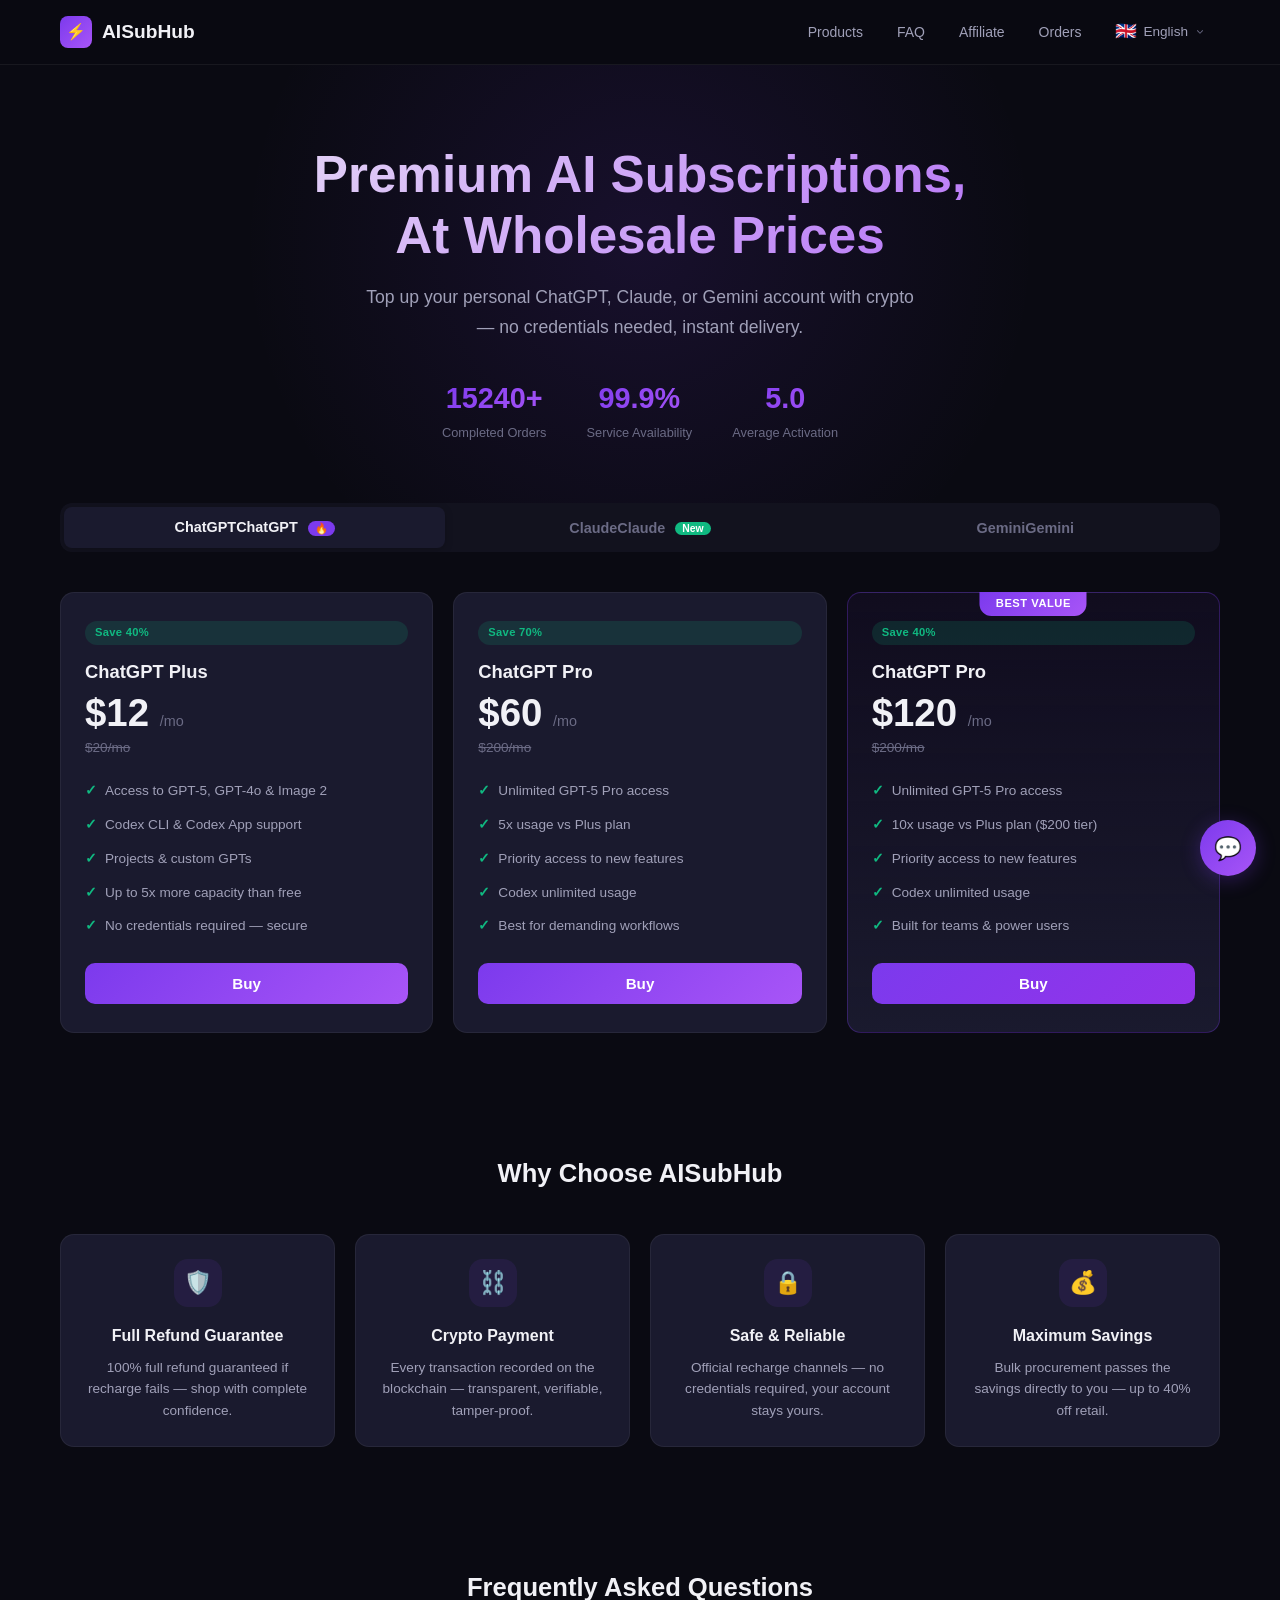
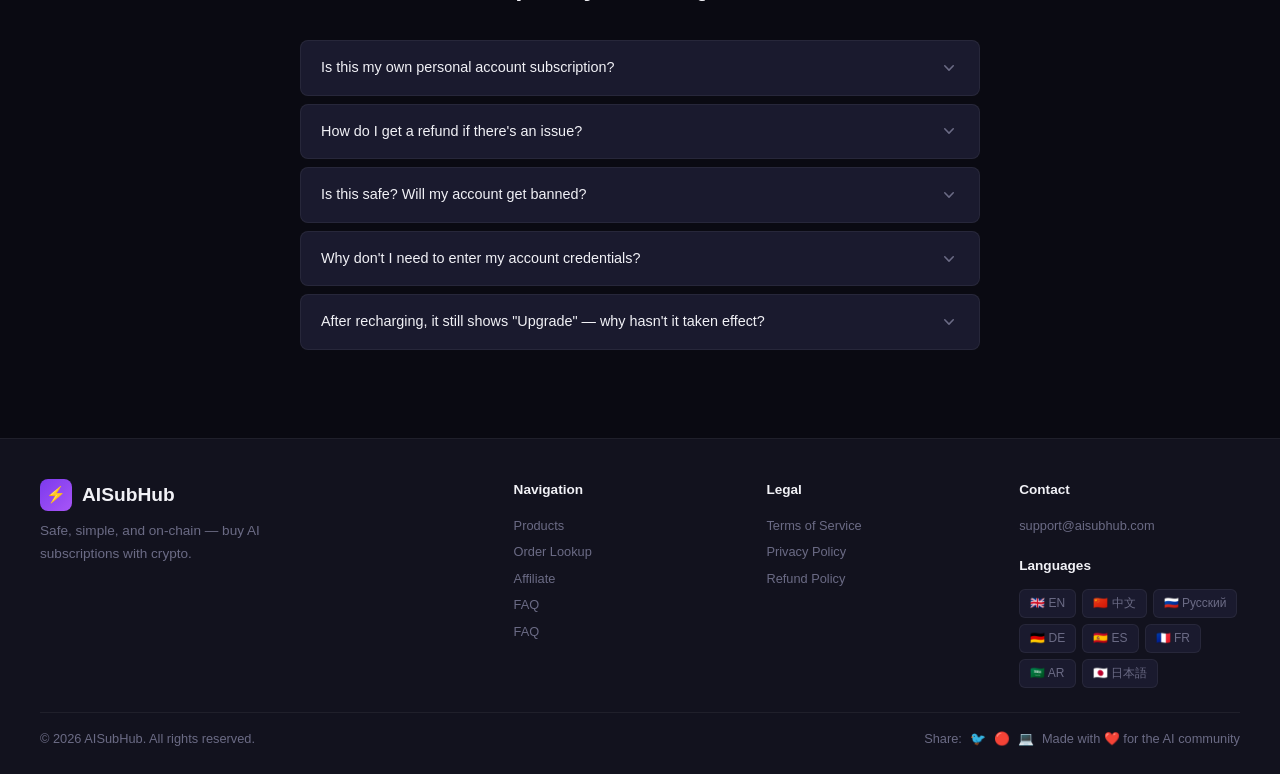
<file: index.html>
<!DOCTYPE html>
<html lang="en" dir="ltr">
<head>
  <meta charset="UTF-8">
  <meta name="viewport" content="width=device-width, initial-scale=1, viewport-fit=cover">
  <meta name="theme-color" content="#7c3aed">

  <title>AISubHub — Premium AI Subscriptions at Wholesale Prices</title>
  <meta name="description" content="Buy cheap ChatGPT Plus, Claude Pro & Gemini Pro subscriptions with crypto. Top up your personal account — no credentials required.">
  <meta name="robots" content="index, follow">

  <meta property="og:type" content="website">
  <meta property="og:title" content="AISubHub — Premium AI Subscriptions at Wholesale Prices">
  <meta property="og:description" content="Buy cheap AI subscriptions with crypto. Personal account top-up, no credentials needed.">
  <meta property="og:url" content="https://aisubhub.pages.dev">
  <meta property="og:image" content="https://aisubhub.pages.dev/og-image.png">
  <meta property="og:image:width" content="1200">
  <meta property="og:image:height" content="630">

  <meta name="twitter:card" content="summary_large_image">
  <meta name="twitter:title" content="AISubHub — Premium AI Subscriptions at Wholesale Prices">
  <meta name="twitter:description" content="Buy cheap AI subscriptions with crypto. Up to 40% off ChatGPT Plus, Claude Pro & Gemini Pro.">

  <link rel="icon" href="data:image/svg+xml,<svg xmlns='http://www.w3.org/2000/svg' viewBox='0 0 32 32'><text y='28' font-size='28'>⚡</text></svg>">

  <link rel="stylesheet" href="css/style.css">
</head>
<body>

  <!-- ==========================================
       Header
       ========================================== -->
  <header class="header" role="banner">
    <div class="header-inner">
      <a href="/" class="logo">
        <span class="logo-icon">⚡</span>
        <span>AISubHub</span>
      </a>

      <nav class="header-nav" id="mobileNav" aria-label="Primary">
        <a href="#products" class="nav-link" data-i18n="nav_products">Products</a>
        <a href="#faq" class="nav-link" data-i18n="nav_faq">FAQ</a>
        <a href="/affiliate" class="nav-link" data-i18n="affiliate">Affiliate</a>
        <a href="#" class="nav-link" data-i18n="nav_orders" rel="nofollow">Orders</a>

        <!-- Language Switcher -->
        <div style="position:relative">
          <button type="button" class="lang-btn" id="langToggle" aria-label="Language">
            <span class="flag">🇬🇧</span>
            <span class="lang-label" style="font-size:0.85rem">English</span>
            <svg width="12" height="12" viewBox="0 0 20 20" fill="currentColor" style="color:var(--text-tertiary)">
              <path fill-rule="evenodd" d="M5.23 7.21a.75.75 0 011.06.02L10 11.06l3.71-3.83a.75.75 0 111.08 1.04l-4.25 4.39a.75.75 0 01-1.08 0L5.21 8.27a.75.75 0 01.02-1.06z" clip-rule="evenodd"/>
            </svg>
          </button>
          <div class="hidden" id="langMenu"
               style="position:absolute;right:0;top:calc(100% + 8px);min-width:150px;background:var(--bg-secondary);border:1px solid var(--border-light);border-radius:12px;padding:6px;z-index:50;box-shadow:var(--shadow-modal)">
            <a href="#" hreflang="en" data-lang="en" class="brand-text" style="display:flex;align-items:center;gap:8px;padding:8px 12px;border-radius:8px;font-size:0.85rem;text-decoration:none;color:var(--text-primary);font-weight:600">🇬🇧 English</a>
            <a href="#" hreflang="zh-CN" data-lang="zh-CN" style="display:flex;align-items:center;gap:8px;padding:8px 12px;border-radius:8px;font-size:0.85rem;text-decoration:none;color:var(--text-secondary)">🇨🇳 中文</a>
            <a href="#" hreflang="ru" data-lang="ru" style="display:flex;align-items:center;gap:8px;padding:8px 12px;border-radius:8px;font-size:0.85rem;text-decoration:none;color:var(--text-secondary)">🇷🇺 Русский</a>
            <a href="#" hreflang="de" data-lang="de" style="display:flex;align-items:center;gap:8px;padding:8px 12px;border-radius:8px;font-size:0.85rem;text-decoration:none;color:var(--text-secondary)">🇩🇪 Deutsch</a>
            <a href="#" hreflang="es" data-lang="es" style="display:flex;align-items:center;gap:8px;padding:8px 12px;border-radius:8px;font-size:0.85rem;text-decoration:none;color:var(--text-secondary)">🇪🇸 Español</a>
            <a href="#" hreflang="fr" data-lang="fr" style="display:flex;align-items:center;gap:8px;padding:8px 12px;border-radius:8px;font-size:0.85rem;text-decoration:none;color:var(--text-secondary)">🇫🇷 Français</a>
            <a href="#" hreflang="ar" data-lang="ar" style="display:flex;align-items:center;gap:8px;padding:8px 12px;border-radius:8px;font-size:0.85rem;text-decoration:none;color:var(--text-secondary)">🇸🇦 العربية</a>
            <a href="#" hreflang="ja" data-lang="ja" style="display:flex;align-items:center;gap:8px;padding:8px 12px;border-radius:8px;font-size:0.85rem;text-decoration:none;color:var(--text-secondary)">🇯🇵 日本語</a>
          </div>
        </div>
      </nav>

      <button class="menu-toggle" id="menuToggle" aria-label="Menu">
        <svg viewBox="0 0 24 24" fill="none" stroke="currentColor" stroke-width="2">
          <path d="M4 6h16M4 12h16M4 18h16"/>
        </svg>
      </button>
    </div>
  </header>

  <!-- ==========================================
       Main
       ========================================== -->
  <main>

    <!-- ==========================================
         Hero
         ========================================== -->
    <section class="hero">
      <div class="hero-bg"></div>
      <h1 data-i18n="hero_title" data-i18n-html="true">Premium AI Subscriptions,<br>At Wholesale Prices</h1>
      <p data-i18n="hero_sub" data-i18n-html="true">Top up your personal ChatGPT, Claude, or Gemini account with crypto — no credentials needed, instant delivery.</p>

      <div class="hero-stats">
        <div class="stat-item">
          <div class="stat-number" data-target="15240" data-int="true" data-suffix="+">0+</div>
          <div class="stat-label" data-i18n="orders_completed">Completed Orders</div>
        </div>
        <div class="stat-item">
          <div class="stat-number" data-target="99.9" data-suffix="%">0%</div>
          <div class="stat-label" data-i18n="service_uptime">Service Availability</div>
        </div>
        <div class="stat-item">
          <div class="stat-number" data-target="5" data-suffix="">0</div>
          <div class="stat-label" data-i18n="avg_activation">Min Average Activation</div>
        </div>
      </div>
    </section>

    <!-- ==========================================
         Products
         ========================================== -->
    <section class="products-section" id="products">
      <!-- Product Tabs -->
      <div class="product-tabs" role="tablist">
        <button class="product-tab active" data-product="chatgpt" role="tab" aria-selected="true">
          <span data-i18n="chatgpt">ChatGPT</span>
          <span class="tab-badge hot">🔥</span>
        </button>
        <button class="product-tab" data-product="claude" role="tab" aria-selected="false">
          <span data-i18n="claude">Claude</span>
          <span class="tab-badge new">New</span>
        </button>
        <button class="product-tab" data-product="gemini" role="tab" aria-selected="false">
          <span data-i18n="gemini">Gemini</span>
        </button>
      </div>

      <!-- Tab Panes -->
      <div class="tab-pane active" id="tab-chatgpt" role="tabpanel">
        <div class="product-grid" id="productGrid"></div>
      </div>
      <div class="tab-pane" id="tab-claude" role="tabpanel">
        <div class="product-grid" data-tab="claude"></div>
      </div>
      <div class="tab-pane" id="tab-gemini" role="tabpanel">
        <div class="product-grid" data-tab="gemini"></div>
      </div>
    </section>

    <!-- ==========================================
         Trust / Why Us
         ========================================== -->
    <section class="trust-section">
      <h2 data-i18n="why_title">Why Choose AISubHub</h2>
      <div class="trust-grid">
        <div class="trust-card">
          <div class="trust-icon">🛡️</div>
          <h3 data-i18n="trust_guarantee">Full Refund Guarantee</h3>
          <p data-i18n="trust_guarantee_desc">100% full refund guaranteed if recharge fails — shop with complete confidence.</p>
        </div>
        <div class="trust-card">
          <div class="trust-icon">⛓️</div>
          <h3 data-i18n="trust_crypto">Crypto Payment</h3>
          <p data-i18n="trust_crypto_desc">Every transaction recorded on the blockchain — transparent, verifiable, tamper-proof.</p>
        </div>
        <div class="trust-card">
          <div class="trust-icon">🔒</div>
          <h3 data-i18n="trust_safe">Safe & Reliable</h3>
          <p data-i18n="trust_safe_desc">Official recharge channels — no credentials required, your account stays yours.</p>
        </div>
        <div class="trust-card">
          <div class="trust-icon">💰</div>
          <h3 data-i18n="trust_savings">Maximum Savings</h3>
          <p data-i18n="trust_savings_desc">Bulk procurement passes the savings directly to you — up to 40% off retail.</p>
        </div>
      </div>
    </section>

    <!-- ==========================================
         FAQ
         ========================================== -->
    <section class="faq-section" id="faq">
      <h2 data-i18n="faq_title">Frequently Asked Questions</h2>
      <div id="faqContainer"></div>
    </section>

  </main>

  <!-- ==========================================
       Footer
       ========================================== -->
  <footer class="footer" role="contentinfo">
    <div class="footer-inner">
      <div class="footer-brand">
        <a href="/" class="logo">
          <span class="logo-icon">⚡</span>
          <span>AISubHub</span>
        </a>
        <p data-i18n="footer_tagline">Safe, simple, and on-chain — buy AI subscriptions with crypto.</p>
      </div>

      <div class="footer-col">
        <h4 data-i18n="footer_nav">Navigation</h4>
        <a href="#products" data-i18n="nav_products">Products</a>
        <a href="#" data-i18n="order_lookup">Order Lookup</a>
        <a href="/affiliate" data-i18n="affiliate">Affiliate</a>
        <a href="/blog/" data-i18n="nav_faq">Blog</a>
        <a href="#faq">FAQ</a>
      </div>

      <div class="footer-col">
        <h4 data-i18n="footer_legal">Legal</h4>
        <a href="#" data-i18n="terms">Terms of Service</a>
        <a href="#" data-i18n="privacy">Privacy Policy</a>
        <a href="#" data-i18n="refund_policy">Refund Policy</a>
      </div>

      <div class="footer-col">
        <h4 data-i18n="footer_contact">Contact</h4>
        <a href="mailto:support@aisubhub.com">support@aisubhub.com</a>
        <h4 style="margin-top:16px" data-i18n="footer_languages">Languages</h4>
        <div class="footer-lang">
          <a href="#" data-lang="en">🇬🇧 EN</a>
          <a href="#" data-lang="zh-CN">🇨🇳 中文</a>
          <a href="#" data-lang="ru">🇷🇺 Русский</a>
          <a href="#" data-lang="de">🇩🇪 DE</a>
          <a href="#" data-lang="es">🇪🇸 ES</a>
          <a href="#" data-lang="fr">🇫🇷 FR</a>
          <a href="#" data-lang="ar">🇸🇦 AR</a>
          <a href="#" data-lang="ja">🇯🇵 日本語</a>
        </div>
      </div>
    </div>

    <div class="footer-bottom">
      <span>&copy; 2026 AISubHub. All rights reserved.</span>
      <span style="display:flex;gap:8px;align-items:center">
        <span data-i18n="share_label">Share:</span>
        <a href="https://twitter.com/intent/tweet?text=Get%20ChatGPT%20Plus%20for%20%2412%2Fmo%20with%20crypto%20%F0%9F%9A%80&url=https://aisubhub.pages.dev" target="_blank" style="color:var(--text-tertiary);text-decoration:none" rel="noopener" aria-label="Share on Twitter">🐦</a>
        <a href="https://reddit.com/submit?url=https://aisubhub.pages.dev&title=ChatGPT+Plus+for+$12+with+Crypto" target="_blank" style="color:var(--text-tertiary);text-decoration:none" rel="noopener" aria-label="Share on Reddit">🔴</a>
        <a href="https://news.ycombinator.com/submitlink?u=https://aisubhub.pages.dev&t=AISubHub" target="_blank" style="color:var(--text-tertiary);text-decoration:none" rel="noopener" aria-label="Share on Hacker News">💻</a>
        Made with ❤️ for the AI community
      </span>
    </div>
  </footer>

  <!-- ==========================================
       Buy Modal
       ========================================== -->
  <div class="modal-overlay" id="modalOverlay" role="dialog" aria-modal="true">
    <div class="modal">
      <div class="modal-header">
        <h2 id="modalTitle" data-i18n="complete_order">Complete Order</h2>
        <button class="modal-close" id="modalClose" aria-label="Close">✕</button>
      </div>
      <div class="modal-body" id="modalBody">
        <!-- Dynamically rendered -->
      </div>
    </div>
  </div>

  <!-- ==========================================
       Support Widget
       ========================================== -->
  <div class="support-widget">
    <button class="support-btn" id="supportBtn" aria-label="Support">💬</button>

    <div class="support-panel" id="supportPanel" role="dialog" aria-label="Support chat">
      <div class="support-panel-header">
        <h3 data-i18n="support_title">Support</h3>
        <button class="support-panel-close" id="supportClose" aria-label="Close">✕</button>
      </div>

      <div class="support-tabs">
        <button class="support-tab active" data-pane="supportMessage" data-i18n="support_message">Message</button>
        <button class="support-tab" data-pane="supportFAQ" data-i18n="support_faq">FAQ</button>
      </div>

      <div class="support-pane active" id="supportMessage">
        <div class="support-form">
          <input type="text" name="name" placeholder="" data-i18n-placeholder="support_name">
          <input type="email" name="email" placeholder="" data-i18n-placeholder="support_email">
          <input type="text" name="subject" placeholder="" data-i18n-placeholder="support_subject">
          <textarea name="body" rows="4" required placeholder="" data-i18n-placeholder="support_message_placeholder"></textarea>
          <button class="support-send-btn" data-i18n="support_send">Send</button>
        </div>
        <p style="font-size:0.75rem;color:var(--text-tertiary);margin-top:8px" data-i18n="support_reply">We reply as soon as we can.</p>
      </div>

      <div class="support-pane" id="supportFAQ">
        <div class="support-faq-item">
          <div class="support-faq-q">
            <span data-i18n="faq_q_0">Is this my own personal account subscription?</span>
            <span class="support-faq-toggle">+</span>
          </div>
          <div class="support-faq-a" data-i18n="faq_a_0">Yes, it's credited directly to your personal account — not a shared account.</div>
        </div>
        <div class="support-faq-item">
          <div class="support-faq-q">
            <span data-i18n="sfq_q_refund">How do I get a refund?</span>
            <span class="support-faq-toggle">+</span>
          </div>
          <div class="support-faq-a" data-i18n="sfq_a_refund">Go to Order Lookup → enter your contact info → copy the order number and contact Support.</div>
        </div>
        <div class="support-faq-item">
          <div class="support-faq-q">
            <span data-i18n="sfq_q_safe">Is it safe? Will my account get banned?</span>
            <span class="support-faq-toggle">+</span>
          </div>
          <div class="support-faq-a" data-i18n="sfq_a_safe">We use official channels. No credentials needed. If recharge fails, immediate refund.</div>
        </div>
      </div>
    </div>
  </div>

  <!-- ==========================================
       Toast
       ========================================== -->
  <div class="toast" id="toast"></div>

  <!-- ==========================================
       Scripts
       ========================================== -->
  <script src="js/app.js"></script>
</body>
</html>
</file>
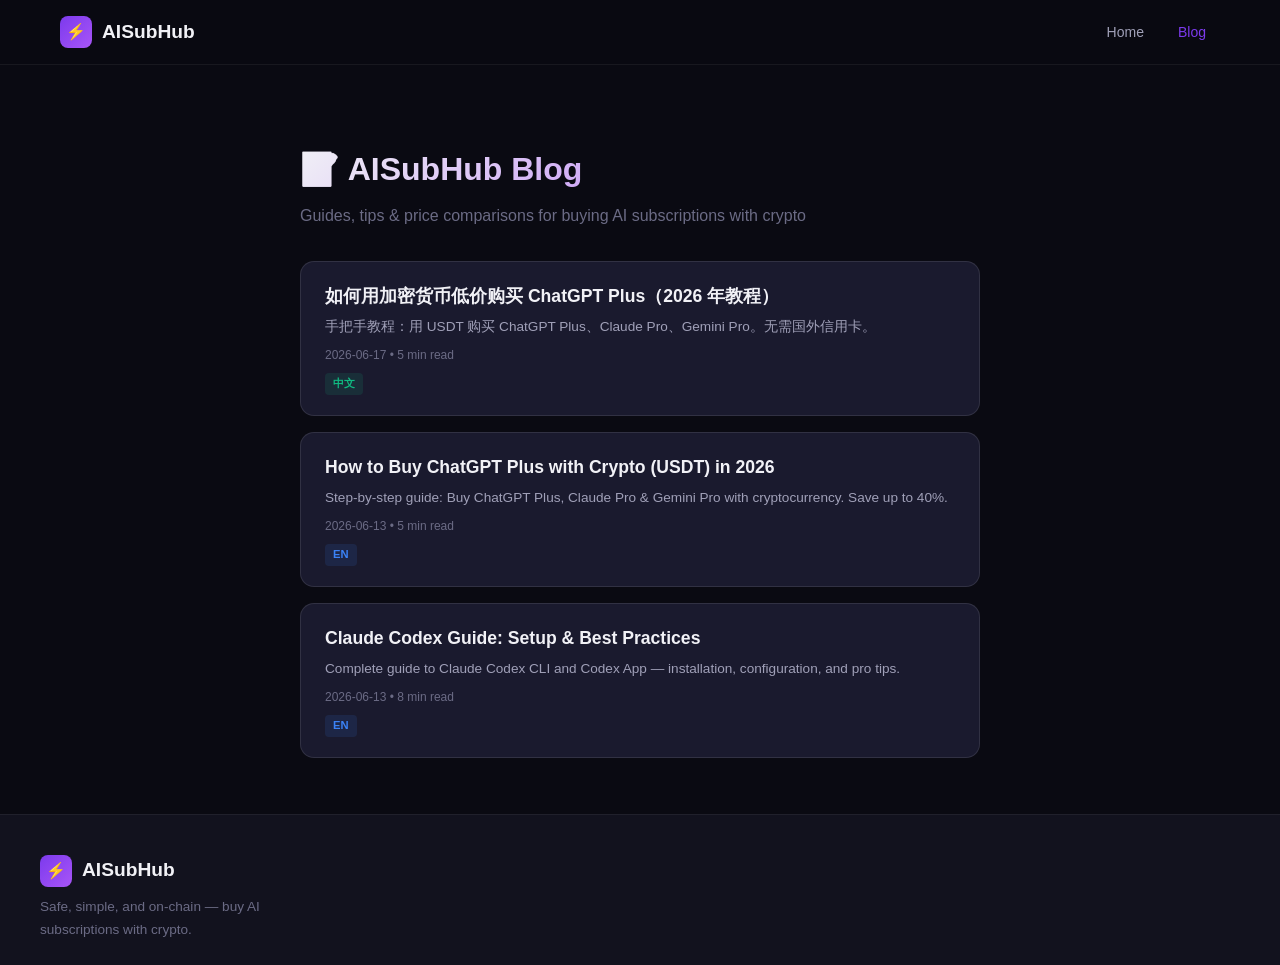
<file: blog/index.html>
<!DOCTYPE html>
<html lang="en">
<head>
  <meta charset="UTF-8">
  <meta name="viewport" content="width=device-width, initial-scale=1">
  <title>AISubHub Blog — AI Subscription Guides & Tips</title>
  <meta name="description" content="Learn how to buy ChatGPT Plus, Claude Pro & Gemini Pro with cryptocurrency. Step-by-step guides, price comparisons, and tips.">
  <meta name="robots" content="index, follow">
  <link rel="canonical" href="https://aisubhub.pages.dev/blog/">
  <link rel="stylesheet" href="../css/style.css">
  <style>
    .blog-page { max-width: 720px; margin: 0 auto; padding: 80px 20px 40px; }
    .blog-page h1 { font-size: 2rem; margin-bottom: 8px; background: linear-gradient(135deg, #f1f1f6 0%, #a855f7 100%); -webkit-background-clip: text; -webkit-text-fill-color: transparent; }
    .blog-page .subtitle { color: var(--text-tertiary); margin-bottom: 32px; }
    .blog-card { background: var(--bg-card); border: 1px solid var(--border-light); border-radius: var(--radius-md); padding: 20px 24px; margin-bottom: 16px; display: block; text-decoration: none; transition: all 0.2s; }
    .blog-card:hover { border-color: var(--accent); transform: translateY(-2px); }
    .blog-card h2 { font-size: 1.1rem; color: var(--text-primary); margin-bottom: 6px; }
    .blog-card p { color: var(--text-secondary); font-size: 0.85rem; line-height: 1.6; margin: 0; }
    .blog-card .meta { color: var(--text-tertiary); font-size: 0.75rem; margin-top: 8px; }
    .blog-card .lang-tag { display: inline-block; padding: 2px 8px; border-radius: 4px; font-size: 0.7rem; font-weight: 600; margin-top: 8px; }
    .lang-tag.en { background: rgba(59,130,246,0.12); color: #3b82f6; }
    .lang-tag.zh { background: rgba(16,185,129,0.12); color: #10b981; }
  </style>
</head>
<body>
  <header class="header">
    <div class="header-inner">
      <a href="/" class="logo"><span class="logo-icon">⚡</span><span>AISubHub</span></a>
      <nav class="header-nav">
        <a href="/" class="nav-link">Home</a>
        <a href="/blog/" class="nav-link" style="color:var(--accent)">Blog</a>
      </nav>
    </div>
  </header>

  <main>
    <div class="blog-page">
      <h1>📝 AISubHub Blog</h1>
      <p class="subtitle">Guides, tips & price comparisons for buying AI subscriptions with crypto</p>

      <a class="blog-card" href="/blog-zh">
        <h2>如何用加密货币低价购买 ChatGPT Plus（2026 年教程）</h2>
        <p>手把手教程：用 USDT 购买 ChatGPT Plus、Claude Pro、Gemini Pro。无需国外信用卡。</p>
        <div class="meta">2026-06-17 • 5 min read</div>
        <span class="lang-tag zh">中文</span>
      </a>

      <a class="blog-card" href="/blog/">
        <h2>How to Buy ChatGPT Plus with Crypto (USDT) in 2026</h2>
        <p>Step-by-step guide: Buy ChatGPT Plus, Claude Pro & Gemini Pro with cryptocurrency. Save up to 40%.</p>
        <div class="meta">2026-06-13 • 5 min read</div>
        <span class="lang-tag en">EN</span>
      </a>

      <a class="blog-card" href="/codex-guide">
        <h2>Claude Codex Guide: Setup & Best Practices</h2>
        <p>Complete guide to Claude Codex CLI and Codex App — installation, configuration, and pro tips.</p>
        <div class="meta">2026-06-13 • 8 min read</div>
        <span class="lang-tag en">EN</span>
      </a>
    </div>
  </main>

  <footer class="footer">
    <div class="footer-inner">
      <div class="footer-brand">
        <a href="/" class="logo"><span class="logo-icon">⚡</span><span>AISubHub</span></a>
        <p>Safe, simple, and on-chain — buy AI subscriptions with crypto.</p>
      </div>
    </div>
  </footer>
</body>
</html>
</file>
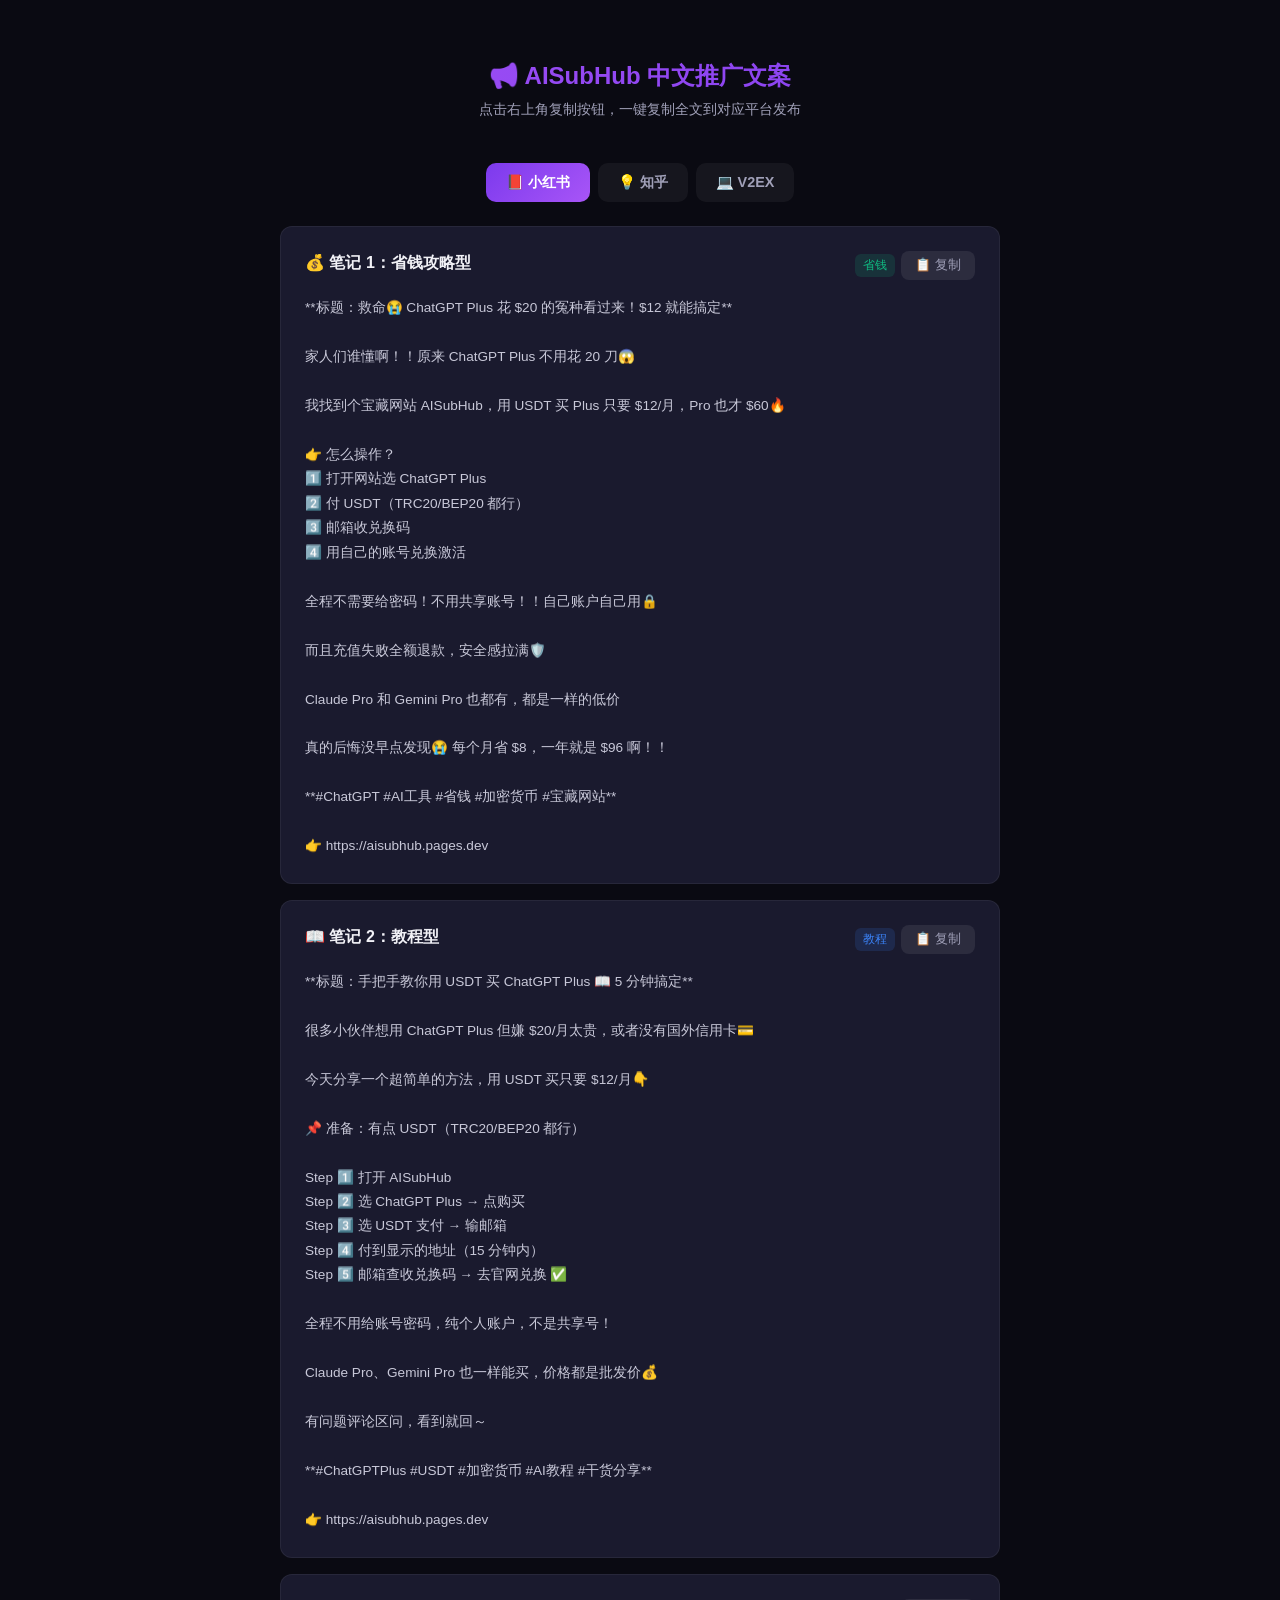
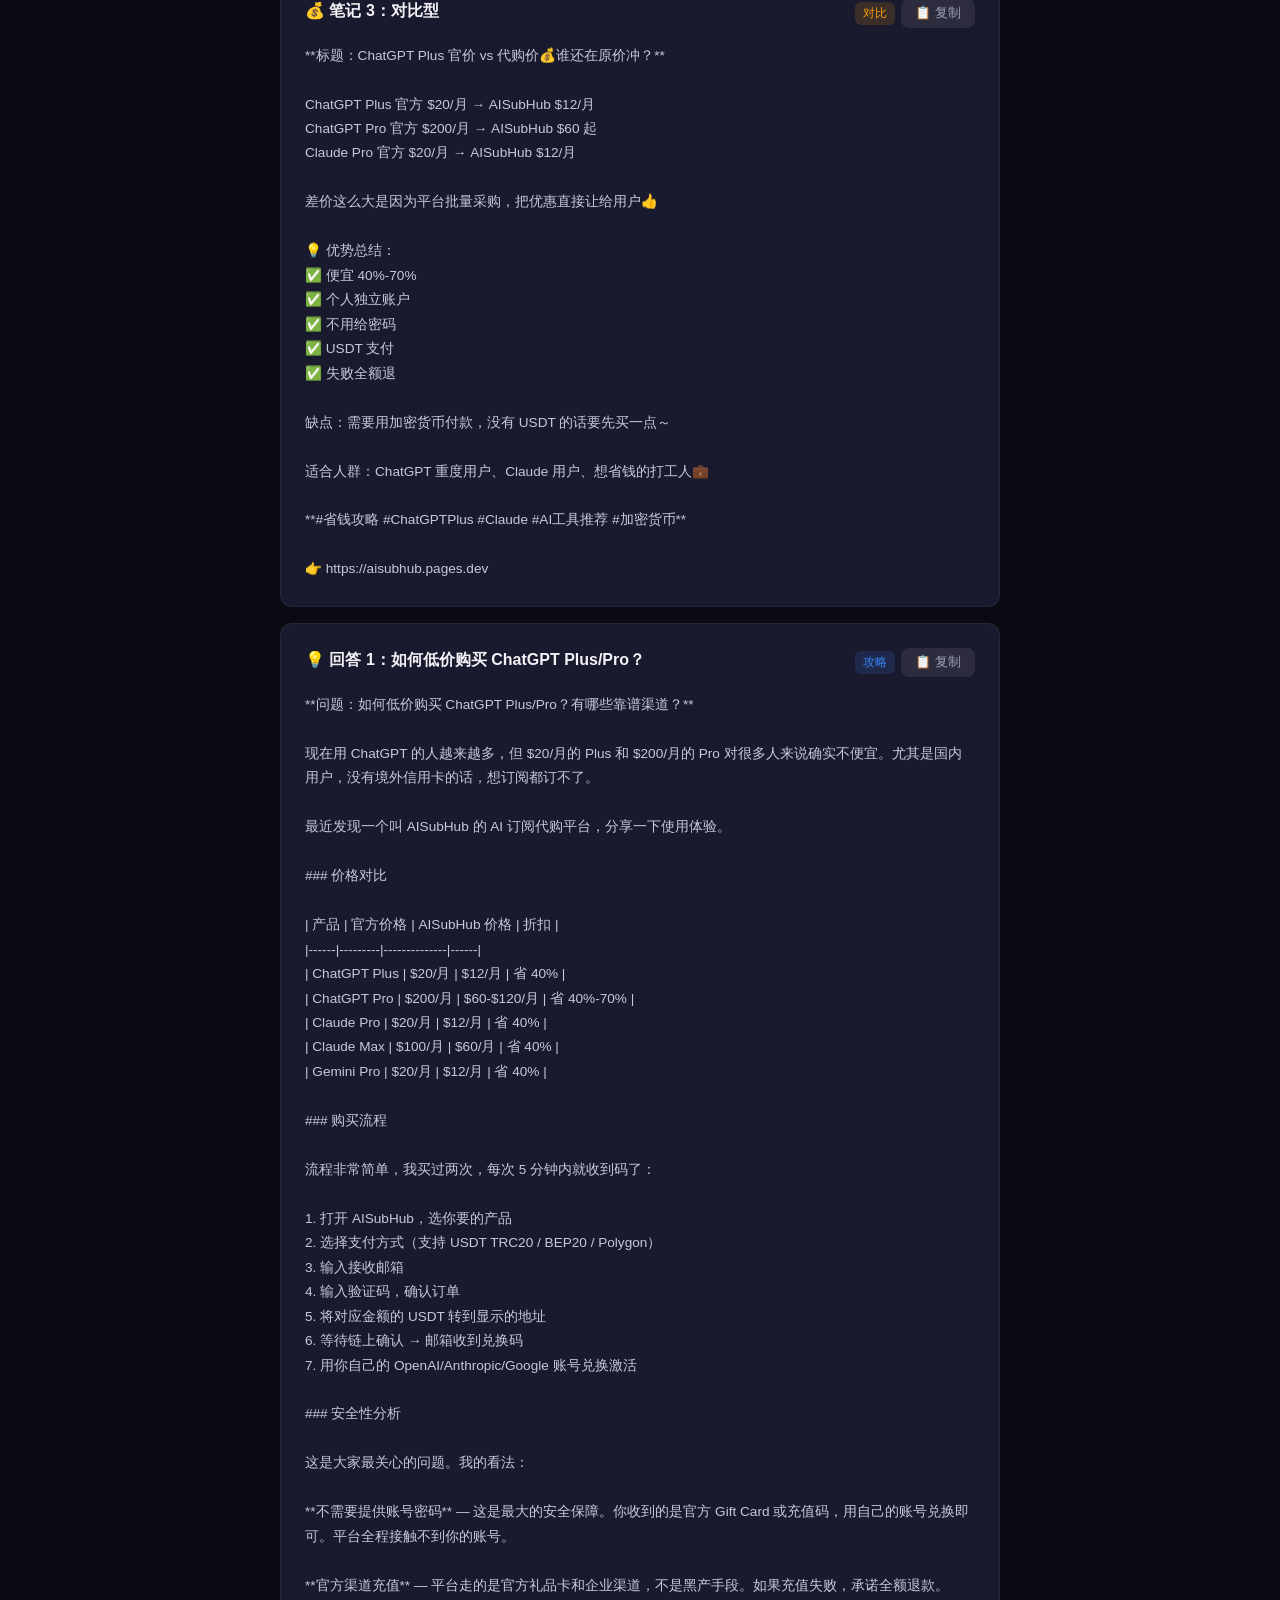
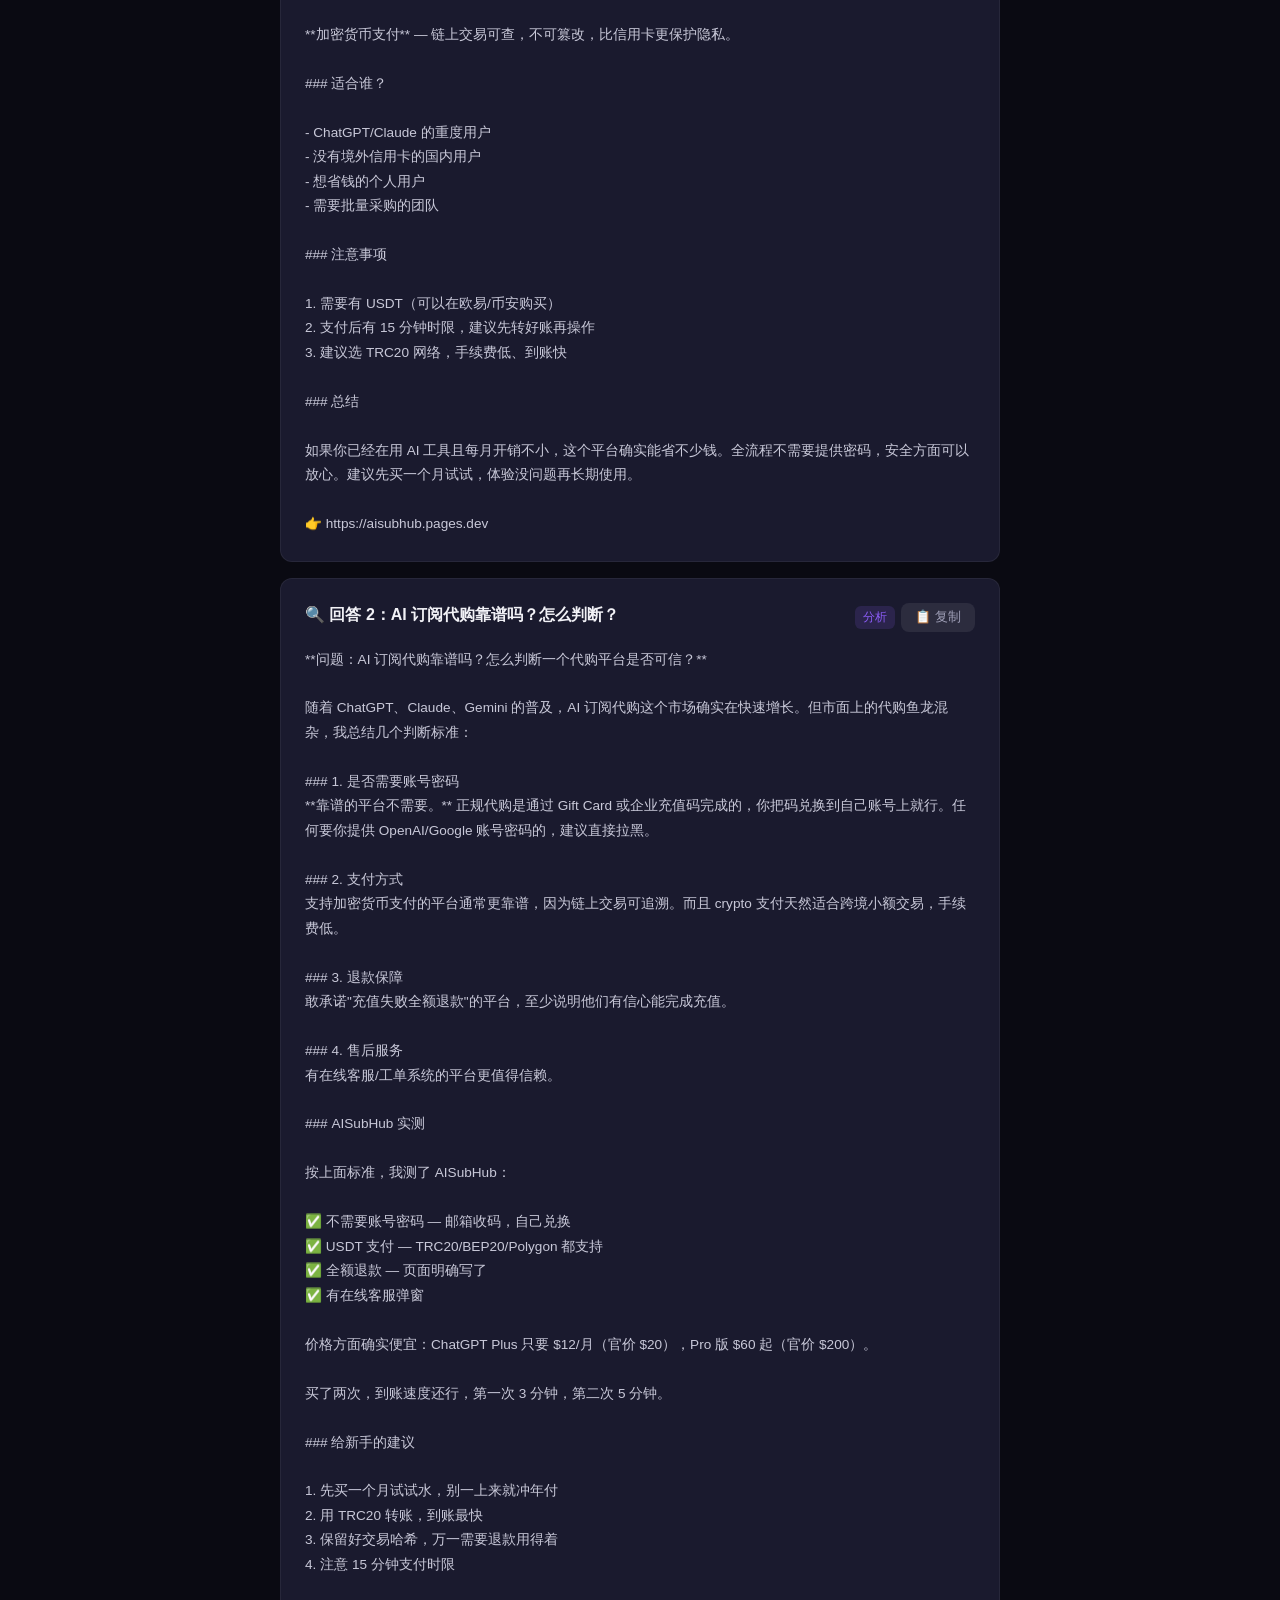
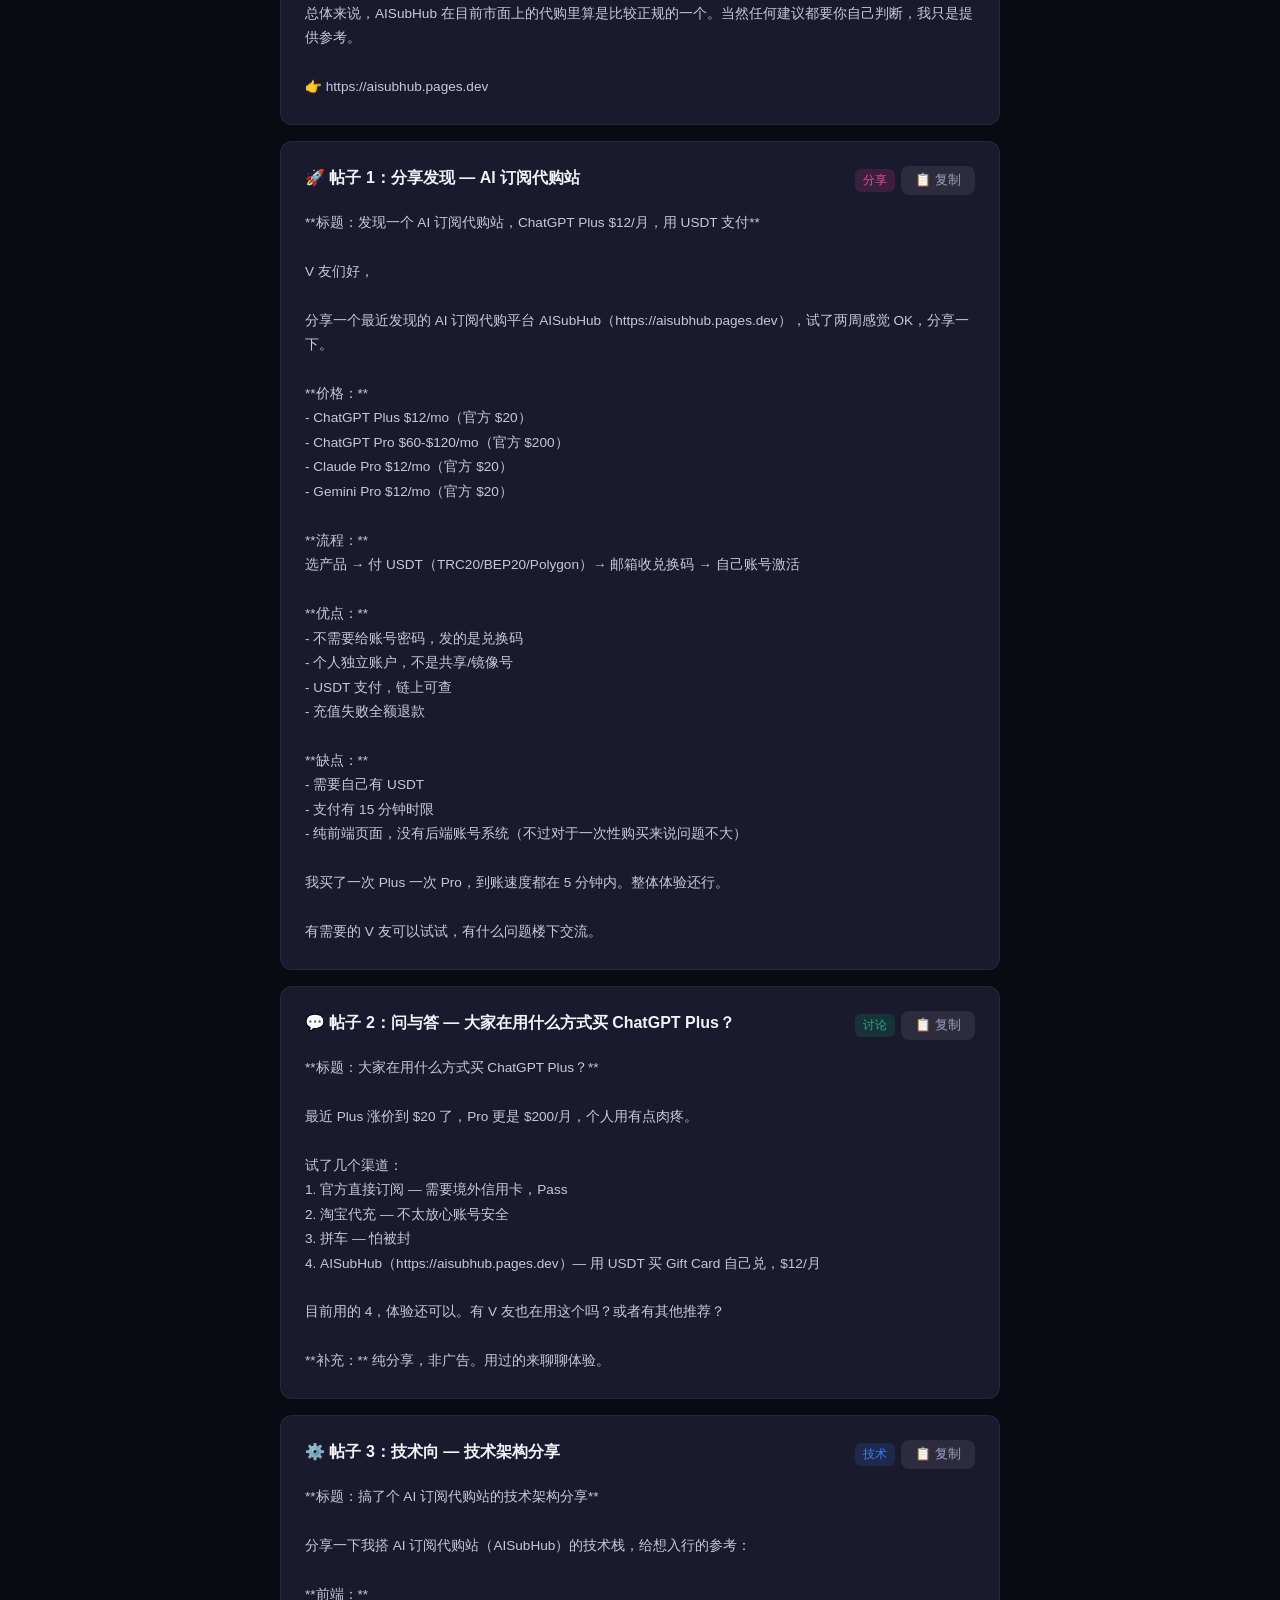
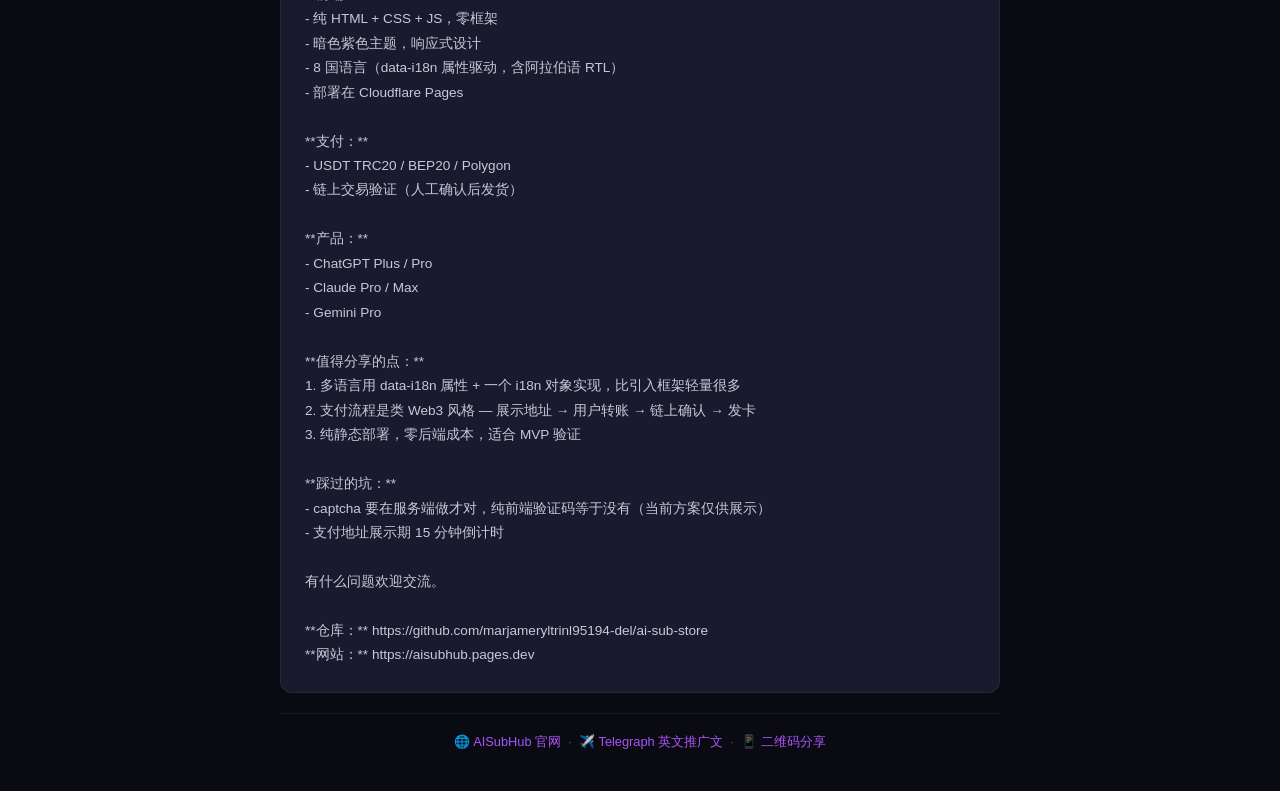
<file: promo-cn/index.html>
<!DOCTYPE html>
<html lang="zh-CN">
<head>
  <meta charset="UTF-8">
  <meta name="viewport" content="width=device-width, initial-scale=1">
  <title>AISubHub 中文推广文案总览</title>
  <style>
    * { margin: 0; padding: 0; box-sizing: border-box; }
    body { font-family: -apple-system, 'PingFang SC', 'Microsoft YaHei', sans-serif; background: #0a0a12; color: #f1f1f6; padding: 20px; }
    .header { text-align: center; padding: 40px 0 20px; }
    .header h1 { font-size: 1.5rem; background: linear-gradient(135deg, #a855f7, #7c3aed); -webkit-background-clip: text; -webkit-text-fill-color: transparent; }
    .header p { color: #a0a0b8; margin-top: 8px; font-size: 0.9rem; }
    .platform-tabs { display: flex; gap: 8px; justify-content: center; margin: 24px 0; flex-wrap: wrap; }
    .platform-tab { padding: 10px 20px; border-radius: 10px; border: none; cursor: pointer; font-weight: 600; font-size: 0.9rem; background: rgba(255,255,255,0.05); color: #a0a0b8; transition: all 0.2s; }
    .platform-tab:hover { background: rgba(255,255,255,0.1); }
    .platform-tab.active { background: linear-gradient(135deg, #7c3aed, #a855f7); color: white; }
    .content { max-width: 720px; margin: 0 auto; }
    .post { display: none; background: #1a1a2e; border-radius: 12px; padding: 24px; margin-bottom: 16px; border: 1px solid rgba(255,255,255,0.06); }
    .post.active { display: block; }
    .post-header { display: flex; justify-content: space-between; align-items: flex-start; margin-bottom: 16px; gap: 12px; }
    .post-title { font-size: 1rem; font-weight: 600; line-height: 1.5; flex: 1; }
    .post-type { font-size: 0.75rem; padding: 3px 8px; border-radius: 6px; white-space: nowrap; }
    .post-type.save { background: rgba(16,185,129,0.15); color: #10b981; }
    .post-type.tutorial { background: rgba(59,130,246,0.15); color: #3b82f6; }
    .post-type.compare { background: rgba(245,158,11,0.15); color: #f59e0b; }
    .post-type.analysis { background: rgba(139,92,246,0.15); color: #8b5cf6; }
    .post-type.share { background: rgba(236,72,153,0.15); color: #ec4899; }
    .post-type.qa { background: rgba(16,185,129,0.15); color: #10b981; }
    .post-type.tech { background: rgba(59,130,246,0.15); color: #3b82f6; }
    .copy-btn { background: rgba(255,255,255,0.08); border: none; color: #a0a0b8; padding: 6px 14px; border-radius: 8px; font-size: 0.8rem; cursor: pointer; white-space: nowrap; font-weight: 500; }
    .copy-btn:hover { background: rgba(255,255,255,0.15); color: white; }
    .copy-btn.copied { background: rgba(16,185,129,0.2); color: #10b981; }
    pre { white-space: pre-wrap; word-wrap: break-word; font-family: inherit; font-size: 0.85rem; line-height: 1.8; color: #c8c8d8; }
    .note { max-width: 720px; margin: 20px auto; font-size: 0.8rem; color: #555; text-align: center; border-top: 1px solid rgba(255,255,255,0.06); padding-top: 20px; }
    .note a { color: #a855f7; text-decoration: none; }
  </style>
</head>
<body>

<div class="header">
  <h1>📢 AISubHub 中文推广文案</h1>
  <p>点击右上角复制按钮，一键复制全文到对应平台发布</p>
</div>

<div class="platform-tabs">
  <button class="platform-tab active" onclick="switchPlatform('xiaohongshu')">📕 小红书</button>
  <button class="platform-tab" onclick="switchPlatform('zhihu')">💡 知乎</button>
  <button class="platform-tab" onclick="switchPlatform('v2ex')">💻 V2EX</button>
</div>

<div class="content">

<!-- ========== 小红书 ========== -->
<div id="xiaohongshu-posts" class="platform-content active">

  <div class="post active">
    <div class="post-header">
      <div class="post-title">💰 笔记 1：省钱攻略型</div>
      <span style="display:flex;gap:6px;flex-wrap:wrap;align-items:center">
        <span class="post-type save">省钱</span>
        <button class="copy-btn" onclick="copyPost(this, 'xhs-1')">📋 复制</button>
      </span>
    </div>
    <pre id="xhs-1">**标题：救命😭 ChatGPT Plus 花 $20 的冤种看过来！$12 就能搞定**

家人们谁懂啊！！原来 ChatGPT Plus 不用花 20 刀😱

我找到个宝藏网站 AISubHub，用 USDT 买 Plus 只要 $12/月，Pro 也才 $60🔥

👉 怎么操作？
1️⃣ 打开网站选 ChatGPT Plus
2️⃣ 付 USDT（TRC20/BEP20 都行）
3️⃣ 邮箱收兑换码
4️⃣ 用自己的账号兑换激活

全程不需要给密码！不用共享账号！！自己账户自己用🔒

而且充值失败全额退款，安全感拉满🛡️

Claude Pro 和 Gemini Pro 也都有，都是一样的低价

真的后悔没早点发现😭 每个月省 $8，一年就是 $96 啊！！

**#ChatGPT #AI工具 #省钱 #加密货币 #宝藏网站**

👉 https://aisubhub.pages.dev</pre>
  </div>

  <div class="post active">
    <div class="post-header">
      <div class="post-title">📖 笔记 2：教程型</div>
      <span style="display:flex;gap:6px;flex-wrap:wrap;align-items:center">
        <span class="post-type tutorial">教程</span>
        <button class="copy-btn" onclick="copyPost(this, 'xhs-2')">📋 复制</button>
      </span>
    </div>
    <pre id="xhs-2">**标题：手把手教你用 USDT 买 ChatGPT Plus 📖 5 分钟搞定**

很多小伙伴想用 ChatGPT Plus 但嫌 $20/月太贵，或者没有国外信用卡💳

今天分享一个超简单的方法，用 USDT 买只要 $12/月👇

📌 准备：有点 USDT（TRC20/BEP20 都行）

Step 1️⃣ 打开 AISubHub
Step 2️⃣ 选 ChatGPT Plus → 点购买
Step 3️⃣ 选 USDT 支付 → 输邮箱
Step 4️⃣ 付到显示的地址（15 分钟内）
Step 5️⃣ 邮箱查收兑换码 → 去官网兑换 ✅

全程不用给账号密码，纯个人账户，不是共享号！

Claude Pro、Gemini Pro 也一样能买，价格都是批发价💰

有问题评论区问，看到就回～

**#ChatGPTPlus #USDT #加密货币 #AI教程 #干货分享**

👉 https://aisubhub.pages.dev</pre>
  </div>

  <div class="post active">
    <div class="post-header">
      <div class="post-title">💰 笔记 3：对比型</div>
      <span style="display:flex;gap:6px;flex-wrap:wrap;align-items:center">
        <span class="post-type compare">对比</span>
        <button class="copy-btn" onclick="copyPost(this, 'xhs-3')">📋 复制</button>
      </span>
    </div>
    <pre id="xhs-3">**标题：ChatGPT Plus 官价 vs 代购价💰谁还在原价冲？**

ChatGPT Plus 官方 $20/月 → AISubHub $12/月
ChatGPT Pro 官方 $200/月 → AISubHub $60 起
Claude Pro 官方 $20/月 → AISubHub $12/月

差价这么大是因为平台批量采购，把优惠直接让给用户👍

💡 优势总结：
✅ 便宜 40%-70%
✅ 个人独立账户
✅ 不用给密码
✅ USDT 支付
✅ 失败全额退

缺点：需要用加密货币付款，没有 USDT 的话要先买一点～

适合人群：ChatGPT 重度用户、Claude 用户、想省钱的打工人💼

**#省钱攻略 #ChatGPTPlus #Claude #AI工具推荐 #加密货币**

👉 https://aisubhub.pages.dev</pre>
  </div>

</div>

<!-- ========== 知乎 ========== -->
<div id="zhihu-posts" class="platform-content">

  <div class="post active">
    <div class="post-header">
      <div class="post-title">💡 回答 1：如何低价购买 ChatGPT Plus/Pro？</div>
      <span style="display:flex;gap:6px;flex-wrap:wrap;align-items:center">
        <span class="post-type tutorial">攻略</span>
        <button class="copy-btn" onclick="copyPost(this, 'zhihu-1')">📋 复制</button>
      </span>
    </div>
    <pre id="zhihu-1">**问题：如何低价购买 ChatGPT Plus/Pro？有哪些靠谱渠道？**

现在用 ChatGPT 的人越来越多，但 $20/月的 Plus 和 $200/月的 Pro 对很多人来说确实不便宜。尤其是国内用户，没有境外信用卡的话，想订阅都订不了。

最近发现一个叫 AISubHub 的 AI 订阅代购平台，分享一下使用体验。

### 价格对比

| 产品 | 官方价格 | AISubHub 价格 | 折扣 |
|------|---------|--------------|------|
| ChatGPT Plus | $20/月 | $12/月 | 省 40% |
| ChatGPT Pro | $200/月 | $60-$120/月 | 省 40%-70% |
| Claude Pro | $20/月 | $12/月 | 省 40% |
| Claude Max | $100/月 | $60/月 | 省 40% |
| Gemini Pro | $20/月 | $12/月 | 省 40% |

### 购买流程

流程非常简单，我买过两次，每次 5 分钟内就收到码了：

1. 打开 AISubHub，选你要的产品
2. 选择支付方式（支持 USDT TRC20 / BEP20 / Polygon）
3. 输入接收邮箱
4. 输入验证码，确认订单
5. 将对应金额的 USDT 转到显示的地址
6. 等待链上确认 → 邮箱收到兑换码
7. 用你自己的 OpenAI/Anthropic/Google 账号兑换激活

### 安全性分析

这是大家最关心的问题。我的看法：

**不需要提供账号密码** — 这是最大的安全保障。你收到的是官方 Gift Card 或充值码，用自己的账号兑换即可。平台全程接触不到你的账号。

**官方渠道充值** — 平台走的是官方礼品卡和企业渠道，不是黑产手段。如果充值失败，承诺全额退款。

**加密货币支付** — 链上交易可查，不可篡改，比信用卡更保护隐私。

### 适合谁？

- ChatGPT/Claude 的重度用户
- 没有境外信用卡的国内用户
- 想省钱的个人用户
- 需要批量采购的团队

### 注意事项

1. 需要有 USDT（可以在欧易/币安购买）
2. 支付后有 15 分钟时限，建议先转好账再操作
3. 建议选 TRC20 网络，手续费低、到账快

### 总结

如果你已经在用 AI 工具且每月开销不小，这个平台确实能省不少钱。全流程不需要提供密码，安全方面可以放心。建议先买一个月试试，体验没问题再长期使用。

👉 https://aisubhub.pages.dev</pre>
  </div>

  <div class="post active">
    <div class="post-header">
      <div class="post-title">🔍 回答 2：AI 订阅代购靠谱吗？怎么判断？</div>
      <span style="display:flex;gap:6px;flex-wrap:wrap;align-items:center">
        <span class="post-type analysis">分析</span>
        <button class="copy-btn" onclick="copyPost(this, 'zhihu-2')">📋 复制</button>
      </span>
    </div>
    <pre id="zhihu-2">**问题：AI 订阅代购靠谱吗？怎么判断一个代购平台是否可信？**

随着 ChatGPT、Claude、Gemini 的普及，AI 订阅代购这个市场确实在快速增长。但市面上的代购鱼龙混杂，我总结几个判断标准：

### 1. 是否需要账号密码
**靠谱的平台不需要。** 正规代购是通过 Gift Card 或企业充值码完成的，你把码兑换到自己账号上就行。任何要你提供 OpenAI/Google 账号密码的，建议直接拉黑。

### 2. 支付方式
支持加密货币支付的平台通常更靠谱，因为链上交易可追溯。而且 crypto 支付天然适合跨境小额交易，手续费低。

### 3. 退款保障
敢承诺"充值失败全额退款"的平台，至少说明他们有信心能完成充值。

### 4. 售后服务
有在线客服/工单系统的平台更值得信赖。

### AISubHub 实测

按上面标准，我测了 AISubHub：

✅ 不需要账号密码 — 邮箱收码，自己兑换
✅ USDT 支付 — TRC20/BEP20/Polygon 都支持
✅ 全额退款 — 页面明确写了
✅ 有在线客服弹窗

价格方面确实便宜：ChatGPT Plus 只要 $12/月（官价 $20），Pro 版 $60 起（官价 $200）。

买了两次，到账速度还行，第一次 3 分钟，第二次 5 分钟。

### 给新手的建议

1. 先买一个月试试水，别一上来就冲年付
2. 用 TRC20 转账，到账最快
3. 保留好交易哈希，万一需要退款用得着
4. 注意 15 分钟支付时限

总体来说，AISubHub 在目前市面上的代购里算是比较正规的一个。当然任何建议都要你自己判断，我只是提供参考。

👉 https://aisubhub.pages.dev</pre>
  </div>

</div>

<!-- ========== V2EX ========== -->
<div id="v2ex-posts" class="platform-content">

  <div class="post active">
    <div class="post-header">
      <div class="post-title">🚀 帖子 1：分享发现 — AI 订阅代购站</div>
      <span style="display:flex;gap:6px;flex-wrap:wrap;align-items:center">
        <span class="post-type share">分享</span>
        <button class="copy-btn" onclick="copyPost(this, 'v2ex-1')">📋 复制</button>
      </span>
    </div>
    <pre id="v2ex-1">**标题：发现一个 AI 订阅代购站，ChatGPT Plus $12/月，用 USDT 支付**

V 友们好，

分享一个最近发现的 AI 订阅代购平台 AISubHub（https://aisubhub.pages.dev），试了两周感觉 OK，分享一下。

**价格：**
- ChatGPT Plus $12/mo（官方 $20）
- ChatGPT Pro $60-$120/mo（官方 $200）
- Claude Pro $12/mo（官方 $20）
- Gemini Pro $12/mo（官方 $20）

**流程：**
选产品 → 付 USDT（TRC20/BEP20/Polygon）→ 邮箱收兑换码 → 自己账号激活

**优点：**
- 不需要给账号密码，发的是兑换码
- 个人独立账户，不是共享/镜像号
- USDT 支付，链上可查
- 充值失败全额退款

**缺点：**
- 需要自己有 USDT
- 支付有 15 分钟时限
- 纯前端页面，没有后端账号系统（不过对于一次性购买来说问题不大）

我买了一次 Plus 一次 Pro，到账速度都在 5 分钟内。整体体验还行。

有需要的 V 友可以试试，有什么问题楼下交流。</pre>
  </div>

  <div class="post active">
    <div class="post-header">
      <div class="post-title">💬 帖子 2：问与答 — 大家在用什么方式买 ChatGPT Plus？</div>
      <span style="display:flex;gap:6px;flex-wrap:wrap;align-items:center">
        <span class="post-type qa">讨论</span>
        <button class="copy-btn" onclick="copyPost(this, 'v2ex-2')">📋 复制</button>
      </span>
    </div>
    <pre id="v2ex-2">**标题：大家在用什么方式买 ChatGPT Plus？**

最近 Plus 涨价到 $20 了，Pro 更是 $200/月，个人用有点肉疼。

试了几个渠道：
1. 官方直接订阅 — 需要境外信用卡，Pass
2. 淘宝代充 — 不太放心账号安全
3. 拼车 — 怕被封
4. AISubHub（https://aisubhub.pages.dev）— 用 USDT 买 Gift Card 自己兑，$12/月

目前用的 4，体验还可以。有 V 友也在用这个吗？或者有其他推荐？

**补充：** 纯分享，非广告。用过的来聊聊体验。</pre>
  </div>

  <div class="post active">
    <div class="post-header">
      <div class="post-title">⚙️ 帖子 3：技术向 — 技术架构分享</div>
      <span style="display:flex;gap:6px;flex-wrap:wrap;align-items:center">
        <span class="post-type tech">技术</span>
        <button class="copy-btn" onclick="copyPost(this, 'v2ex-3')">📋 复制</button>
      </span>
    </div>
    <pre id="v2ex-3">**标题：搞了个 AI 订阅代购站的技术架构分享**

分享一下我搭 AI 订阅代购站（AISubHub）的技术栈，给想入行的参考：

**前端：**
- 纯 HTML + CSS + JS，零框架
- 暗色紫色主题，响应式设计
- 8 国语言（data-i18n 属性驱动，含阿拉伯语 RTL）
- 部署在 Cloudflare Pages

**支付：**
- USDT TRC20 / BEP20 / Polygon
- 链上交易验证（人工确认后发货）

**产品：**
- ChatGPT Plus / Pro
- Claude Pro / Max
- Gemini Pro

**值得分享的点：**
1. 多语言用 data-i18n 属性 + 一个 i18n 对象实现，比引入框架轻量很多
2. 支付流程是类 Web3 风格 — 展示地址 → 用户转账 → 链上确认 → 发卡
3. 纯静态部署，零后端成本，适合 MVP 验证

**踩过的坑：**
- captcha 要在服务端做才对，纯前端验证码等于没有（当前方案仅供展示）
- 支付地址展示期 15 分钟倒计时

有什么问题欢迎交流。

**仓库：** https://github.com/marjameryltrinl95194-del/ai-sub-store
**网站：** https://aisubhub.pages.dev</pre>
  </div>

</div>

</div>

<div class="note">
  <a href="https://aisubhub.pages.dev" target="_blank">🌐 AISubHub 官网</a>
  &nbsp;·&nbsp;
  <a href="https://telegra.ph/Buy-ChatGPT-Plus-with-Crypto--Save-40-06-16" target="_blank">✈️ Telegraph 英文推广文</a>
  &nbsp;·&nbsp;
  <a href="../promo-qr.html" target="_blank">📱 二维码分享</a>
</div>

<script>
function switchPlatform(name) {
  document.querySelectorAll('.platform-tab').forEach(t => t.classList.remove('active'));
  event.target.classList.add('active');
  document.querySelectorAll('.platform-content').forEach(c => c.classList.remove('active'));
  document.getElementById(name + '-posts').classList.add('active');
}

function copyPost(btn, id) {
  const text = document.getElementById(id).textContent;
  navigator.clipboard.writeText(text).then(() => {
    btn.textContent = '✅ 已复制';
    btn.classList.add('copied');
    setTimeout(() => { btn.textContent = '📋 复制'; btn.classList.remove('copied'); }, 2000);
  }).catch(() => {
    // Fallback
    const textarea = document.createElement('textarea');
    textarea.value = text;
    document.body.appendChild(textarea);
    textarea.select();
    document.execCommand('copy');
    document.body.removeChild(textarea);
    btn.textContent = '✅ 已复制';
    btn.classList.add('copied');
    setTimeout(() => { btn.textContent = '📋 复制'; btn.classList.remove('copied'); }, 2000);
  });
}
</script>

</body>
</html>
</file>
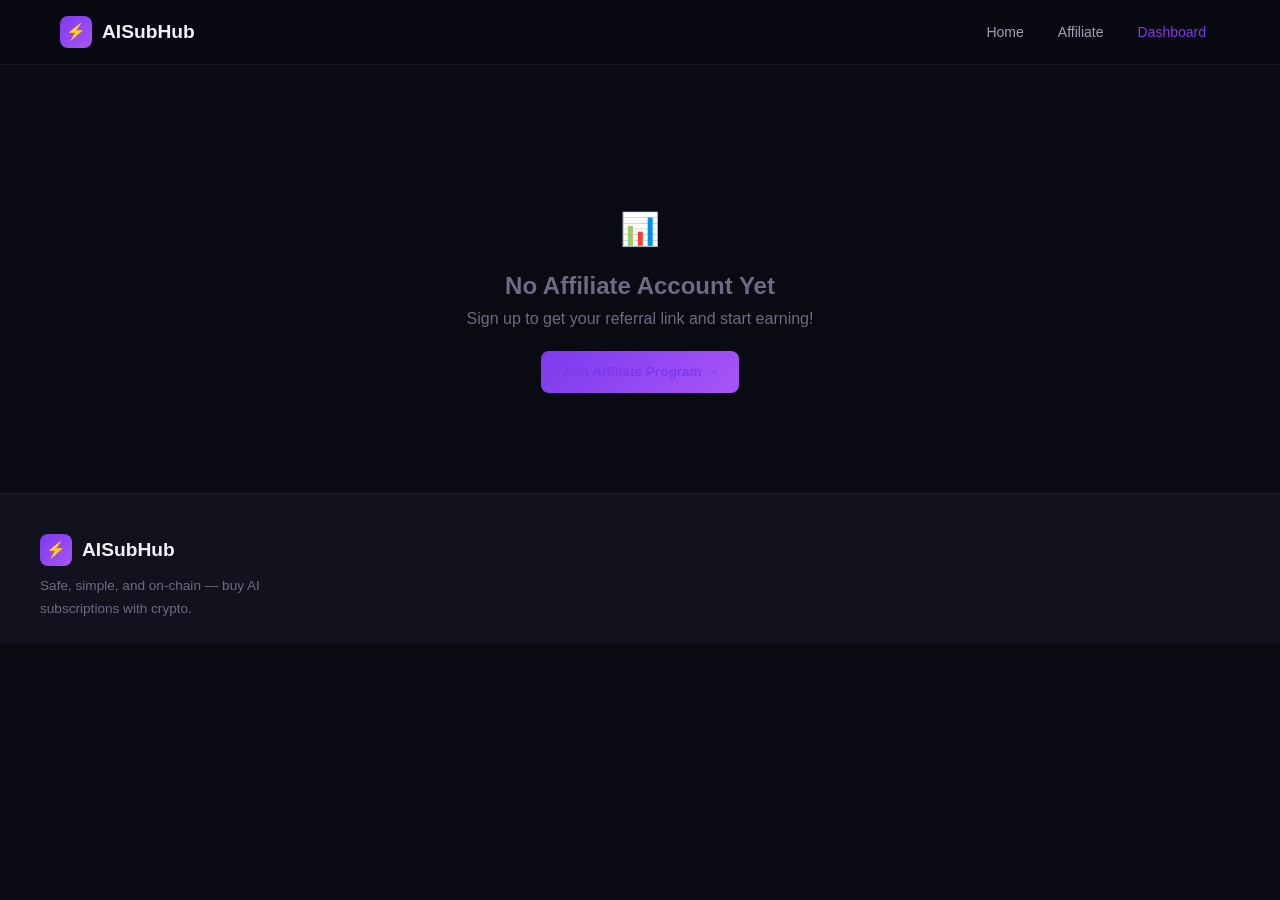
<file: affiliate-dashboard.html>
<!DOCTYPE html>
<html lang="en">
<head>
  <meta charset="UTF-8">
  <meta name="viewport" content="width=device-width, initial-scale=1">
  <title>Affiliate Dashboard — AISubHub</title>
  <meta name="robots" content="noindex, nofollow">
  <link rel="stylesheet" href="css/style.css">
  <style>
    .dash-page { max-width: 720px; margin: 0 auto; padding: 80px 20px 40px; }
    .dash-page h1 { font-size: 1.5rem; margin-bottom: 24px; }
    .dash-page .no-data { text-align: center; padding: 60px 20px; color: var(--text-tertiary); }
    .dash-page .no-data a { color: var(--accent); }
    .stats-grid { display: grid; grid-template-columns: repeat(auto-fit, minmax(150px, 1fr)); gap: 12px; margin-bottom: 24px; }
    .stat-card { background: var(--bg-card); border: 1px solid var(--border-light); border-radius: var(--radius-md); padding: 20px; text-align: center; }
    .stat-card .value { font-size: 1.8rem; font-weight: 700; background: linear-gradient(135deg, #7c3aed, #a855f7); -webkit-background-clip: text; -webkit-text-fill-color: transparent; }
    .stat-card .label { color: var(--text-secondary); font-size: 0.8rem; margin-top: 4px; }
    .info-card { background: var(--bg-card); border: 1px solid var(--border-light); border-radius: var(--radius-md); padding: 20px; margin-bottom: 16px; }
    .info-card h3 { font-size: 0.9rem; margin-bottom: 8px; color: var(--text-secondary); }
    .info-card .value { font-size: 0.9rem; word-break: break-all; }
    .info-card .value a { color: var(--accent); }
    .info-card .row { display: flex; justify-content: space-between; align-items: center; padding: 8px 0; border-bottom: 1px solid var(--border-light); }
    .info-card .row:last-child { border-bottom: none; }
    .info-card .row .lbl { color: var(--text-secondary); font-size: 0.85rem; }
    .info-card .row .val { font-size: 0.85rem; }
    .history-empty { color: var(--text-tertiary); font-size: 0.85rem; text-align: center; padding: 20px; }
    .btn-sm { background: var(--bg-elevated); border: 1px solid var(--border-light); color: var(--text-primary); padding: 8px 16px; border-radius: 8px; font-size: 0.8rem; cursor: pointer; display: inline-block; text-decoration: none; }
    .btn-sm:hover { border-color: var(--accent); }
    .btn-accent { background: linear-gradient(135deg, #7c3aed, #a855f7); color: white; border: none; padding: 10px 20px; border-radius: 8px; font-size: 0.85rem; font-weight: 600; cursor: pointer; text-decoration: none; display: inline-block; }
    .btn-accent:hover { opacity: 0.9; }
    .flex-center { display: flex; gap: 8px; align-items: center; flex-wrap: wrap; }
    .toast { position: fixed; bottom: 24px; left: 50%; transform: translateX(-50%); background: #10b981; color: white; padding: 12px 24px; border-radius: 8px; font-size: 0.85rem; font-weight: 500; opacity: 0; transition: opacity 0.3s; z-index: 100; }
    .toast.show { opacity: 1; }
  </style>
</head>
<body>
  <header class="header">
    <div class="header-inner">
      <a href="/" class="logo"><span class="logo-icon">⚡</span><span>AISubHub</span></a>
      <nav class="header-nav">
        <a href="/" class="nav-link">Home</a>
        <a href="/affiliate" class="nav-link">Affiliate</a>
        <a href="#" class="nav-link" style="color:var(--accent)">Dashboard</a>
      </nav>
    </div>
  </header>

  <main>
    <div class="dash-page" id="dashboard">
      <!-- Rendered dynamically -->
    </div>
  </main>

  <footer class="footer">
    <div class="footer-inner">
      <div class="footer-brand">
        <a href="/" class="logo"><span class="logo-icon">⚡</span><span>AISubHub</span></a>
        <p>Safe, simple, and on-chain — buy AI subscriptions with crypto.</p>
      </div>
    </div>
  </footer>

  <div class="toast" id="dashToast"></div>

  <script>
    const STORAGE_KEY = 'aisubhub_affiliate';

    function getAffiliateData() {
      try {
        const d = localStorage.getItem(STORAGE_KEY);
        return d ? JSON.parse(d) : null;
      } catch { return null; }
    }

    function saveAffiliateData(data) {
      try { localStorage.setItem(STORAGE_KEY, JSON.stringify(data)); } catch {}
    }

    function showToast(msg) {
      const t = document.getElementById('dashToast');
      t.textContent = msg;
      t.classList.add('show');
      clearTimeout(t._hide);
      t._hide = setTimeout(() => t.classList.remove('show'), 2500);
    }

    function renderDashboard() {
      const data = getAffiliateData();
      const container = document.getElementById('dashboard');

      if (!data) {
        container.innerHTML = `
          <div class="no-data">
            <div style="font-size:2rem;margin-bottom:12px">📊</div>
            <h2>No Affiliate Account Yet</h2>
            <p style="margin-bottom:20px">Sign up to get your referral link and start earning!</p>
            <a href="/affiliate" class="btn-accent">Join Affiliate Program →</a>
          </div>
        `;
        return;
      }

      const estimatedPayout = data.earnings > 0 ? Math.min(data.earnings, Math.floor(data.earnings / 10) * 10) : 0;
      const conversionRate = data.clicks > 0 ? ((data.conversions / data.clicks) * 100).toFixed(1) : '0.0';
      const refLink = 'https://aisubhub.pages.dev/?ref=' + encodeURIComponent(data.username);
      const clickLog = data.clickLog || [];
      const recentClicks = clickLog.slice(-10).reverse();

      container.innerHTML = `
        <div style="display:flex;justify-content:space-between;align-items:center;flex-wrap:wrap;gap:8px;margin-bottom:24px">
          <h1>📊 Affiliate Dashboard</h1>
          <span style="font-size:0.8rem;color:var(--text-tertiary)">Welcome, <strong style="color:var(--text-primary)">${data.username}</strong></span>
        </div>

        <!-- Stats -->
        <div class="stats-grid">
          <div class="stat-card">
            <div class="value">${data.clicks}</div>
            <div class="label">Total Clicks</div>
          </div>
          <div class="stat-card">
            <div class="value">${data.conversions}</div>
            <div class="label">Conversions</div>
          </div>
          <div class="stat-card">
            <div class="value">${conversionRate}%</div>
            <div class="label">Conversion Rate</div>
          </div>
          <div class="stat-card">
            <div class="value">$${data.earnings.toFixed(2)}</div>
            <div class="label">Total Earned</div>
          </div>
        </div>

        <!-- Referral Link -->
        <div class="info-card">
          <h3>🔗 Your Referral Link</h3>
          <div class="flex-center" style="margin-top:8px">
            <input type="text" value="${refLink}" readonly style="flex:1;min-width:200px;padding:8px 12px;border-radius:6px;border:1px solid var(--border-light);background:var(--bg-secondary);color:var(--text-primary);font-size:0.8rem">
            <button class="btn-sm" onclick="copyToClipboard('${refLink}')">📋 Copy</button>
          </div>
        </div>

        <!-- Account Info -->
        <div class="info-card">
          <h3>👤 Account</h3>
          <div class="row">
            <span class="lbl">Email</span>
            <span class="val">${data.email}</span>
          </div>
          <div class="row">
            <span class="lbl">USDT Wallet</span>
            <span class="val" style="font-size:0.75rem">${data.wallet}</span>
          </div>
          <div class="row">
            <span class="lbl">Joined</span>
            <span class="val">${new Date(data.createdAt).toLocaleDateString()}</span>
          </div>
        </div>

        <!-- Payout Info -->
        <div class="info-card">
          <h3>💰 Payouts</h3>
          <div class="row">
            <span class="lbl">Pending payout</span>
            <span class="val" style="color:var(--accent);font-weight:600">$${data.earnings.toFixed(2)} USDT</span>
          </div>
          <div class="row">
            <span class="lbl">Minimum payout</span>
            <span class="val">$10.00</span>
          </div>
          <div class="row">
            <span class="lbl">Next payout day</span>
            <span class="val">Monday</span>
          </div>
          <div class="row" style="border-bottom:none;padding-top:12px">
            <span class="lbl">Status</span>
            <span class="val" style="color:${data.earnings >= 10 ? '#10b981' : 'var(--text-tertiary)'}">
              ${data.earnings >= 10 ? '✅ Ready for payout' : '⏳ Need $' + (10 - data.earnings).toFixed(2) + ' more'}
            </span>
          </div>
        </div>

        <!-- Recent Activity -->
        <div class="info-card">
          <h3>📋 Recent Activity</h3>
          ${recentClicks.length > 0 ? recentClicks.map(c => `
            <div class="row">
              <span class="lbl">${c.action === 'conversion' ? '✅ Purchase' : '👆 Click'} — ${new Date(c.time).toLocaleDateString()}</span>
              <span class="val" style="font-size:0.75rem">${c.action === 'conversion' ? '+$' + (c.amount || 0).toFixed(2) : ''}</span>
            </div>
          `).join('') : '<div class="history-empty">No activity yet — share your link to start earning!</div>'}
        </div>

        <!-- Quick Links -->
        <div class="flex-center" style="justify-content:center;margin-top:24px;gap:12px">
          <a href="/affiliate" class="btn-sm">📦 Promo Materials</a>
          <a href="/" class="btn-sm">🏠 Back to Store</a>
        </div>
      `;
    }

    // Update click stats from app.js tracking
    function syncClickStats() {
      const data = getAffiliateData();
      if (!data) return;
      // Check for ref clicks stored by app.js
      try {
        const refClicks = localStorage.getItem('aisubhub_ref_clicks');
        if (refClicks) {
          const clicks = JSON.parse(refClicks);
          data.clicks = clicks.length;
          data.clickLog = clicks;
          saveAffiliateData(data);
        }
      } catch {}
    }

    function copyToClipboard(text) {
      navigator.clipboard.writeText(text).then(() => {
        showToast('✅ Copied to clipboard!');
      }).catch(() => {
        showToast('Click to copy');
      });
    }

    document.addEventListener('DOMContentLoaded', function() {
      syncClickStats();
      renderDashboard();
    });
  </script>
</body>
</html>
</file>
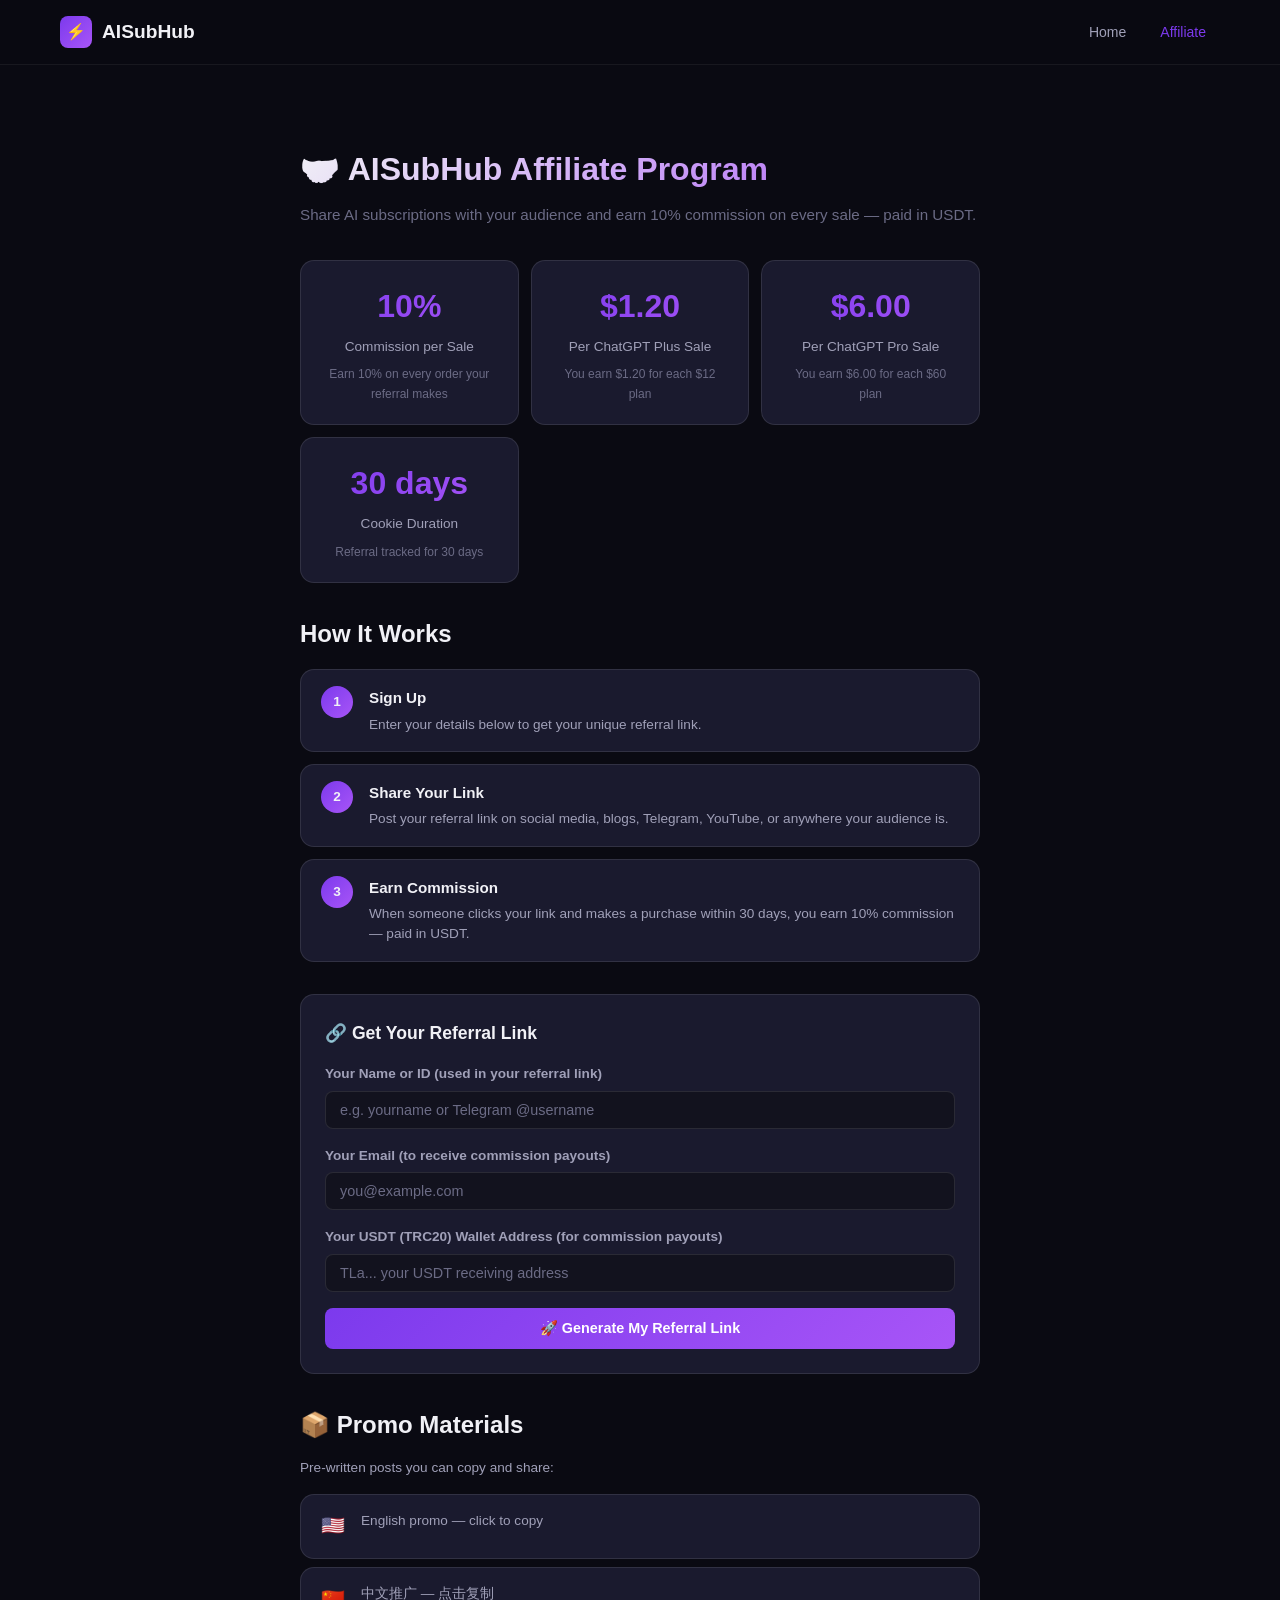
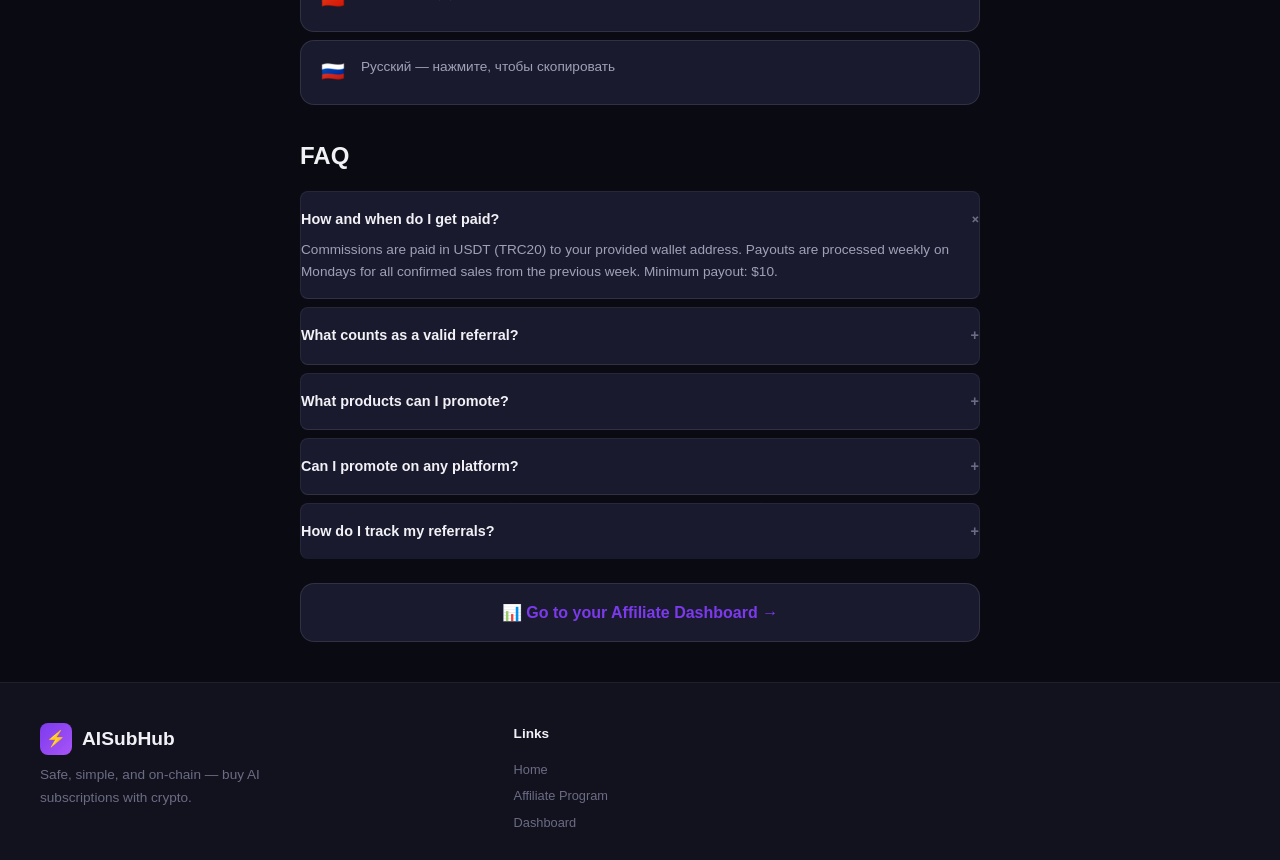
<file: affiliate.html>
<!DOCTYPE html>
<html lang="en">
<head>
  <meta charset="UTF-8">
  <meta name="viewport" content="width=device-width, initial-scale=1">
  <title>AISubHub Affiliate Program — Earn 10% Commission</title>
  <meta name="description" content="Join AISubHub affiliate program and earn 10% commission on every referral. Promote AI subscriptions and earn crypto.">
  <meta name="robots" content="index, follow">
  <link rel="canonical" href="https://aisubhub.pages.dev/affiliate">
  <meta property="og:title" content="AISubHub Affiliate Program — Earn 10% Recurring Commission">
  <meta property="og:description" content="Earn USDT commission by referring friends to AISubHub. 10% on every sale.">
  <link rel="stylesheet" href="css/style.css">
  <style>
    .affiliate-page { max-width: 720px; margin: 0 auto; padding: 80px 20px 40px; }
    .affiliate-page h1 { font-size: 2rem; margin-bottom: 8px; background: linear-gradient(135deg, #f1f1f6 0%, #a855f7 100%); -webkit-background-clip: text; -webkit-text-fill-color: transparent; }
    .affiliate-page .subtitle { color: var(--text-tertiary); margin-bottom: 32px; font-size: 0.95rem; }
    .commissions { display: grid; grid-template-columns: repeat(auto-fit, minmax(200px, 1fr)); gap: 12px; margin-bottom: 32px; }
    .commission-card { background: var(--bg-card); border: 1px solid var(--border-light); border-radius: var(--radius-md); padding: 20px; text-align: center; }
    .commission-card .rate { font-size: 2rem; font-weight: 700; background: linear-gradient(135deg, #7c3aed, #a855f7); -webkit-background-clip: text; -webkit-text-fill-color: transparent; }
    .commission-card .label { color: var(--text-secondary); font-size: 0.85rem; margin-top: 4px; }
    .commission-card .desc { color: var(--text-tertiary); font-size: 0.75rem; margin-top: 8px; }
    .steps { display: flex; flex-direction: column; gap: 12px; margin-bottom: 32px; }
    .step { display: flex; gap: 16px; align-items: flex-start; background: var(--bg-card); border: 1px solid var(--border-light); border-radius: var(--radius-md); padding: 16px 20px; }
    .step-num { width: 32px; height: 32px; border-radius: 50%; background: linear-gradient(135deg, #7c3aed, #a855f7); display: flex; align-items: center; justify-content: center; font-weight: 700; font-size: 0.85rem; flex-shrink: 0; }
    .step-text { flex: 1; }
    .step-text h3 { font-size: 0.95rem; margin-bottom: 4px; }
    .step-text p { color: var(--text-secondary); font-size: 0.85rem; margin: 0; line-height: 1.5; }
    .signup-section { background: var(--bg-card); border: 1px solid var(--border-light); border-radius: var(--radius-md); padding: 24px; margin-bottom: 32px; }
    .signup-section h2 { font-size: 1.1rem; margin-bottom: 16px; }
    .form-group { margin-bottom: 16px; }
    .form-group label { display: block; font-size: 0.85rem; color: var(--text-secondary); margin-bottom: 6px; }
    .form-group input { width: 100%; padding: 10px 14px; border-radius: 8px; border: 1px solid var(--border-light); background: var(--bg-secondary); color: var(--text-primary); font-size: 0.9rem; }
    .form-group input:focus { outline: none; border-color: var(--accent); }
    .referral-box { display: none; background: rgba(124,58,237,0.08); border: 1px solid rgba(124,58,237,0.2); border-radius: var(--radius-md); padding: 20px; margin-top: 16px; }
    .referral-box.visible { display: block; }
    .referral-box .link { display: flex; gap: 8px; align-items: center; margin-top: 8px; }
    .referral-box .link input { flex: 1; padding: 10px 14px; border-radius: 8px; border: 1px solid var(--border-light); background: var(--bg-secondary); color: var(--text-primary); font-size: 0.85rem; cursor: text; }
    .submit-btn { background: linear-gradient(135deg, #7c3aed, #a855f7); color: white; border: none; padding: 12px 24px; border-radius: 8px; font-size: 0.9rem; font-weight: 600; cursor: pointer; width: 100%; }
    .submit-btn:hover { opacity: 0.9; }
    .copy-btn-sm { background: var(--bg-elevated); border: 1px solid var(--border-light); color: var(--text-primary); padding: 8px 16px; border-radius: 8px; font-size: 0.8rem; cursor: pointer; white-space: nowrap; }
    .copy-btn-sm:hover { border-color: var(--accent); }
    .faq-item { border-bottom: 1px solid var(--border-light); padding: 16px 0; }
    .faq-item:last-child { border-bottom: none; }
    .faq-item h3 { font-size: 0.9rem; cursor: pointer; display: flex; justify-content: space-between; align-items: center; }
    .faq-item h3 .toggle { color: var(--text-tertiary); transition: transform 0.2s; }
    .faq-item.open h3 .toggle { transform: rotate(45deg); }
    .faq-item p { display: none; color: var(--text-secondary); font-size: 0.85rem; line-height: 1.6; margin-top: 8px; }
    .faq-item.open p { display: block; }
    .dashboard-link { text-align: center; margin-top: 24px; padding: 16px; background: var(--bg-card); border: 1px solid var(--border-light); border-radius: var(--radius-md); }
    .dashboard-link a { color: var(--accent); text-decoration: none; font-weight: 600; }
    .dashboard-link a:hover { text-decoration: underline; }
    .toast { position: fixed; bottom: 24px; left: 50%; transform: translateX(-50%); background: #10b981; color: white; padding: 12px 24px; border-radius: 8px; font-size: 0.85rem; font-weight: 500; opacity: 0; transition: opacity 0.3s; z-index: 100; }
    .toast.show { opacity: 1; }
  </style>
</head>
<body>
  <header class="header">
    <div class="header-inner">
      <a href="/" class="logo"><span class="logo-icon">⚡</span><span>AISubHub</span></a>
      <nav class="header-nav">
        <a href="/" class="nav-link">Home</a>
        <a href="/affiliate" class="nav-link" style="color:var(--accent)">Affiliate</a>
      </nav>
    </div>
  </header>

  <main>
    <div class="affiliate-page">

      <h1>🤝 AISubHub Affiliate Program</h1>
      <p class="subtitle">Share AI subscriptions with your audience and earn 10% commission on every sale — paid in USDT.</p>

      <!-- Commission Rates -->
      <div class="commissions">
        <div class="commission-card">
          <div class="rate">10%</div>
          <div class="label">Commission per Sale</div>
          <div class="desc">Earn 10% on every order your referral makes</div>
        </div>
        <div class="commission-card">
          <div class="rate">$1.20</div>
          <div class="label">Per ChatGPT Plus Sale</div>
          <div class="desc">You earn $1.20 for each $12 plan</div>
        </div>
        <div class="commission-card">
          <div class="rate">$6.00</div>
          <div class="label">Per ChatGPT Pro Sale</div>
          <div class="desc">You earn $6.00 for each $60 plan</div>
        </div>
        <div class="commission-card">
          <div class="rate">30 days</div>
          <div class="label">Cookie Duration</div>
          <div class="desc">Referral tracked for 30 days</div>
        </div>
      </div>

      <!-- How It Works -->
      <h2 style="margin-bottom:16px">How It Works</h2>
      <div class="steps">
        <div class="step">
          <div class="step-num">1</div>
          <div class="step-text">
            <h3>Sign Up</h3>
            <p>Enter your details below to get your unique referral link.</p>
          </div>
        </div>
        <div class="step">
          <div class="step-num">2</div>
          <div class="step-text">
            <h3>Share Your Link</h3>
            <p>Post your referral link on social media, blogs, Telegram, YouTube, or anywhere your audience is.</p>
          </div>
        </div>
        <div class="step">
          <div class="step-num">3</div>
          <div class="step-text">
            <h3>Earn Commission</h3>
            <p>When someone clicks your link and makes a purchase within 30 days, you earn 10% commission — paid in USDT.</p>
          </div>
        </div>
      </div>

      <!-- Sign Up / Referral Link Generator -->
      <div class="signup-section" id="signupSection">
        <h2>🔗 Get Your Referral Link</h2>

        <div class="form-group">
          <label for="affName">Your Name or ID (used in your referral link)</label>
          <input type="text" id="affName" placeholder="e.g. yourname or Telegram @username" maxlength="30" pattern="[a-zA-Z0-9_]+">
        </div>
        <div class="form-group">
          <label for="affEmail">Your Email (to receive commission payouts)</label>
          <input type="email" id="affEmail" placeholder="you@example.com">
        </div>
        <div class="form-group">
          <label for="affUSDT">Your USDT (TRC20) Wallet Address (for commission payouts)</label>
          <input type="text" id="affUSDT" placeholder="TLa... your USDT receiving address" maxlength="64">
        </div>

        <button class="submit-btn" id="generateLinkBtn">🚀 Generate My Referral Link</button>

        <div class="referral-box" id="referralResult">
          <h3>✅ Your Referral Link Is Ready!</h3>
          <p style="font-size:0.85rem;color:var(--text-secondary);margin-top:4px">Share this link — you earn 10% on every purchase from your referrals.</p>
          <div class="link">
            <input type="text" id="referralLink" readonly>
            <button class="copy-btn-sm" id="copyRefLink">📋 Copy</button>
          </div>
          <div style="font-size:0.8rem;color:var(--text-tertiary);margin-top:12px">
            <span id="affStats">0 clicks • 0 conversions • $0.00 earned</span>
          </div>
        </div>
      </div>

      <!-- Promo Materials -->
      <h2 style="margin-bottom:12px">📦 Promo Materials</h2>
      <p style="color:var(--text-secondary);font-size:0.85rem;margin-bottom:16px">Pre-written posts you can copy and share:</p>

      <div class="steps" style="gap:8px">
        <div class="step" style="cursor:pointer" onclick="copyText(this, '🇺🇸 English: Get ChatGPT Plus for just $12/mo with crypto! Save 40% and pay with USDT. No credentials needed.\n👉 ' + getRefLink() + '\n\n#ChatGPT #AI #Crypto')">
          <span style="font-size:1.2rem">🇺🇸</span>
          <div class="step-text">
            <p>English promo — click to copy</p>
          </div>
        </div>
        <div class="step" style="cursor:pointer" onclick="copyText(this, '🇨🇳 中文: ChatGPT Plus 只要 $12/月！用 USDT 买，省 40%。个人账户，无需密码。\n👉 ' + getRefLink())">
          <span style="font-size:1.2rem">🇨🇳</span>
          <div class="step-text">
            <p>中文推广 — 点击复制</p>
          </div>
        </div>
        <div class="step" style="cursor:pointer" onclick="copyText(this, '🇷🇺 Русский: ChatGPT Plus всего $12/мес с криптовалютой! Экономьте 40%.\n👉 ' + getRefLink())">
          <span style="font-size:1.2rem">🇷🇺</span>
          <div class="step-text">
            <p>Русский — нажмите, чтобы скопировать</p>
          </div>
        </div>
      </div>

      <!-- FAQ -->
      <h2 style="margin:32px 0 16px">FAQ</h2>
      <div class="faq-section-custom">
        <div class="faq-item open">
          <h3 onclick="toggleFaq(this)">How and when do I get paid? <span class="toggle">+</span></h3>
          <p>Commissions are paid in USDT (TRC20) to your provided wallet address. Payouts are processed weekly on Mondays for all confirmed sales from the previous week. Minimum payout: $10.</p>
        </div>
        <div class="faq-item">
          <h3 onclick="toggleFaq(this)">What counts as a valid referral? <span class="toggle">+</span></h3>
          <p>A referral is counted when someone clicks your unique link and makes a purchase within 30 days. The 30-day cookie is stored in their browser. If they clear their cookies, the referral may not be tracked.</p>
        </div>
        <div class="faq-item">
          <h3 onclick="toggleFaq(this)">What products can I promote? <span class="toggle">+</span></h3>
          <p>All products on AISubHub: ChatGPT Plus/Pro, Claude Pro/Max, and Gemini Pro. Commission is 10% regardless of which product the referral purchases.</p>
        </div>
        <div class="faq-item">
          <h3 onclick="toggleFaq(this)">Can I promote on any platform? <span class="toggle">+</span></h3>
          <p>Yes! Social media, YouTube, blogs, Telegram, Discord, Twitter/X, Reddit — anywhere your audience is. Just avoid spam and follow each platform's guidelines.</p>
        </div>
        <div class="faq-item">
          <h3 onclick="toggleFaq(this)">How do I track my referrals? <span class="toggle">+</span></h3>
          <p>Visit your <a href="affiliate-dashboard" style="color:var(--accent)">Affiliate Dashboard</a> to see real-time stats: clicks, conversions, and estimated earnings.</p>
        </div>
      </div>

      <!-- Dashboard link -->
      <div class="dashboard-link">
        📊 <a href="affiliate-dashboard">Go to your Affiliate Dashboard →</a>
      </div>

    </div>
  </main>

  <footer class="footer">
    <div class="footer-inner">
      <div class="footer-brand">
        <a href="/" class="logo"><span class="logo-icon">⚡</span><span>AISubHub</span></a>
        <p>Safe, simple, and on-chain — buy AI subscriptions with crypto.</p>
      </div>
      <div class="footer-col">
        <h4>Links</h4>
        <a href="/">Home</a>
        <a href="/affiliate">Affiliate Program</a>
        <a href="/affiliate-dashboard">Dashboard</a>
      </div>
    </div>
  </footer>

  <div class="toast" id="affToast"></div>

  <script>
    // --- Affiliate Program Logic ---

    const STORAGE_KEY = 'aisubhub_affiliate';

    function getAffiliateData() {
      try {
        const d = localStorage.getItem(STORAGE_KEY);
        return d ? JSON.parse(d) : null;
      } catch { return null; }
    }

    function saveAffiliateData(data) {
      try { localStorage.setItem(STORAGE_KEY, JSON.stringify(data)); } catch {}
    }

    function getRefLink() {
      const data = getAffiliateData();
      if (data && data.username) {
        return 'https://aisubhub.pages.dev/?ref=' + encodeURIComponent(data.username);
      }
      return 'https://aisubhub.pages.dev';
    }

    // Generate link
    document.getElementById('generateLinkBtn').addEventListener('click', function() {
      const name = document.getElementById('affName').value.trim();
      const email = document.getElementById('affEmail').value.trim();
      const wallet = document.getElementById('affUSDT').value.trim();

      if (!name) {
        showToast('Please enter a name/ID for your referral link');
        return;
      }
      if (!/^[a-zA-Z0-9_]+$/.test(name)) {
        showToast('Use only letters, numbers, and underscores');
        return;
      }
      if (!email || !email.includes('@')) {
        showToast('Please enter a valid email');
        return;
      }

      const data = {
        username: name,
        email: email,
        wallet: wallet || 'Not provided',
        createdAt: new Date().toISOString(),
        clicks: 0,
        conversions: 0,
        earnings: 0,
        clickLog: [],
      };

      saveAffiliateData(data);
      displayReferralLink();
      showToast('✅ Referral link created!');
    });

    function displayReferralLink() {
      const data = getAffiliateData();
      if (!data) return;

      const link = 'https://aisubhub.pages.dev/?ref=' + encodeURIComponent(data.username);
      document.getElementById('referralLink').value = link;
      document.getElementById('referralResult').classList.add('visible');
      document.getElementById('affStats').textContent =
        data.clicks + ' clicks • ' + data.conversions + ' conversions • $' + data.earnings.toFixed(2) + ' earned';
    }

    // Copy referral link
    document.getElementById('copyRefLink').addEventListener('click', function() {
      const input = document.getElementById('referralLink');
      input.select();
      navigator.clipboard.writeText(input.value).then(() => {
        this.textContent = '✅ Copied!';
        setTimeout(() => { this.textContent = '📋 Copy'; }, 2000);
      }).catch(() => {
        document.execCommand('copy');
        this.textContent = '✅ Copied!';
        setTimeout(() => { this.textContent = '📋 Copy'; }, 2000);
      });
    });

    // Copy promo text
    function copyText(el, text) {
      navigator.clipboard.writeText(text).then(() => {
        const orig = el.querySelector('p')?.textContent || '';
        el.querySelector('p').textContent = '✅ Copied!';
        setTimeout(() => { el.querySelector('p').textContent = orig; }, 2000);
      }).catch(() => {
        showToast('Click to copy failed. Please select the text manually.');
      });
    }

    // FAQ toggle
    function toggleFaq(el) {
      const item = el.closest('.faq-item');
      item.classList.toggle('open');
    }

    // Toast
    function showToast(msg) {
      const t = document.getElementById('affToast');
      t.textContent = msg;
      t.classList.add('show');
      clearTimeout(t._hide);
      t._hide = setTimeout(() => t.classList.remove('show'), 2500);
    }

    // Restore on page load
    document.addEventListener('DOMContentLoaded', function() {
      if (getAffiliateData()) {
        document.getElementById('signupSection').querySelector('h2').textContent = '🔗 Your Referral Link';
        document.getElementById('affName').value = getAffiliateData().username || '';
        document.getElementById('affEmail').value = getAffiliateData().email || '';
        document.getElementById('affUSDT').value = getAffiliateData().wallet || '';
        document.getElementById('generateLinkBtn').textContent = '🔄 Regenerate Link';
        displayReferralLink();
      }
    });
  </script>
</body>
</html>
</file>
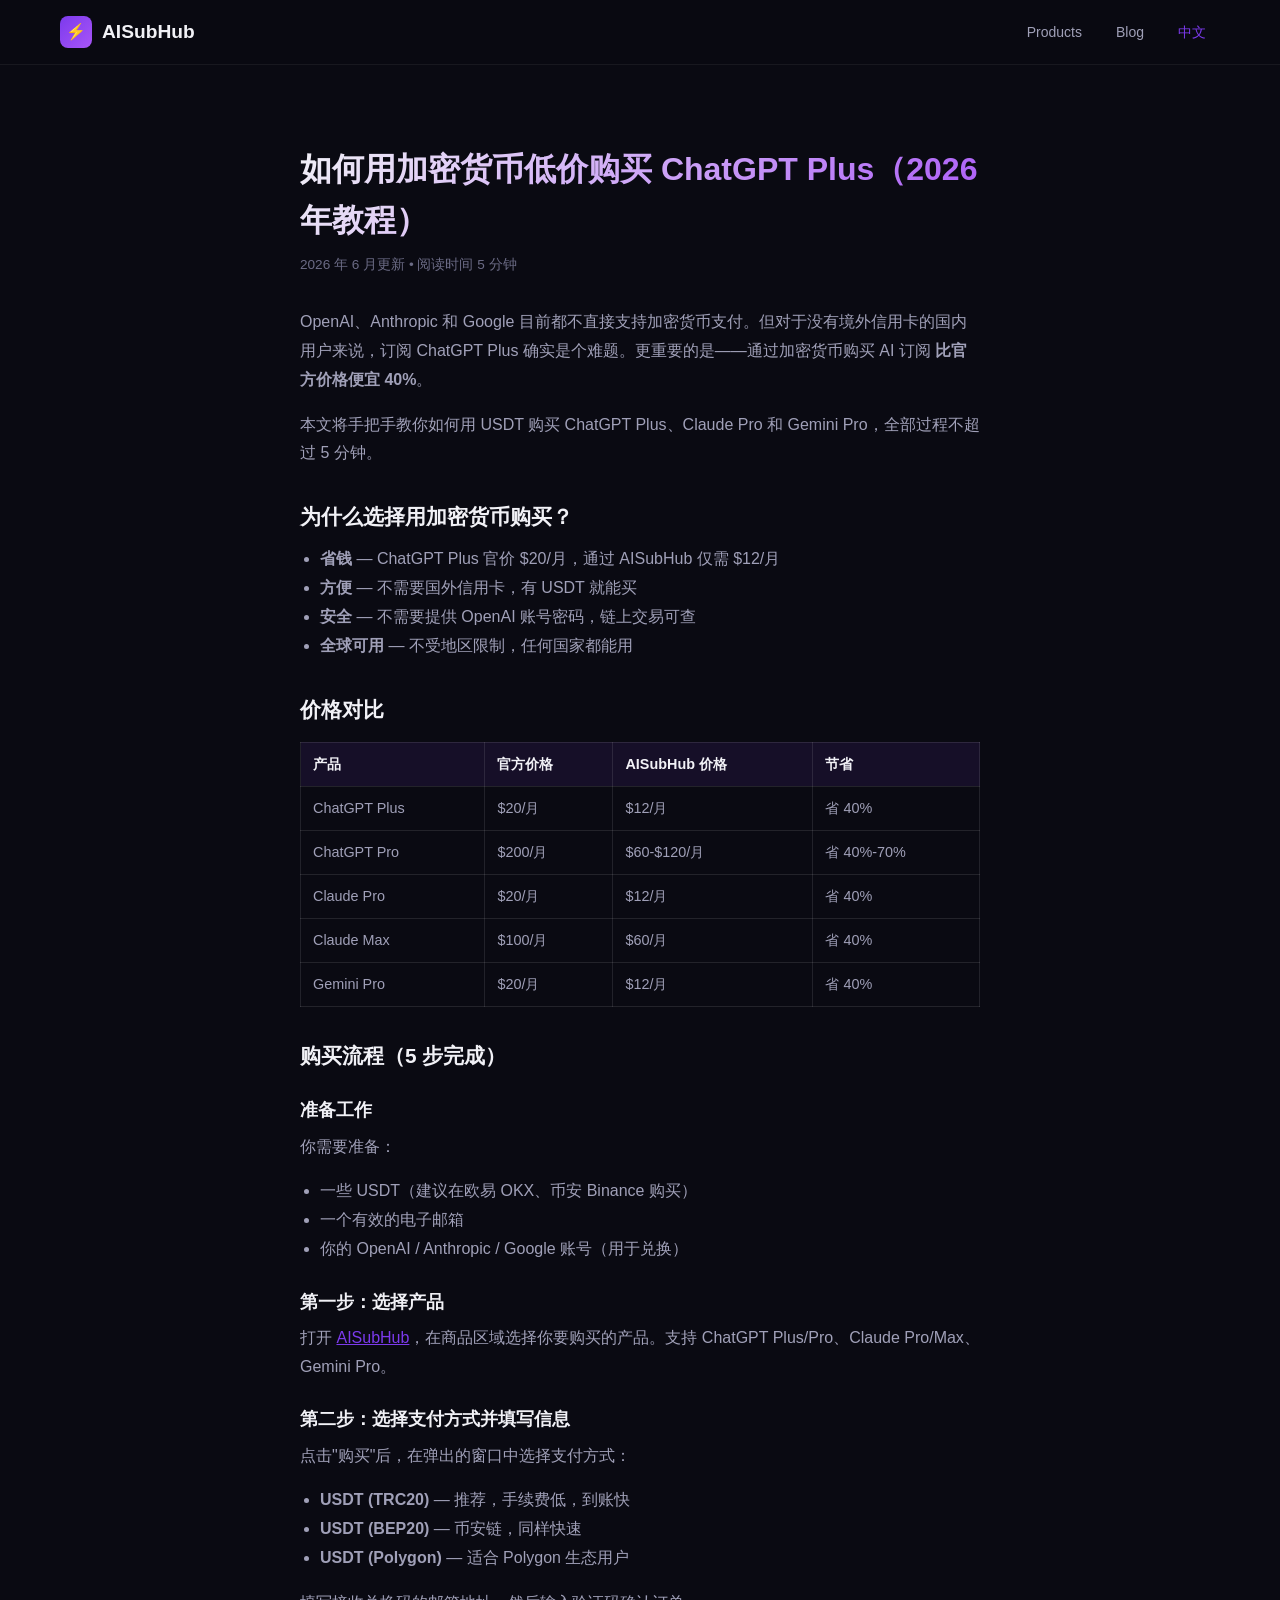
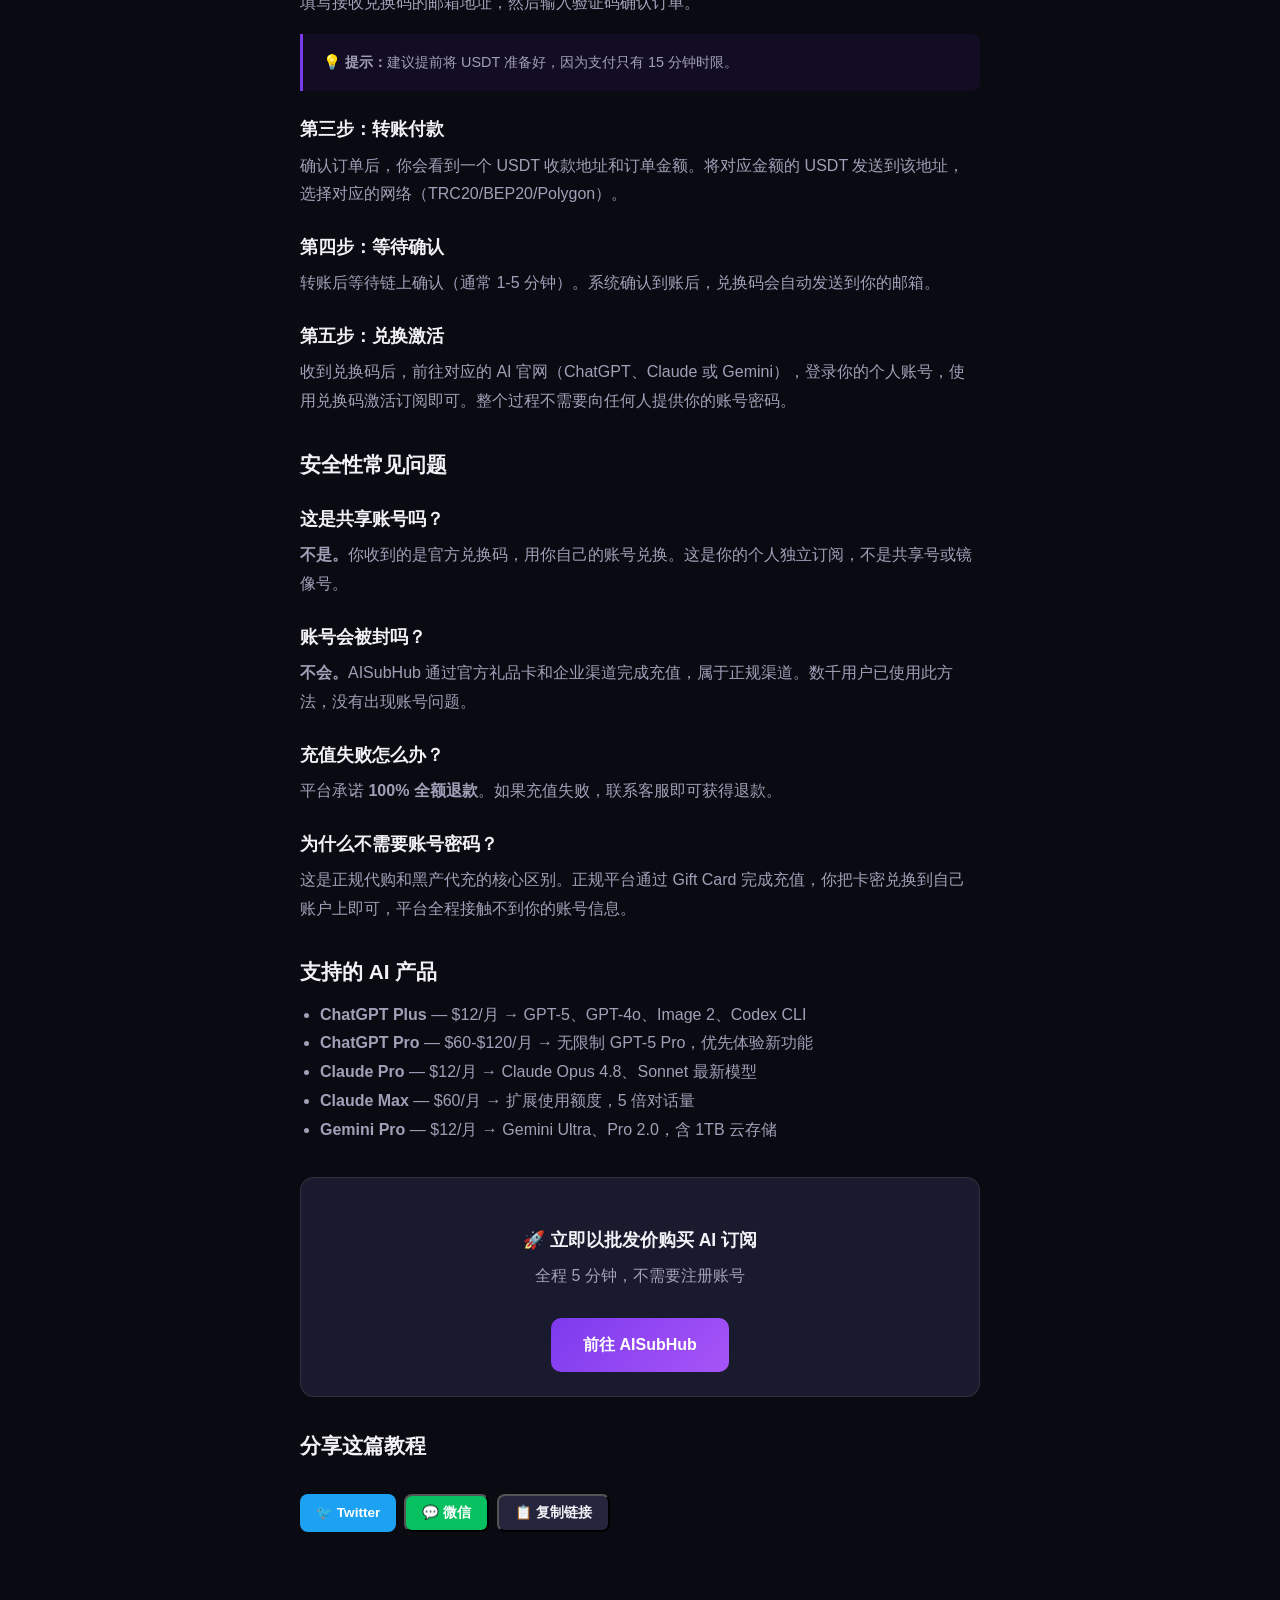
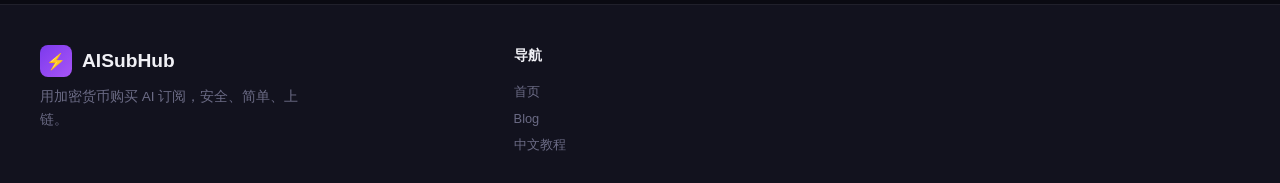
<file: blog-zh.html>
<!DOCTYPE html>
<html lang="zh-CN">
<head>
  <meta charset="UTF-8">
  <meta name="viewport" content="width=device-width, initial-scale=1">
  <title>如何用 USDT 加密货币购买 ChatGPT Plus/Pro — AISubHub 教程</title>
  <meta name="description" content="手把手教程：用 USDT 购买 ChatGPT Plus、Claude Pro、Gemini Pro。无需国外信用卡，省 40% 费用，5 分钟到账。">
  <meta name="robots" content="index, follow">
  <link rel="canonical" href="https://aisubhub.pages.dev/blog-zh">
  <meta property="og:title" content="如何用加密货币低价购买 AI 订阅 — 完整教程 2026">
  <meta property="og:description" content="用 USDT 买 ChatGPT Plus 只要 $12/月，省 40%。无需国外信用卡，5 分钟到账。">
  <meta property="og:url" content="https://aisubhub.pages.dev/blog-zh">
  <meta property="og:type" content="article">
  <meta property="og:locale" content="zh_CN">
  <link rel="stylesheet" href="css/style.css">
  <style>
    .blog-post { max-width: 720px; margin: 0 auto; padding: 80px 20px 40px; }
    .blog-post h1 { font-size: 2rem; margin-bottom: 8px; background: linear-gradient(135deg, #f1f1f6 0%, #a855f7 100%); -webkit-background-clip: text; -webkit-text-fill-color: transparent; }
    .blog-post .meta { color: var(--text-tertiary); font-size: 0.85rem; margin-bottom: 32px; }
    .blog-post h2 { font-size: 1.3rem; margin: 32px 0 12px; color: var(--text-primary); }
    .blog-post h3 { font-size: 1.1rem; margin: 24px 0 8px; color: var(--text-primary); }
    .blog-post p { color: var(--text-secondary); line-height: 1.8; margin-bottom: 16px; }
    .blog-post ul, .blog-post ol { color: var(--text-secondary); line-height: 1.8; padding-left: 20px; margin-bottom: 16px; }
    .blog-post .cta-box { background: var(--bg-card); border: 1px solid var(--border-light); border-radius: var(--radius-md); padding: 24px; text-align: center; margin: 32px 0; }
    .blog-post .cta-box h3 { margin-bottom: 8px; }
    .blog-post .cta-btn { display: inline-block; background: linear-gradient(135deg,#7c3aed,#a855f7); color: white; padding: 14px 32px; border-radius: 10px; text-decoration: none; font-weight: 600; margin-top: 12px; }
    .blog-post .cta-btn:hover { opacity: 0.9; }
    .blog-post .tip-box { background: rgba(124,58,237,0.08); border-left: 3px solid #7c3aed; padding: 16px 20px; border-radius: 0 8px 8px 0; margin: 16px 0; }
    .blog-post .tip-box p { margin: 0; font-size: 0.9rem; }
    .blog-post table { width: 100%; border-collapse: collapse; margin: 16px 0; font-size: 0.9rem; }
    .blog-post table th, .blog-post table td { padding: 10px 12px; border: 1px solid var(--border-light); text-align: left; }
    .blog-post table th { background: rgba(124,58,237,0.1); color: var(--text-primary); font-weight: 600; }
    .blog-post table td { color: var(--text-secondary); }
    .share-buttons { display: flex; gap: 8px; margin: 32px 0; flex-wrap: wrap; }
    .share-btn { display: inline-flex; align-items: center; gap: 6px; padding: 8px 16px; border-radius: 8px; text-decoration: none; font-size: 0.85rem; font-weight: 600; color: white; }
    .share-btn.twitter { background: #1da1f2; }
    .share-btn.wechat { background: #07c160; }
    .share-btn.copy { background: var(--bg-elevated); color: var(--text-primary); }
  </style>
</head>
<body>
  <header class="header">
    <div class="header-inner">
      <a href="/" class="logo"><span class="logo-icon">⚡</span><span>AISubHub</span></a>
      <nav class="header-nav">
        <a href="/" class="nav-link" data-i18n="nav_products">Products</a>
        <a href="/blog" class="nav-link">Blog</a>
        <a href="/blog-zh" class="nav-link" style="color:var(--accent)">中文</a>
      </nav>
    </div>
  </header>

  <main>
    <article class="blog-post">
      <h1>如何用加密货币低价购买 ChatGPT Plus（2026 年教程）</h1>
      <div class="meta">2026 年 6 月更新 • 阅读时间 5 分钟</div>

      <p>OpenAI、Anthropic 和 Google 目前都不直接支持加密货币支付。但对于没有境外信用卡的国内用户来说，订阅 ChatGPT Plus 确实是个难题。更重要的是——通过加密货币购买 AI 订阅 <strong>比官方价格便宜 40%</strong>。</p>

      <p>本文将手把手教你如何用 USDT 购买 ChatGPT Plus、Claude Pro 和 Gemini Pro，全部过程不超过 5 分钟。</p>

      <h2>为什么选择用加密货币购买？</h2>
      <ul>
        <li><strong>省钱</strong> — ChatGPT Plus 官价 $20/月，通过 AISubHub 仅需 $12/月</li>
        <li><strong>方便</strong> — 不需要国外信用卡，有 USDT 就能买</li>
        <li><strong>安全</strong> — 不需要提供 OpenAI 账号密码，链上交易可查</li>
        <li><strong>全球可用</strong> — 不受地区限制，任何国家都能用</li>
      </ul>

      <h2>价格对比</h2>
      <table>
        <thead>
          <tr>
            <th>产品</th>
            <th>官方价格</th>
            <th>AISubHub 价格</th>
            <th>节省</th>
          </tr>
        </thead>
        <tbody>
          <tr><td>ChatGPT Plus</td><td>$20/月</td><td>$12/月</td><td>省 40%</td></tr>
          <tr><td>ChatGPT Pro</td><td>$200/月</td><td>$60-$120/月</td><td>省 40%-70%</td></tr>
          <tr><td>Claude Pro</td><td>$20/月</td><td>$12/月</td><td>省 40%</td></tr>
          <tr><td>Claude Max</td><td>$100/月</td><td>$60/月</td><td>省 40%</td></tr>
          <tr><td>Gemini Pro</td><td>$20/月</td><td>$12/月</td><td>省 40%</td></tr>
        </tbody>
      </table>

      <h2>购买流程（5 步完成）</h2>

      <h3>准备工作</h3>
      <p>你需要准备：</p>
      <ul>
        <li>一些 USDT（建议在欧易 OKX、币安 Binance 购买）</li>
        <li>一个有效的电子邮箱</li>
        <li>你的 OpenAI / Anthropic / Google 账号（用于兑换）</li>
      </ul>

      <h3>第一步：选择产品</h3>
      <p>打开 <a href="https://aisubhub.pages.dev" style="color:var(--accent)">AISubHub</a>，在商品区域选择你要购买的产品。支持 ChatGPT Plus/Pro、Claude Pro/Max、Gemini Pro。</p>

      <h3>第二步：选择支付方式并填写信息</h3>
      <p>点击"购买"后，在弹出的窗口中选择支付方式：</p>
      <ul>
        <li><strong>USDT (TRC20)</strong> — 推荐，手续费低，到账快</li>
        <li><strong>USDT (BEP20)</strong> — 币安链，同样快速</li>
        <li><strong>USDT (Polygon)</strong> — 适合 Polygon 生态用户</li>
      </ul>
      <p>填写接收兑换码的邮箱地址，然后输入验证码确认订单。</p>

      <div class="tip-box">
        <p>💡 <strong>提示：</strong>建议提前将 USDT 准备好，因为支付只有 15 分钟时限。</p>
      </div>

      <h3>第三步：转账付款</h3>
      <p>确认订单后，你会看到一个 USDT 收款地址和订单金额。将对应金额的 USDT 发送到该地址，选择对应的网络（TRC20/BEP20/Polygon）。</p>

      <h3>第四步：等待确认</h3>
      <p>转账后等待链上确认（通常 1-5 分钟）。系统确认到账后，兑换码会自动发送到你的邮箱。</p>

      <h3>第五步：兑换激活</h3>
      <p>收到兑换码后，前往对应的 AI 官网（ChatGPT、Claude 或 Gemini），登录你的个人账号，使用兑换码激活订阅即可。整个过程不需要向任何人提供你的账号密码。</p>

      <h2>安全性常见问题</h2>

      <h3>这是共享账号吗？</h3>
      <p><strong>不是。</strong>你收到的是官方兑换码，用你自己的账号兑换。这是你的个人独立订阅，不是共享号或镜像号。</p>

      <h3>账号会被封吗？</h3>
      <p><strong>不会。</strong>AISubHub 通过官方礼品卡和企业渠道完成充值，属于正规渠道。数千用户已使用此方法，没有出现账号问题。</p>

      <h3>充值失败怎么办？</h3>
      <p>平台承诺 <strong>100% 全额退款</strong>。如果充值失败，联系客服即可获得退款。</p>

      <h3>为什么不需要账号密码？</h3>
      <p>这是正规代购和黑产代充的核心区别。正规平台通过 Gift Card 完成充值，你把卡密兑换到自己账户上即可，平台全程接触不到你的账号信息。</p>

      <h2>支持的 AI 产品</h2>
      <ul>
        <li><strong>ChatGPT Plus</strong> — $12/月 → GPT-5、GPT-4o、Image 2、Codex CLI</li>
        <li><strong>ChatGPT Pro</strong> — $60-$120/月 → 无限制 GPT-5 Pro，优先体验新功能</li>
        <li><strong>Claude Pro</strong> — $12/月 → Claude Opus 4.8、Sonnet 最新模型</li>
        <li><strong>Claude Max</strong> — $60/月 → 扩展使用额度，5 倍对话量</li>
        <li><strong>Gemini Pro</strong> — $12/月 → Gemini Ultra、Pro 2.0，含 1TB 云存储</li>
      </ul>

      <div class="cta-box">
        <h3>🚀 立即以批发价购买 AI 订阅</h3>
        <p>全程 5 分钟，不需要注册账号</p>
        <a href="https://aisubhub.pages.dev" class="cta-btn">前往 AISubHub</a>
      </div>

      <h2>分享这篇教程</h2>
      <div class="share-buttons">
        <a class="share-btn twitter" href="https://twitter.com/intent/tweet?text=如何用USDT购买ChatGPT+Plus+2026教程+省40%25&url=https://aisubhub.pages.dev/blog-zh" target="_blank" rel="noopener">🐦 Twitter</a>
        <button class="share-btn wechat" onclick="alert('请截图后分享到微信')">💬 微信</button>
        <button class="share-btn copy" onclick="navigator.clipboard.writeText('https://aisubhub.pages.dev/blog-zh').then(()=>{this.textContent='✅ 已复制!'})">📋 复制链接</button>
      </div>
    </article>
  </main>

  <footer class="footer">
    <div class="footer-inner">
      <div class="footer-brand">
        <a href="/" class="logo"><span class="logo-icon">⚡</span><span>AISubHub</span></a>
        <p>用加密货币购买 AI 订阅，安全、简单、上链。</p>
      </div>
      <div class="footer-col">
        <h4>导航</h4>
        <a href="/">首页</a>
        <a href="/blog">Blog</a>
        <a href="/blog-zh">中文教程</a>
      </div>
    </div>
  </footer>
</body>
</html>
</file>
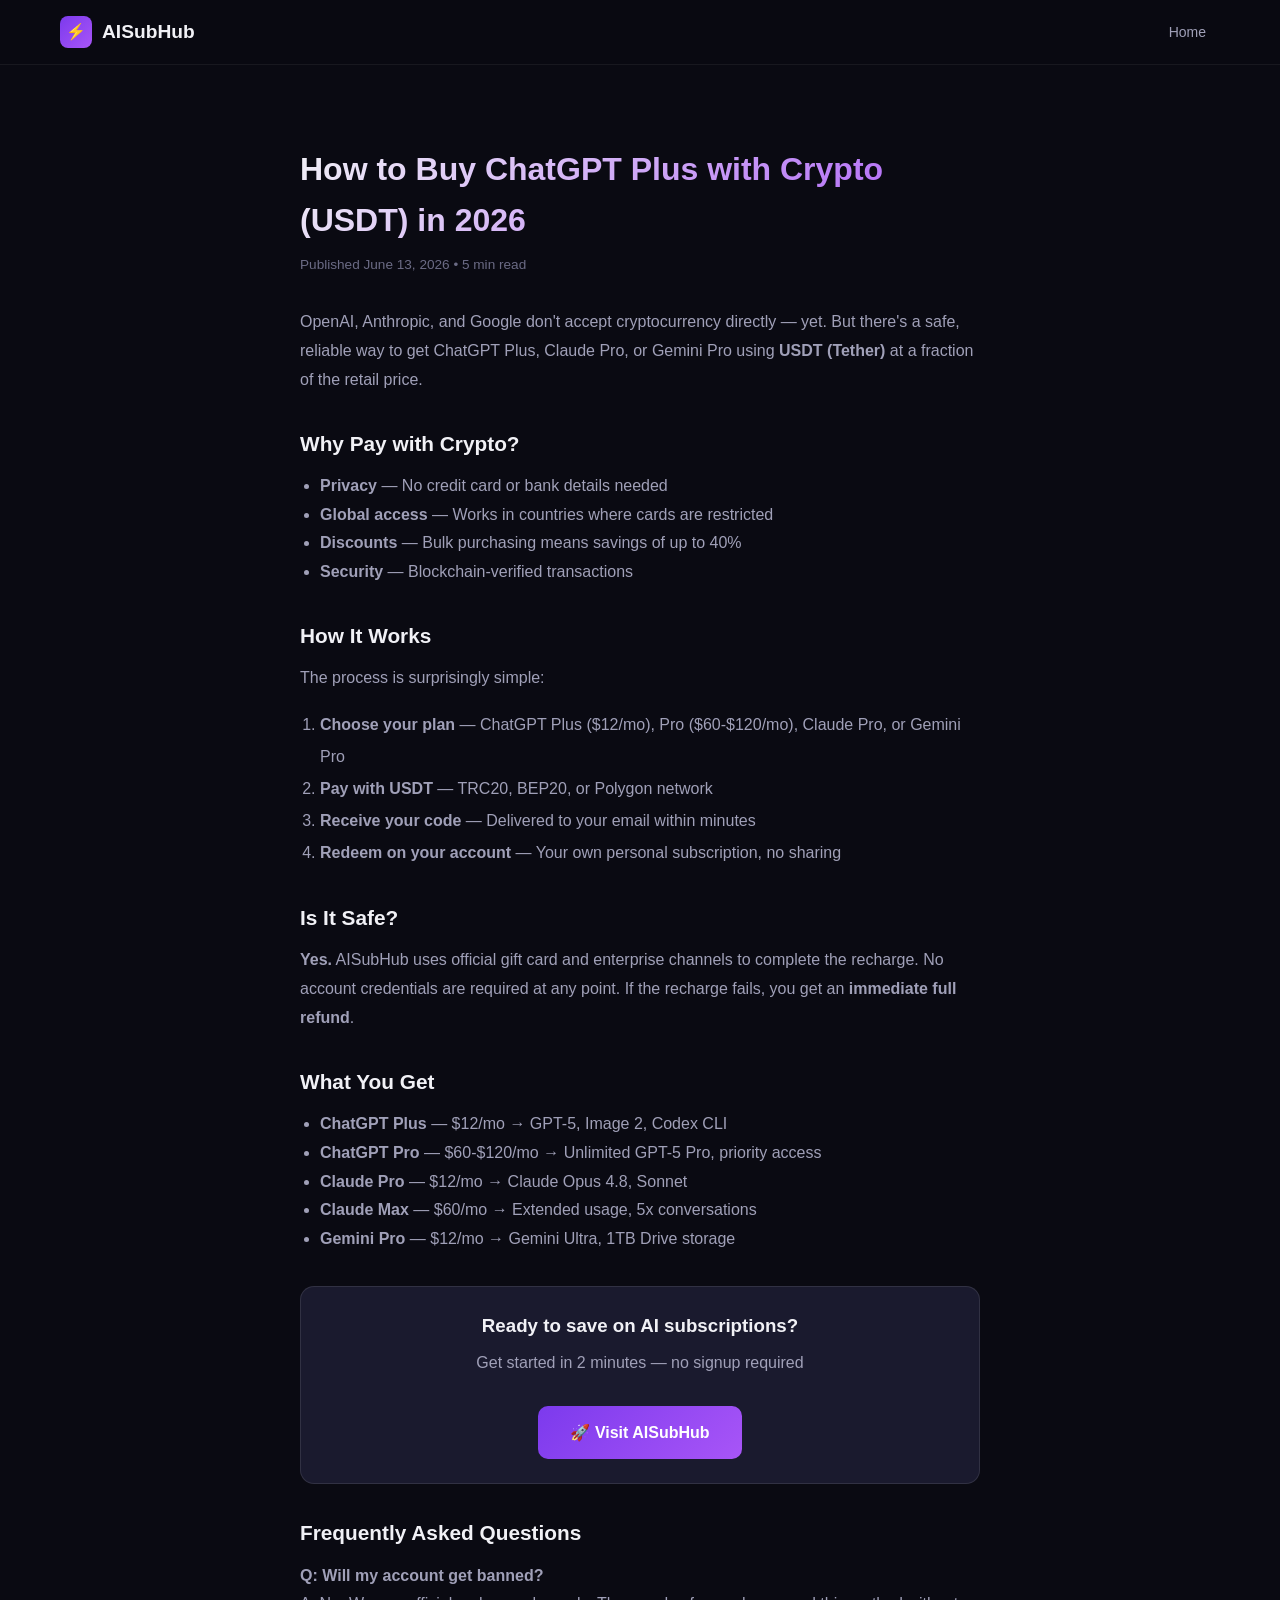
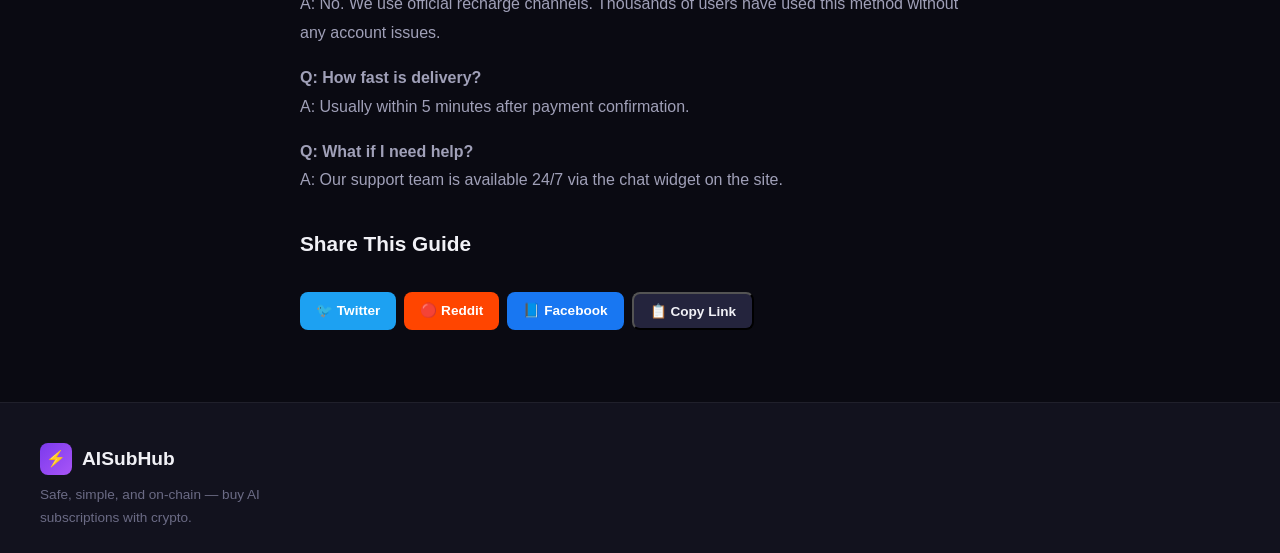
<file: blog.html>
<!DOCTYPE html>
<html lang="en">
<head>
  <meta charset="UTF-8">
  <meta name="viewport" content="width=device-width, initial-scale=1">
  <title>How to Buy ChatGPT Plus with Crypto (USDT) in 2026 - AISubHub</title>
  <meta name="description" content="Step-by-step guide: Buy ChatGPT Plus, Claude Pro & Gemini Pro with cryptocurrency. Save up to 40% with USDT. No credentials needed.">
  <meta name="robots" content="index, follow">
  <link rel="canonical" href="https://aisubhub.pages.dev/blog/">
  <meta property="og:title" content="How to Buy AI Subscriptions with Crypto - Complete Guide 2026">
  <meta property="og:description" content="Save up to 40% on ChatGPT Plus, Claude Pro & Gemini Pro. Pay with USDT. Step-by-step guide.">
  <link rel="stylesheet" href="css/style.css">
  <style>
    .blog-post { max-width: 720px; margin: 0 auto; padding: 80px 20px 40px; }
    .blog-post h1 { font-size: 2rem; margin-bottom: 8px; background: linear-gradient(135deg, #f1f1f6 0%, #a855f7 100%); -webkit-background-clip: text; -webkit-text-fill-color: transparent; }
    .blog-post .meta { color: var(--text-tertiary); font-size: 0.85rem; margin-bottom: 32px; }
    .blog-post h2 { font-size: 1.3rem; margin: 32px 0 12px; color: var(--text-primary); }
    .blog-post p { color: var(--text-secondary); line-height: 1.8; margin-bottom: 16px; }
    .blog-post ul { color: var(--text-secondary); line-height: 1.8; padding-left: 20px; margin-bottom: 16px; }
    .blog-post .cta-box { background: var(--bg-card); border: 1px solid var(--border-light); border-radius: var(--radius-md); padding: 24px; text-align: center; margin: 32px 0; }
    .blog-post .cta-box h3 { margin-bottom: 8px; }
    .blog-post .cta-btn { display: inline-block; background: linear-gradient(135deg,#7c3aed,#a855f7); color: white; padding: 14px 32px; border-radius: 10px; text-decoration: none; font-weight: 600; margin-top: 12px; }
    .blog-post .cta-btn:hover { opacity: 0.9; }
    .share-buttons { display: flex; gap: 8px; margin: 32px 0; flex-wrap: wrap; }
    .share-btn { display: inline-flex; align-items: center; gap: 6px; padding: 8px 16px; border-radius: 8px; text-decoration: none; font-size: 0.85rem; font-weight: 600; color: white; }
    .share-btn.twitter { background: #1da1f2; }
    .share-btn.reddit { background: #ff4500; }
    .share-btn.facebook { background: #1877f2; }
    .share-btn.copy { background: var(--bg-elevated); color: var(--text-primary); }
  </style>
</head>
<body>
  <header class="header">
    <div class="header-inner">
      <a href="/" class="logo"><span class="logo-icon">⚡</span><span>AISubHub</span></a>
      <nav class="header-nav">
        <a href="/" class="nav-link">Home</a>
      </nav>
    </div>
  </header>

  <main>
    <article class="blog-post">
      <h1>How to Buy ChatGPT Plus with Crypto (USDT) in 2026</h1>
      <div class="meta">Published June 13, 2026 • 5 min read</div>

      <p>OpenAI, Anthropic, and Google don't accept cryptocurrency directly — yet. But there's a safe, reliable way to get ChatGPT Plus, Claude Pro, or Gemini Pro using <strong>USDT (Tether)</strong> at a fraction of the retail price.</p>

      <h2>Why Pay with Crypto?</h2>
      <ul>
        <li><strong>Privacy</strong> — No credit card or bank details needed</li>
        <li><strong>Global access</strong> — Works in countries where cards are restricted</li>
        <li><strong>Discounts</strong> — Bulk purchasing means savings of up to 40%</li>
        <li><strong>Security</strong> — Blockchain-verified transactions</li>
      </ul>

      <h2>How It Works</h2>
      <p>The process is surprisingly simple:</p>
      <ol style="color: var(--text-secondary); line-height: 2; padding-left: 20px; margin-bottom: 16px;">
        <li><strong>Choose your plan</strong> — ChatGPT Plus ($12/mo), Pro ($60-$120/mo), Claude Pro, or Gemini Pro</li>
        <li><strong>Pay with USDT</strong> — TRC20, BEP20, or Polygon network</li>
        <li><strong>Receive your code</strong> — Delivered to your email within minutes</li>
        <li><strong>Redeem on your account</strong> — Your own personal subscription, no sharing</li>
      </ol>

      <h2>Is It Safe?</h2>
      <p><strong>Yes.</strong> AISubHub uses official gift card and enterprise channels to complete the recharge. No account credentials are required at any point. If the recharge fails, you get an <strong>immediate full refund</strong>.</p>

      <h2>What You Get</h2>
      <ul>
        <li><strong>ChatGPT Plus</strong> — $12/mo → GPT-5, Image 2, Codex CLI</li>
        <li><strong>ChatGPT Pro</strong> — $60-$120/mo → Unlimited GPT-5 Pro, priority access</li>
        <li><strong>Claude Pro</strong> — $12/mo → Claude Opus 4.8, Sonnet</li>
        <li><strong>Claude Max</strong> — $60/mo → Extended usage, 5x conversations</li>
        <li><strong>Gemini Pro</strong> — $12/mo → Gemini Ultra, 1TB Drive storage</li>
      </ul>

      <div class="cta-box">
        <h3>Ready to save on AI subscriptions?</h3>
        <p>Get started in 2 minutes — no signup required</p>
        <a href="https://aisubhub.pages.dev" class="cta-btn">🚀 Visit AISubHub</a>
      </div>

      <h2>Frequently Asked Questions</h2>
      <p><strong>Q: Will my account get banned?</strong><br>
      A: No. We use official recharge channels. Thousands of users have used this method without any account issues.</p>

      <p><strong>Q: How fast is delivery?</strong><br>
      A: Usually within 5 minutes after payment confirmation.</p>

      <p><strong>Q: What if I need help?</strong><br>
      A: Our support team is available 24/7 via the chat widget on the site.</p>

      <!-- Share Buttons -->
      <h2>Share This Guide</h2>
      <div class="share-buttons">
        <a class="share-btn twitter" href="https://twitter.com/intent/tweet?text=How%20to%20buy%20ChatGPT%20Plus%20with%20crypto%20-%20save%20up%20to%2040%25%20%F0%9F%9A%80&url=https://aisubhub.pages.dev/blog/" target="_blank" rel="noopener">🐦 Twitter</a>
        <a class="share-btn reddit" href="https://reddit.com/submit?url=https://aisubhub.pages.dev/blog/&title=How+to+buy+ChatGPT+Plus+with+Crypto+in+2026" target="_blank" rel="noopener">🔴 Reddit</a>
        <a class="share-btn facebook" href="https://www.facebook.com/sharer/sharer.php?u=https://aisubhub.pages.dev/blog/" target="_blank" rel="noopener">📘 Facebook</a>
        <button class="share-btn copy" onclick="navigator.clipboard.writeText('https://aisubhub.pages.dev/blog/').then(()=>{this.textContent='✅ Copied!'})">📋 Copy Link</button>
      </div>
    </article>
  </main>

  <footer class="footer">
    <div class="footer-inner">
      <div class="footer-brand">
        <a href="/" class="logo"><span class="logo-icon">⚡</span><span>AISubHub</span></a>
        <p>Safe, simple, and on-chain — buy AI subscriptions with crypto.</p>
      </div>
    </div>
  </footer>
</body>
</html>
</file>
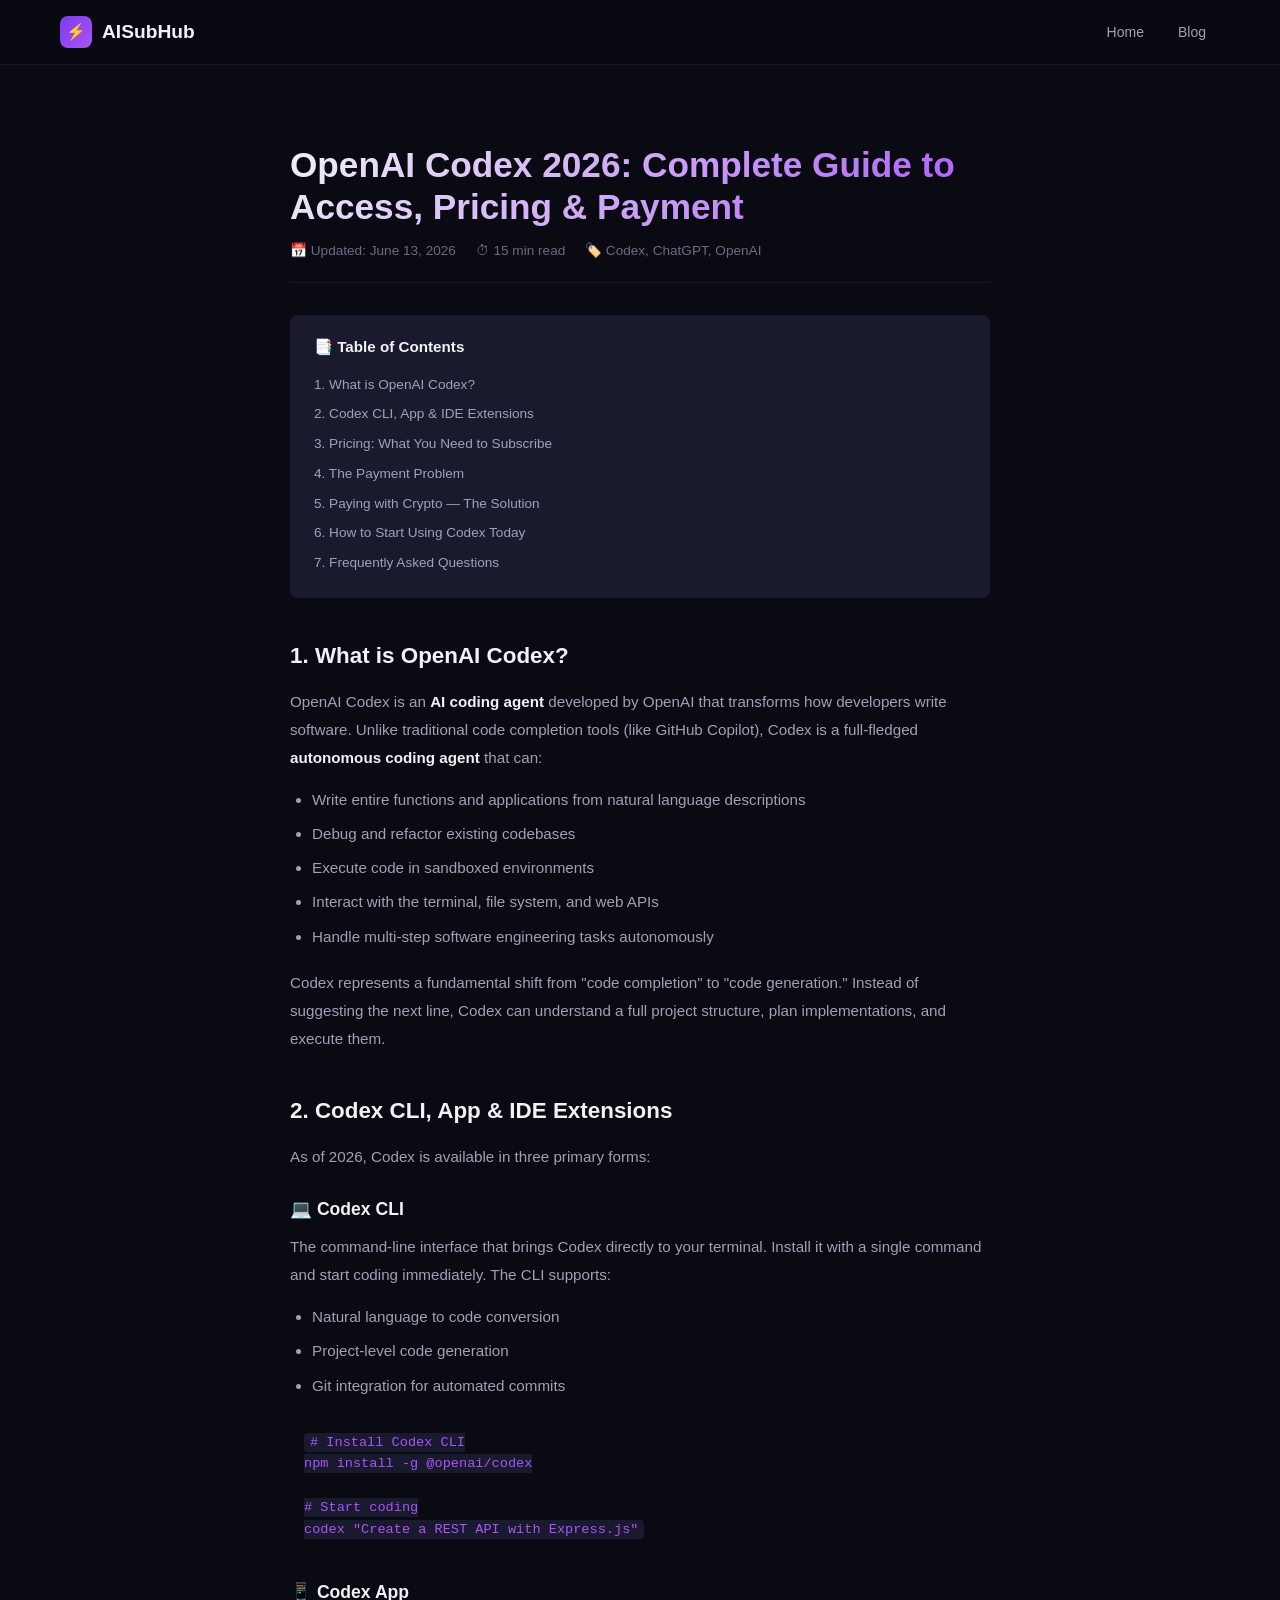
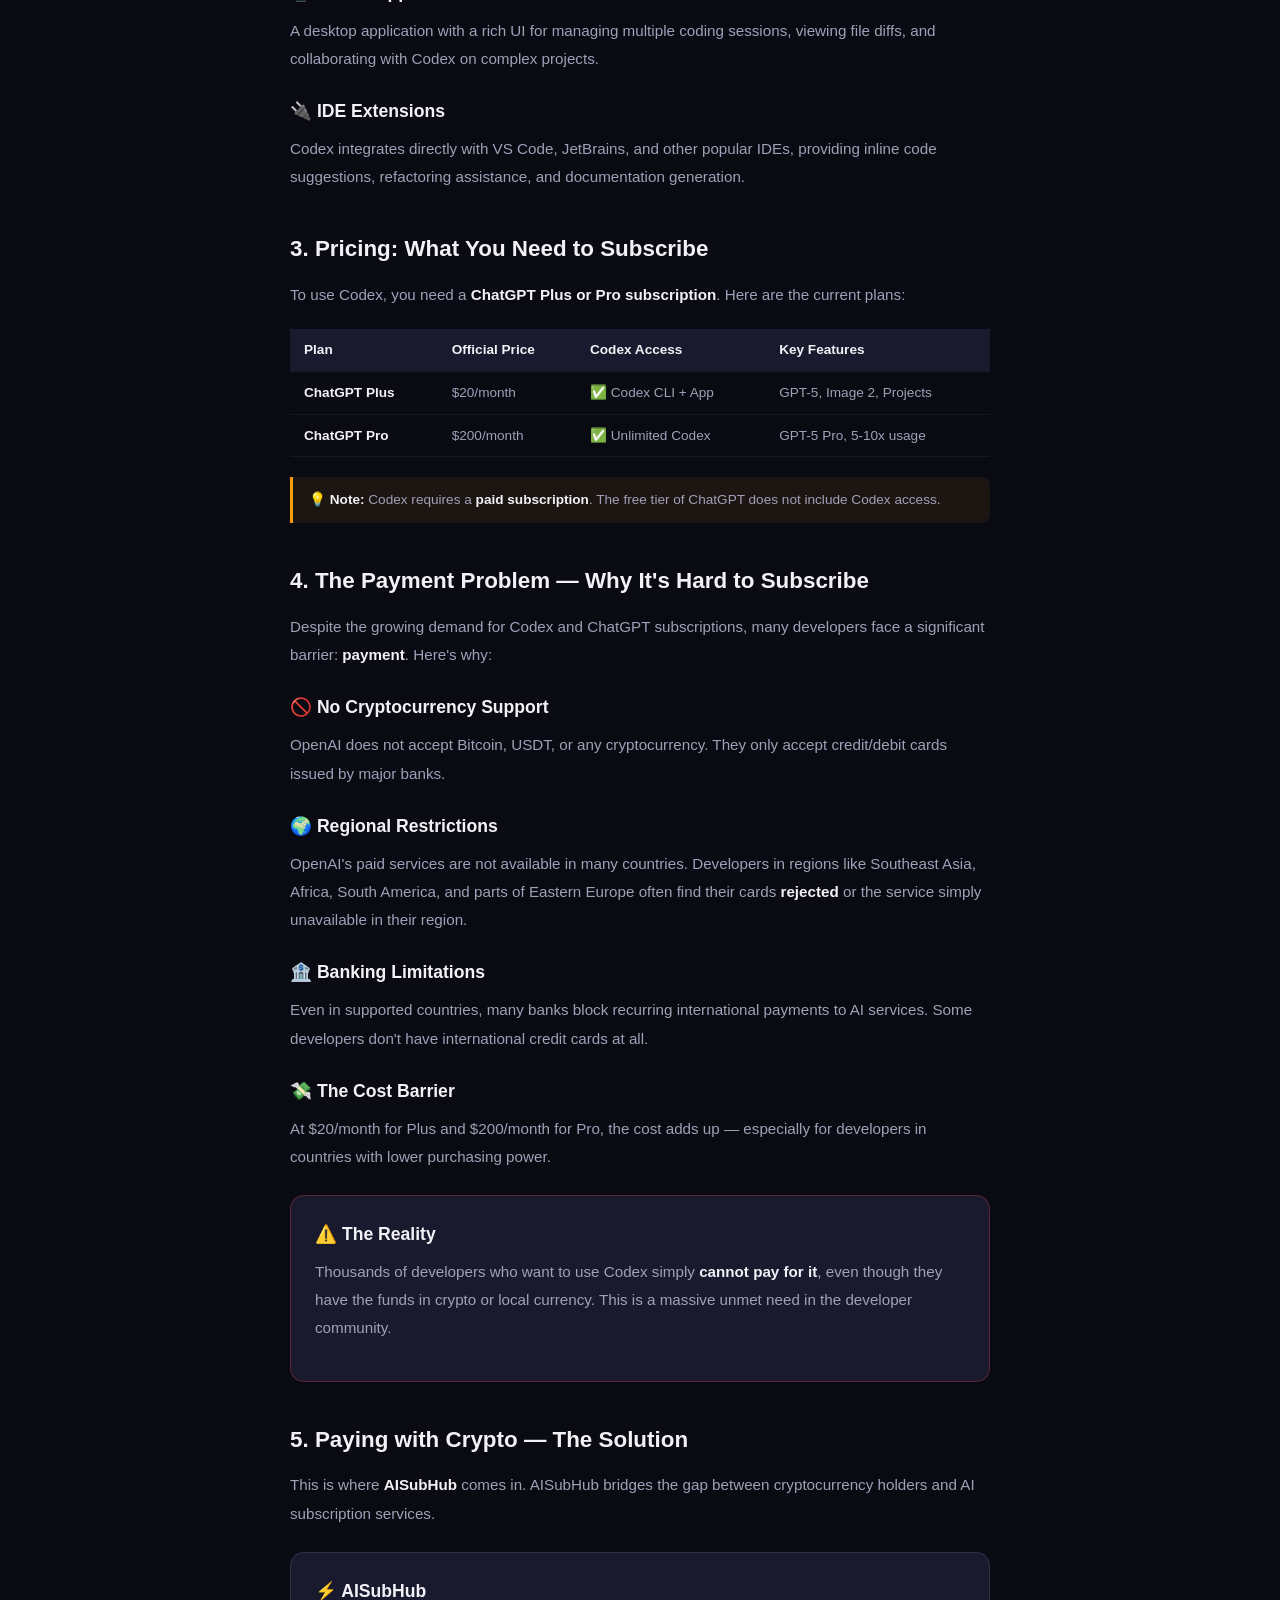
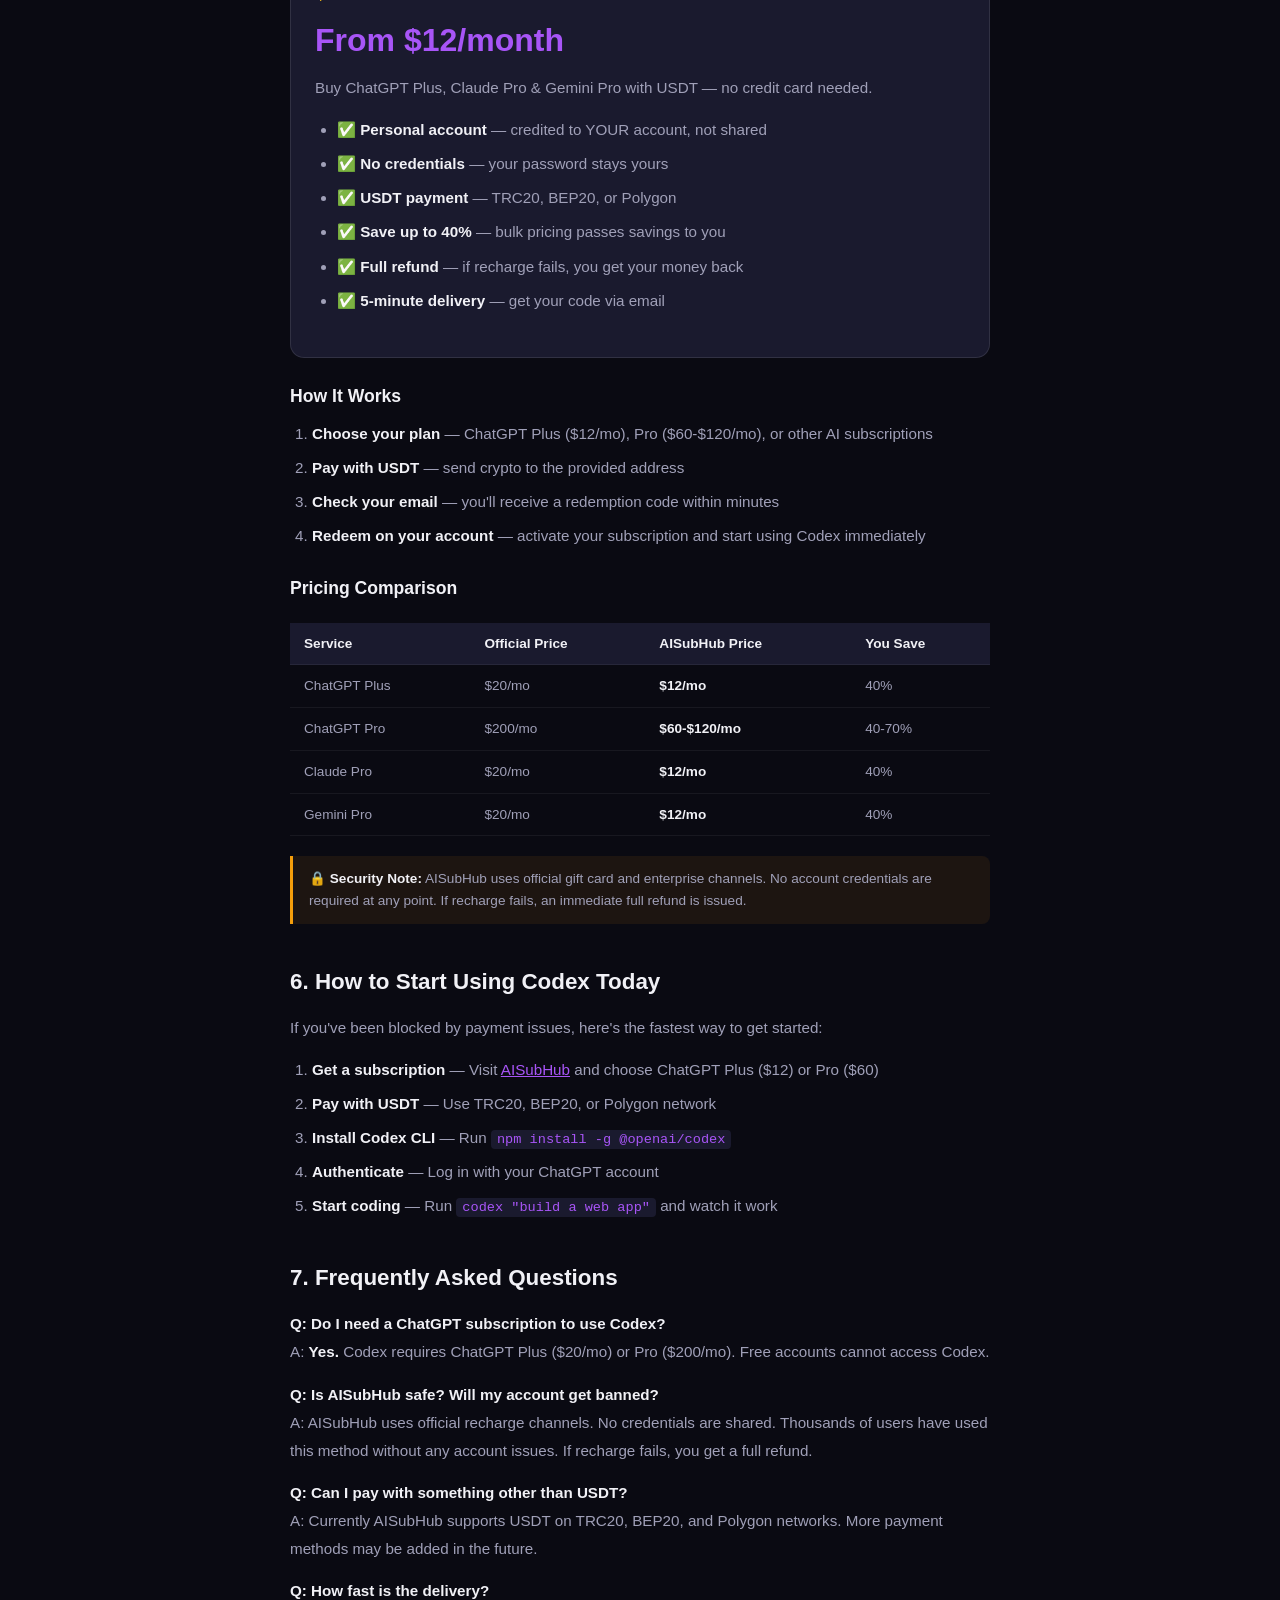
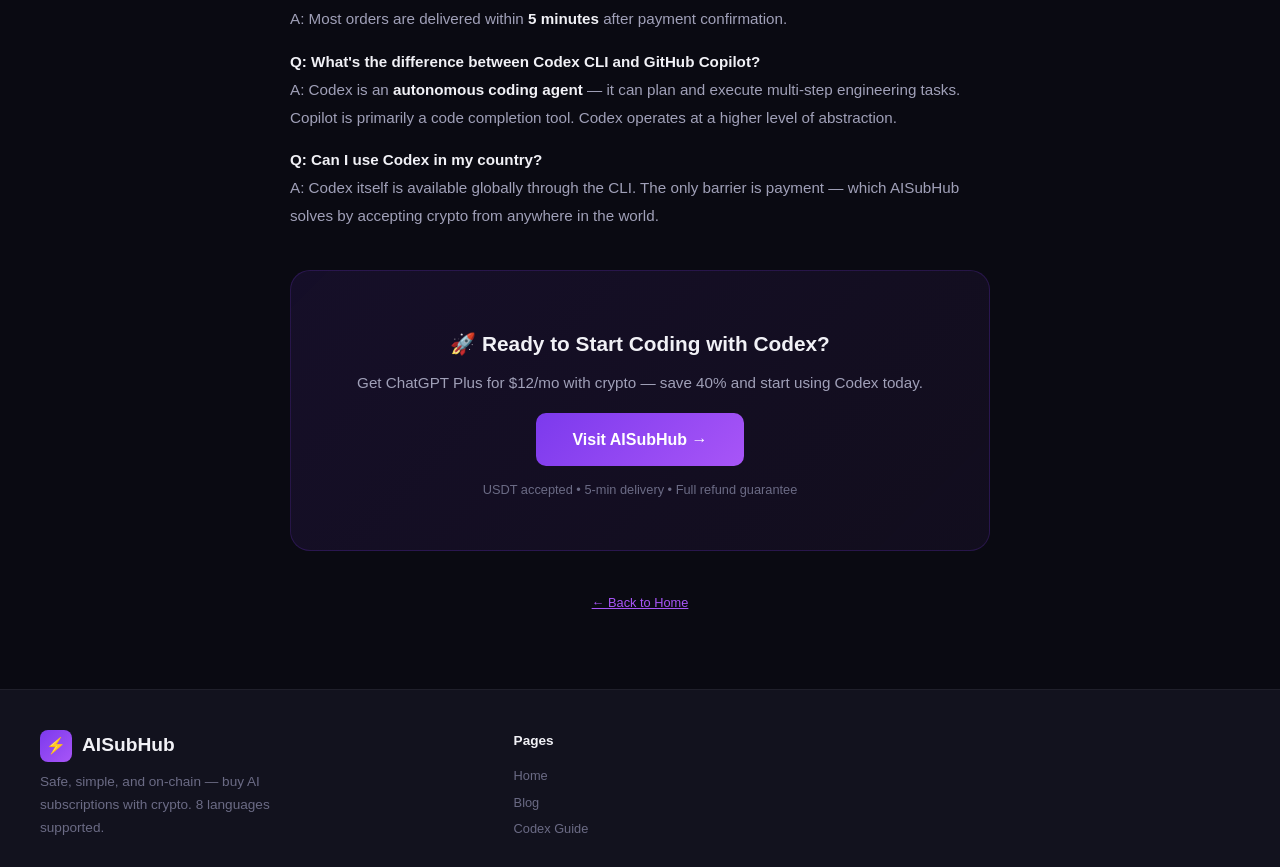
<file: codex-guide.html>
<!DOCTYPE html>
<html lang="en">
<head>
  <meta charset="UTF-8">
  <meta name="viewport" content="width=device-width, initial-scale=1">
  <title>OpenAI Codex: The Ultimate Guide 2026 - Pricing, Access & Payment Solutions</title>
  <meta name="description" content="Complete guide to OpenAI Codex in 2026: how to access Codex CLI, App & IDE extensions. Solve the payment problem with crypto. Save on ChatGPT Plus/Pro subscriptions.">
  <meta name="robots" content="index, follow">
  <meta property="og:title" content="OpenAI Codex 2026 Guide: How to Access Codex CLI, App & IDE Extensions">
  <meta property="og:description" content="Complete guide to OpenAI Codex: pricing, features, and how to pay for ChatGPT Plus/Pro with crypto when cards don't work.">
  <meta property="og:image" content="https://aisubhub.pages.dev/og-image.svg">
  <link rel="canonical" href="https://aisubhub.pages.dev/codex-guide/">
  <link rel="stylesheet" href="css/style.css">
  <style>
    .article { max-width: 740px; margin: 0 auto; padding: 80px 20px 60px; }
    .article h1 { font-size: 2.2rem; line-height: 1.2; margin-bottom: 12px; background: linear-gradient(135deg, #f1f1f6 0%, #a855f7 100%); -webkit-background-clip: text; -webkit-text-fill-color: transparent; }
    .article .meta { color: var(--text-tertiary); font-size: 0.85rem; margin-bottom: 32px; padding-bottom: 20px; border-bottom: 1px solid var(--border); }
    .article h2 { font-size: 1.4rem; margin: 40px 0 14px; color: var(--text-primary); }
    .article h3 { font-size: 1.1rem; margin: 24px 0 10px; color: var(--text-primary); }
    .article p, .article li { color: var(--text-secondary); line-height: 1.85; margin-bottom: 14px; font-size: 0.95rem; }
    .article ul, .article ol { padding-left: 22px; margin-bottom: 18px; }
    .article li { margin-bottom: 6px; }
    .article strong { color: var(--text-primary); }
    .article code { background: var(--bg-card); padding: 2px 6px; border-radius: 4px; font-size: 0.85rem; color: var(--accent-light); }
    .article .highlight-box { background: var(--bg-card); border: 1px solid var(--border-light); border-radius: var(--radius-md); padding: 24px; margin: 24px 0; }
    .article .highlight-box h3 { margin-top: 0; }
    .article .highlight-box .price-tag { font-size: 2rem; font-weight: 800; color: var(--accent-light); display: block; margin: 8px 0; }
    .article table { width: 100%; border-collapse: collapse; margin: 20px 0; font-size: 0.85rem; }
    .article th, .article td { padding: 10px 14px; text-align: left; border-bottom: 1px solid var(--border); }
    .article th { background: var(--bg-card); color: var(--text-primary); font-weight: 600; }
    .article td { color: var(--text-secondary); }
    .article .cta { text-align: center; background: linear-gradient(135deg, rgba(124,58,237,0.1) 0%, rgba(168,85,247,0.05) 100%); border: 1px solid rgba(124,58,237,0.2); border-radius: var(--radius-lg); padding: 32px; margin: 40px 0; }
    .article .cta h3 { font-size: 1.3rem; margin-bottom: 8px; }
    .article .cta p { margin-bottom: 16px; }
    .article .cta-btn { display: inline-block; background: linear-gradient(135deg,#7c3aed,#a855f7); color: white; padding: 14px 36px; border-radius: 10px; text-decoration: none; font-weight: 600; font-size: 1rem; transition: all 0.2s; }
    .article .cta-btn:hover { transform: translateY(-1px); box-shadow: 0 8px 24px rgba(124,58,237,0.3); }
    .article .toc { background: var(--bg-card); border-radius: var(--radius-sm); padding: 20px 24px; margin: 24px 0; }
    .article .toc h3 { margin: 0 0 10px; font-size: 0.95rem; }
    .article .toc a { display: block; padding: 4px 0; color: var(--text-secondary); text-decoration: none; font-size: 0.85rem; }
    .article .toc a:hover { color: var(--accent-light); }
    .article .note { background: rgba(245,158,11,0.08); border-left: 3px solid #f59e0b; padding: 12px 16px; border-radius: 0 8px 8px 0; margin: 16px 0; font-size: 0.85rem; color: var(--text-secondary); }
  </style>
</head>
<body>
  <header class="header">
    <div class="header-inner">
      <a href="/" class="logo"><span class="logo-icon">⚡</span><span>AISubHub</span></a>
      <nav class="header-nav">
        <a href="/" class="nav-link">Home</a>
        <a href="/blog/" class="nav-link">Blog</a>
      </nav>
    </div>
  </header>

  <main>
    <article class="article">
      <h1>OpenAI Codex 2026: Complete Guide to Access, Pricing & Payment</h1>
      <div class="meta">
        <span>📅 Updated: June 13, 2026</span>
        <span style="margin-left:16px">⏱ 15 min read</span>
        <span style="margin-left:16px">🏷️ Codex, ChatGPT, OpenAI</span>
      </div>

      <div class="toc">
        <h3>📑 Table of Contents</h3>
        <a href="#what-is-codex">1. What is OpenAI Codex?</a>
        <a href="#codex-forms">2. Codex CLI, App & IDE Extensions</a>
        <a href="#pricing">3. Pricing: What You Need to Subscribe</a>
        <a href="#payment-problem">4. The Payment Problem</a>
        <a href="#crypto-solution">5. Paying with Crypto — The Solution</a>
        <a href="#how-to-start">6. How to Start Using Codex Today</a>
        <a href="#faq">7. Frequently Asked Questions</a>
      </div>

      <section id="what-is-codex">
        <h2>1. What is OpenAI Codex?</h2>
        <p>OpenAI Codex is an <strong>AI coding agent</strong> developed by OpenAI that transforms how developers write software. Unlike traditional code completion tools (like GitHub Copilot), Codex is a full-fledged <strong>autonomous coding agent</strong> that can:</p>
        <ul>
          <li>Write entire functions and applications from natural language descriptions</li>
          <li>Debug and refactor existing codebases</li>
          <li>Execute code in sandboxed environments</li>
          <li>Interact with the terminal, file system, and web APIs</li>
          <li>Handle multi-step software engineering tasks autonomously</li>
        </ul>
        <p>Codex represents a fundamental shift from "code completion" to "code generation." Instead of suggesting the next line, Codex can understand a full project structure, plan implementations, and execute them.</p>
      </section>

      <section id="codex-forms">
        <h2>2. Codex CLI, App & IDE Extensions</h2>
        <p>As of 2026, Codex is available in three primary forms:</p>

        <h3>💻 Codex CLI</h3>
        <p>The command-line interface that brings Codex directly to your terminal. Install it with a single command and start coding immediately. The CLI supports:</p>
        <ul>
          <li>Natural language to code conversion</li>
          <li>Project-level code generation</li>
          <li>Git integration for automated commits</li>
        </ul>
        <pre style="background:#0a0a12;padding:14px;border-radius:8px;font-size:0.85rem;color:#a0a0b8;overflow-x:auto"><code># Install Codex CLI
npm install -g @openai/codex

# Start coding
codex "Create a REST API with Express.js"</code></pre>

        <h3>📱 Codex App</h3>
        <p>A desktop application with a rich UI for managing multiple coding sessions, viewing file diffs, and collaborating with Codex on complex projects.</p>

        <h3>🔌 IDE Extensions</h3>
        <p>Codex integrates directly with VS Code, JetBrains, and other popular IDEs, providing inline code suggestions, refactoring assistance, and documentation generation.</p>
      </section>

      <section id="pricing">
        <h2>3. Pricing: What You Need to Subscribe</h2>
        <p>To use Codex, you need a <strong>ChatGPT Plus or Pro subscription</strong>. Here are the current plans:</p>

        <table>
          <thead>
            <tr>
              <th>Plan</th>
              <th>Official Price</th>
              <th>Codex Access</th>
              <th>Key Features</th>
            </tr>
          </thead>
          <tbody>
            <tr>
              <td><strong>ChatGPT Plus</strong></td>
              <td>$20/month</td>
              <td>✅ Codex CLI + App</td>
              <td>GPT-5, Image 2, Projects</td>
            </tr>
            <tr>
              <td><strong>ChatGPT Pro</strong></td>
              <td>$200/month</td>
              <td>✅ Unlimited Codex</td>
              <td>GPT-5 Pro, 5-10x usage</td>
            </tr>
          </tbody>
        </table>

        <div class="note">
          <strong>💡 Note:</strong> Codex requires a <strong>paid subscription</strong>. The free tier of ChatGPT does not include Codex access.
        </div>
      </section>

      <section id="payment-problem">
        <h2>4. The Payment Problem — Why It's Hard to Subscribe</h2>
        <p>Despite the growing demand for Codex and ChatGPT subscriptions, many developers face a significant barrier: <strong>payment</strong>. Here's why:</p>

        <h3>🚫 No Cryptocurrency Support</h3>
        <p>OpenAI does not accept Bitcoin, USDT, or any cryptocurrency. They only accept credit/debit cards issued by major banks.</p>

        <h3>🌍 Regional Restrictions</h3>
        <p>OpenAI's paid services are not available in many countries. Developers in regions like Southeast Asia, Africa, South America, and parts of Eastern Europe often find their cards <strong>rejected</strong> or the service simply unavailable in their region.</p>

        <h3>🏦 Banking Limitations</h3>
        <p>Even in supported countries, many banks block recurring international payments to AI services. Some developers don't have international credit cards at all.</p>

        <h3>💸 The Cost Barrier</h3>
        <p>At $20/month for Plus and $200/month for Pro, the cost adds up — especially for developers in countries with lower purchasing power.</p>

        <div class="highlight-box" style="border-color:rgba(239,68,68,0.3)">
          <h3>⚠️ The Reality</h3>
          <p>Thousands of developers who want to use Codex simply <strong>cannot pay for it</strong>, even though they have the funds in crypto or local currency. This is a massive unmet need in the developer community.</p>
        </div>
      </section>

      <section id="crypto-solution">
        <h2>5. Paying with Crypto — The Solution</h2>
        <p>This is where <strong>AISubHub</strong> comes in. AISubHub bridges the gap between cryptocurrency holders and AI subscription services.</p>

        <div class="highlight-box">
          <h3>⚡ AISubHub</h3>
          <span class="price-tag">From $12/month</span>
          <p>Buy ChatGPT Plus, Claude Pro & Gemini Pro with USDT — no credit card needed.</p>
          <ul>
            <li>✅ <strong>Personal account</strong> — credited to YOUR account, not shared</li>
            <li>✅ <strong>No credentials</strong> — your password stays yours</li>
            <li>✅ <strong>USDT payment</strong> — TRC20, BEP20, or Polygon</li>
            <li>✅ <strong>Save up to 40%</strong> — bulk pricing passes savings to you</li>
            <li>✅ <strong>Full refund</strong> — if recharge fails, you get your money back</li>
            <li>✅ <strong>5-minute delivery</strong> — get your code via email</li>
          </ul>
        </div>

        <h3>How It Works</h3>
        <ol>
          <li><strong>Choose your plan</strong> — ChatGPT Plus ($12/mo), Pro ($60-$120/mo), or other AI subscriptions</li>
          <li><strong>Pay with USDT</strong> — send crypto to the provided address</li>
          <li><strong>Check your email</strong> — you'll receive a redemption code within minutes</li>
          <li><strong>Redeem on your account</strong> — activate your subscription and start using Codex immediately</li>
        </ol>

        <h3>Pricing Comparison</h3>
        <table>
          <thead>
            <tr>
              <th>Service</th>
              <th>Official Price</th>
              <th>AISubHub Price</th>
              <th>You Save</th>
            </tr>
          </thead>
          <tbody>
            <tr>
              <td>ChatGPT Plus</td>
              <td>$20/mo</td>
              <td><strong>$12/mo</strong></td>
              <td>40%</td>
            </tr>
            <tr>
              <td>ChatGPT Pro</td>
              <td>$200/mo</td>
              <td><strong>$60-$120/mo</strong></td>
              <td>40-70%</td>
            </tr>
            <tr>
              <td>Claude Pro</td>
              <td>$20/mo</td>
              <td><strong>$12/mo</strong></td>
              <td>40%</td>
            </tr>
            <tr>
              <td>Gemini Pro</td>
              <td>$20/mo</td>
              <td><strong>$12/mo</strong></td>
              <td>40%</td>
            </tr>
          </tbody>
        </table>

        <div class="note">
          <strong>🔒 Security Note:</strong> AISubHub uses official gift card and enterprise channels. No account credentials are required at any point. If recharge fails, an immediate full refund is issued.
        </div>
      </section>

      <section id="how-to-start">
        <h2>6. How to Start Using Codex Today</h2>
        <p>If you've been blocked by payment issues, here's the fastest way to get started:</p>
        <ol>
          <li><strong>Get a subscription</strong> — Visit <a href="https://aisubhub.pages.dev" style="color:var(--accent-light)">AISubHub</a> and choose ChatGPT Plus ($12) or Pro ($60)</li>
          <li><strong>Pay with USDT</strong> — Use TRC20, BEP20, or Polygon network</li>
          <li><strong>Install Codex CLI</strong> — Run <code>npm install -g @openai/codex</code></li>
          <li><strong>Authenticate</strong> — Log in with your ChatGPT account</li>
          <li><strong>Start coding</strong> — Run <code>codex "build a web app"</code> and watch it work</li>
        </ol>
      </section>

      <section id="faq">
        <h2>7. Frequently Asked Questions</h2>

        <p><strong>Q: Do I need a ChatGPT subscription to use Codex?</strong><br>
        A: <strong>Yes.</strong> Codex requires ChatGPT Plus ($20/mo) or Pro ($200/mo). Free accounts cannot access Codex.</p>

        <p><strong>Q: Is AISubHub safe? Will my account get banned?</strong><br>
        A: AISubHub uses official recharge channels. No credentials are shared. Thousands of users have used this method without any account issues. If recharge fails, you get a full refund.</p>

        <p><strong>Q: Can I pay with something other than USDT?</strong><br>
        A: Currently AISubHub supports USDT on TRC20, BEP20, and Polygon networks. More payment methods may be added in the future.</p>

        <p><strong>Q: How fast is the delivery?</strong><br>
        A: Most orders are delivered within <strong>5 minutes</strong> after payment confirmation.</p>

        <p><strong>Q: What's the difference between Codex CLI and GitHub Copilot?</strong><br>
        A: Codex is an <strong>autonomous coding agent</strong> — it can plan and execute multi-step engineering tasks. Copilot is primarily a code completion tool. Codex operates at a higher level of abstraction.</p>

        <p><strong>Q: Can I use Codex in my country?</strong><br>
        A: Codex itself is available globally through the CLI. The only barrier is payment — which AISubHub solves by accepting crypto from anywhere in the world.</p>
      </section>

      <div class="cta">
        <h3>🚀 Ready to Start Coding with Codex?</h3>
        <p>Get ChatGPT Plus for $12/mo with crypto — save 40% and start using Codex today.</p>
        <a href="https://aisubhub.pages.dev" class="cta-btn">Visit AISubHub →</a>
        <p style="margin-top:12px;font-size:0.8rem;color:var(--text-tertiary)">USDT accepted • 5-min delivery • Full refund guarantee</p>
      </div>

      <p style="text-align:center;font-size:0.8rem;color:var(--text-tertiary);margin-top:40px">
        <a href="/" style="color:var(--accent-light)">← Back to Home</a>
      </p>
    </article>
  </main>

  <footer class="footer">
    <div class="footer-inner">
      <div class="footer-brand">
        <a href="/" class="logo"><span class="logo-icon">⚡</span><span>AISubHub</span></a>
        <p>Safe, simple, and on-chain — buy AI subscriptions with crypto. 8 languages supported.</p>
      </div>
      <div class="footer-col">
        <h4>Pages</h4>
        <a href="/">Home</a>
        <a href="/blog/">Blog</a>
        <a href="/codex-guide/">Codex Guide</a>
      </div>
    </div>
  </footer>
</body>
</html>
</file>
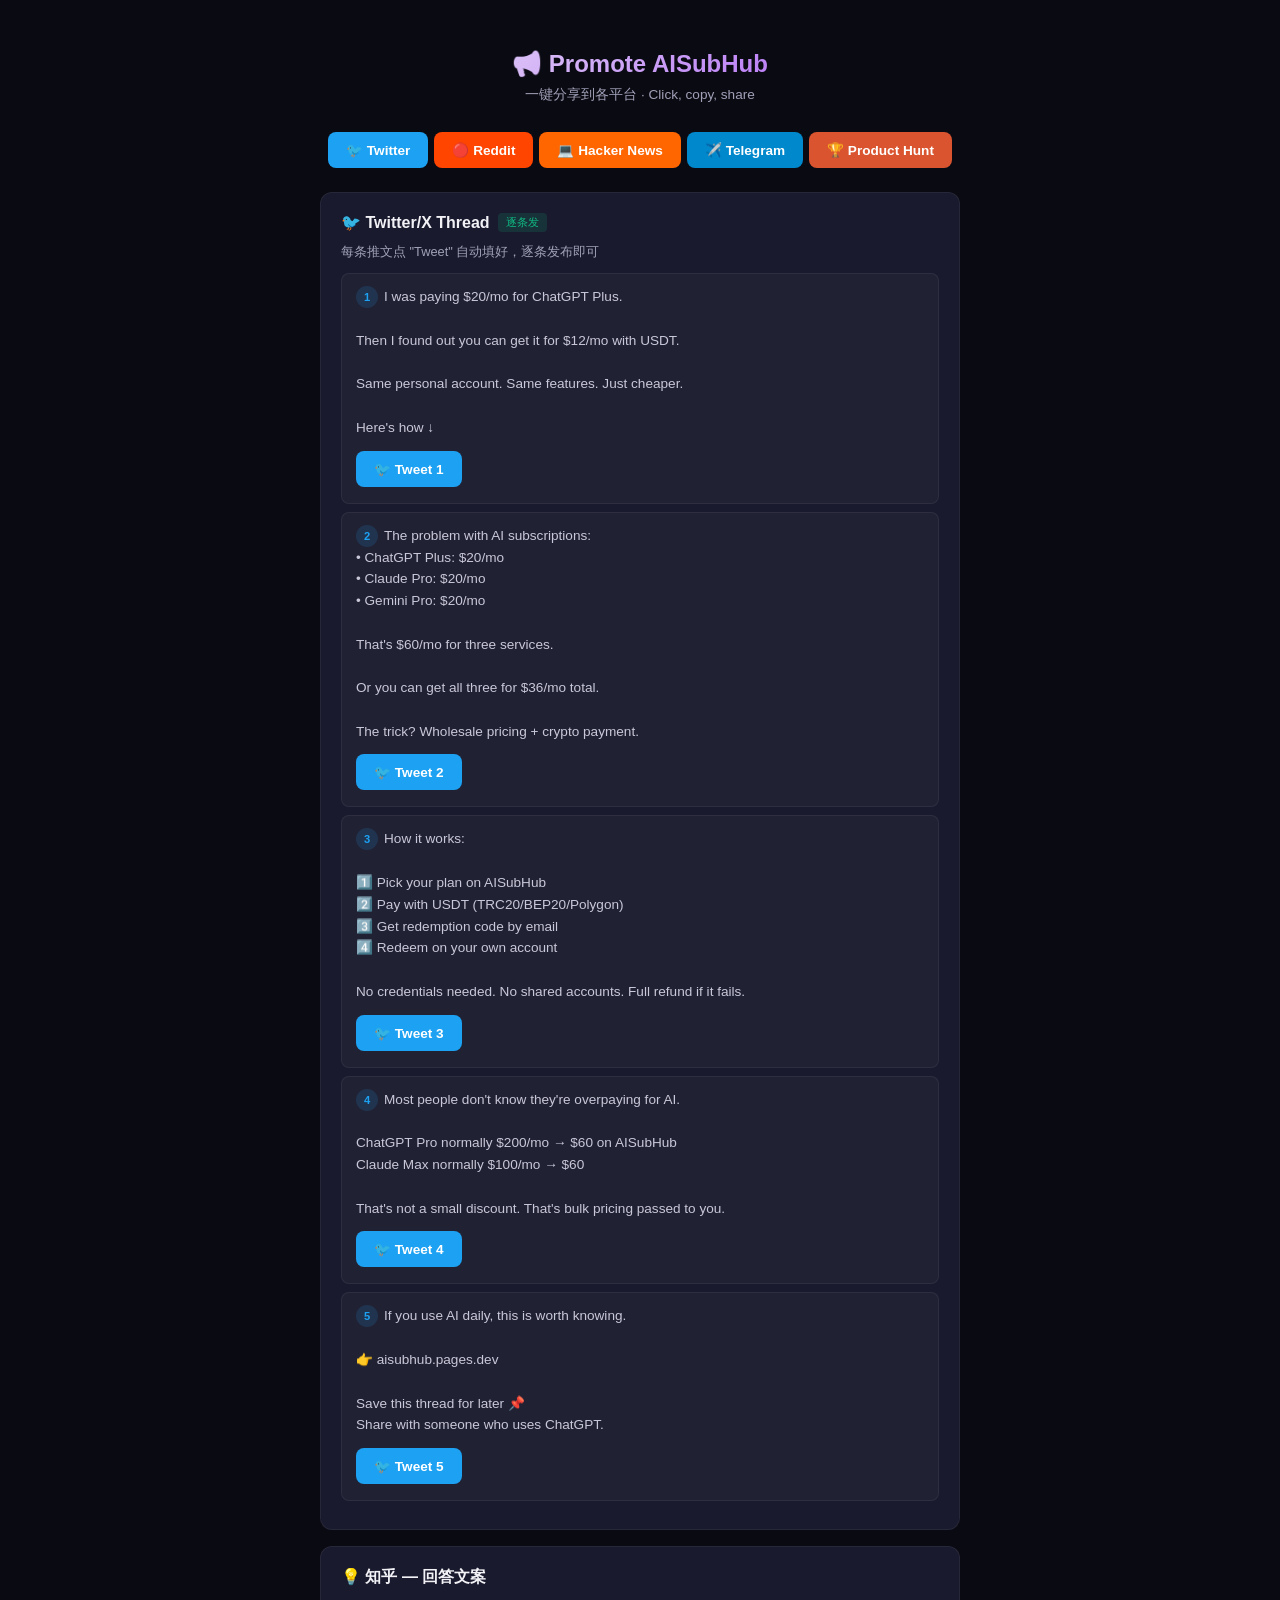
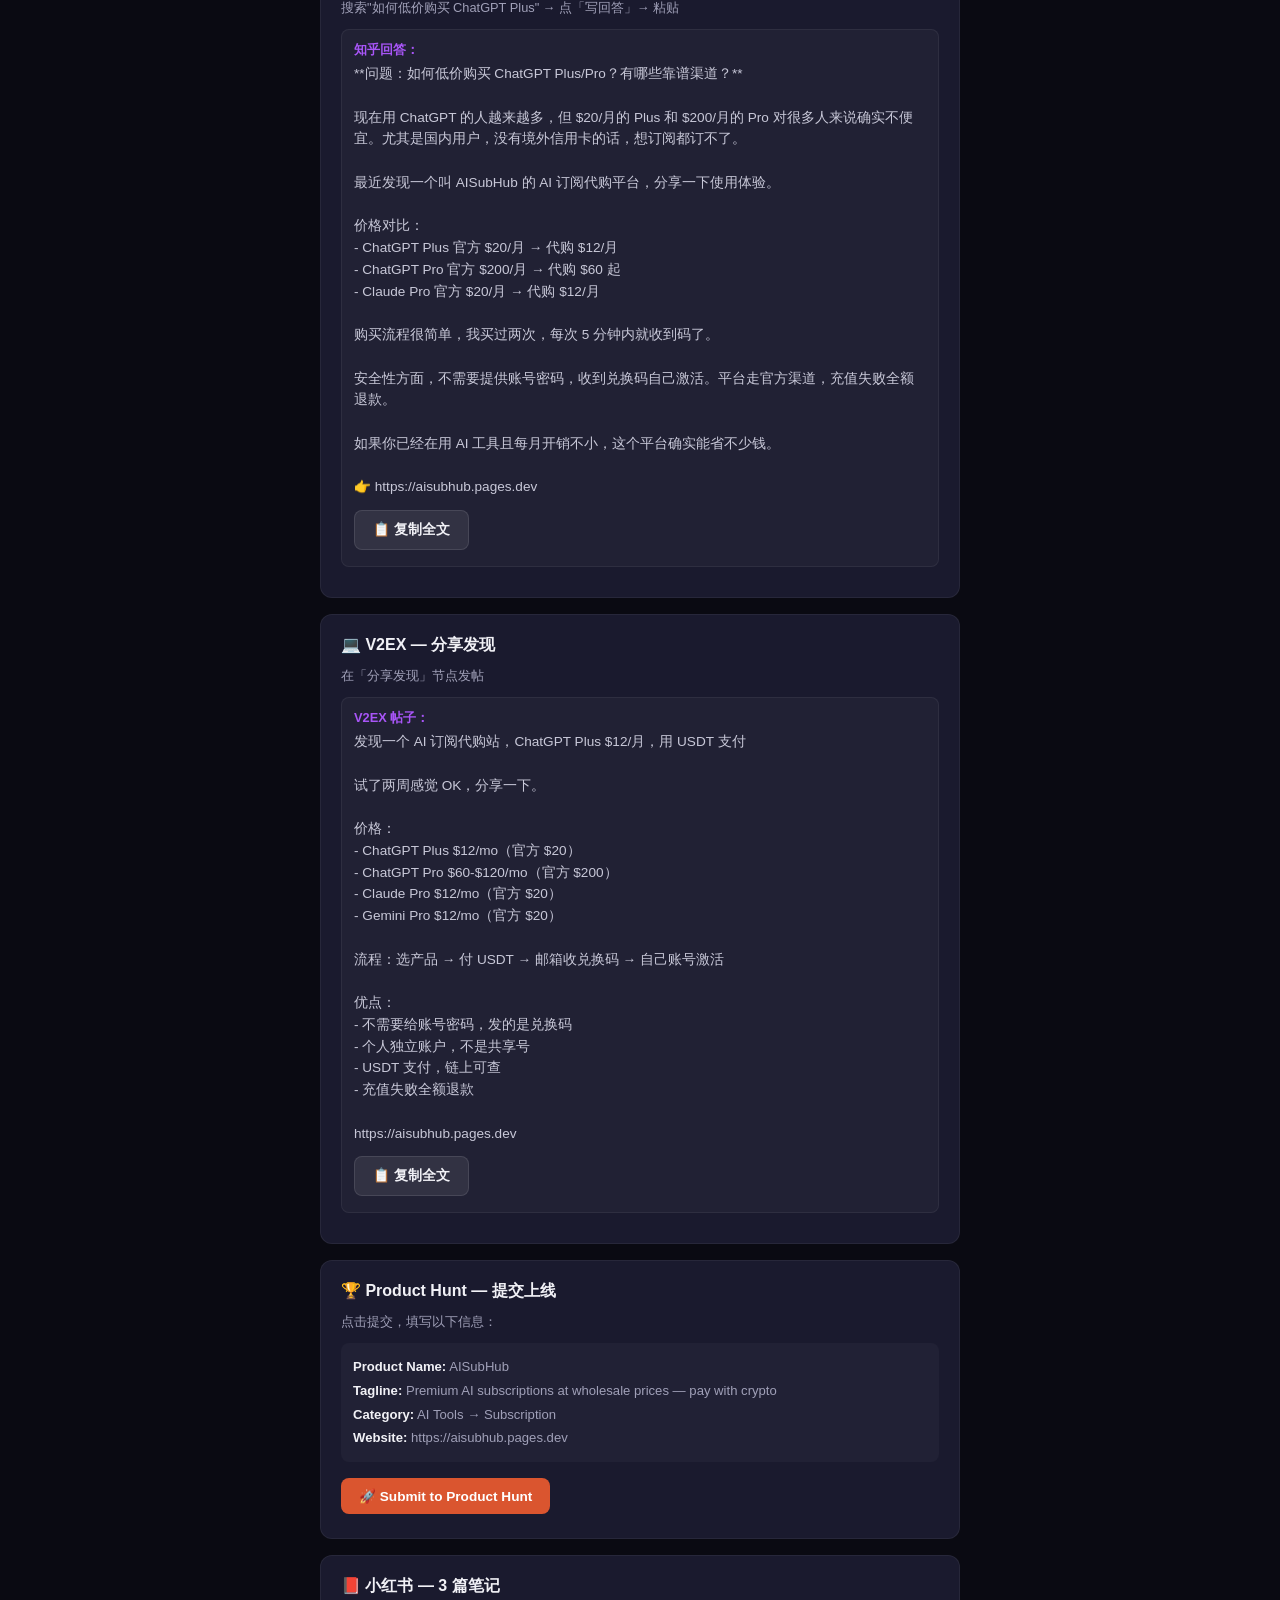
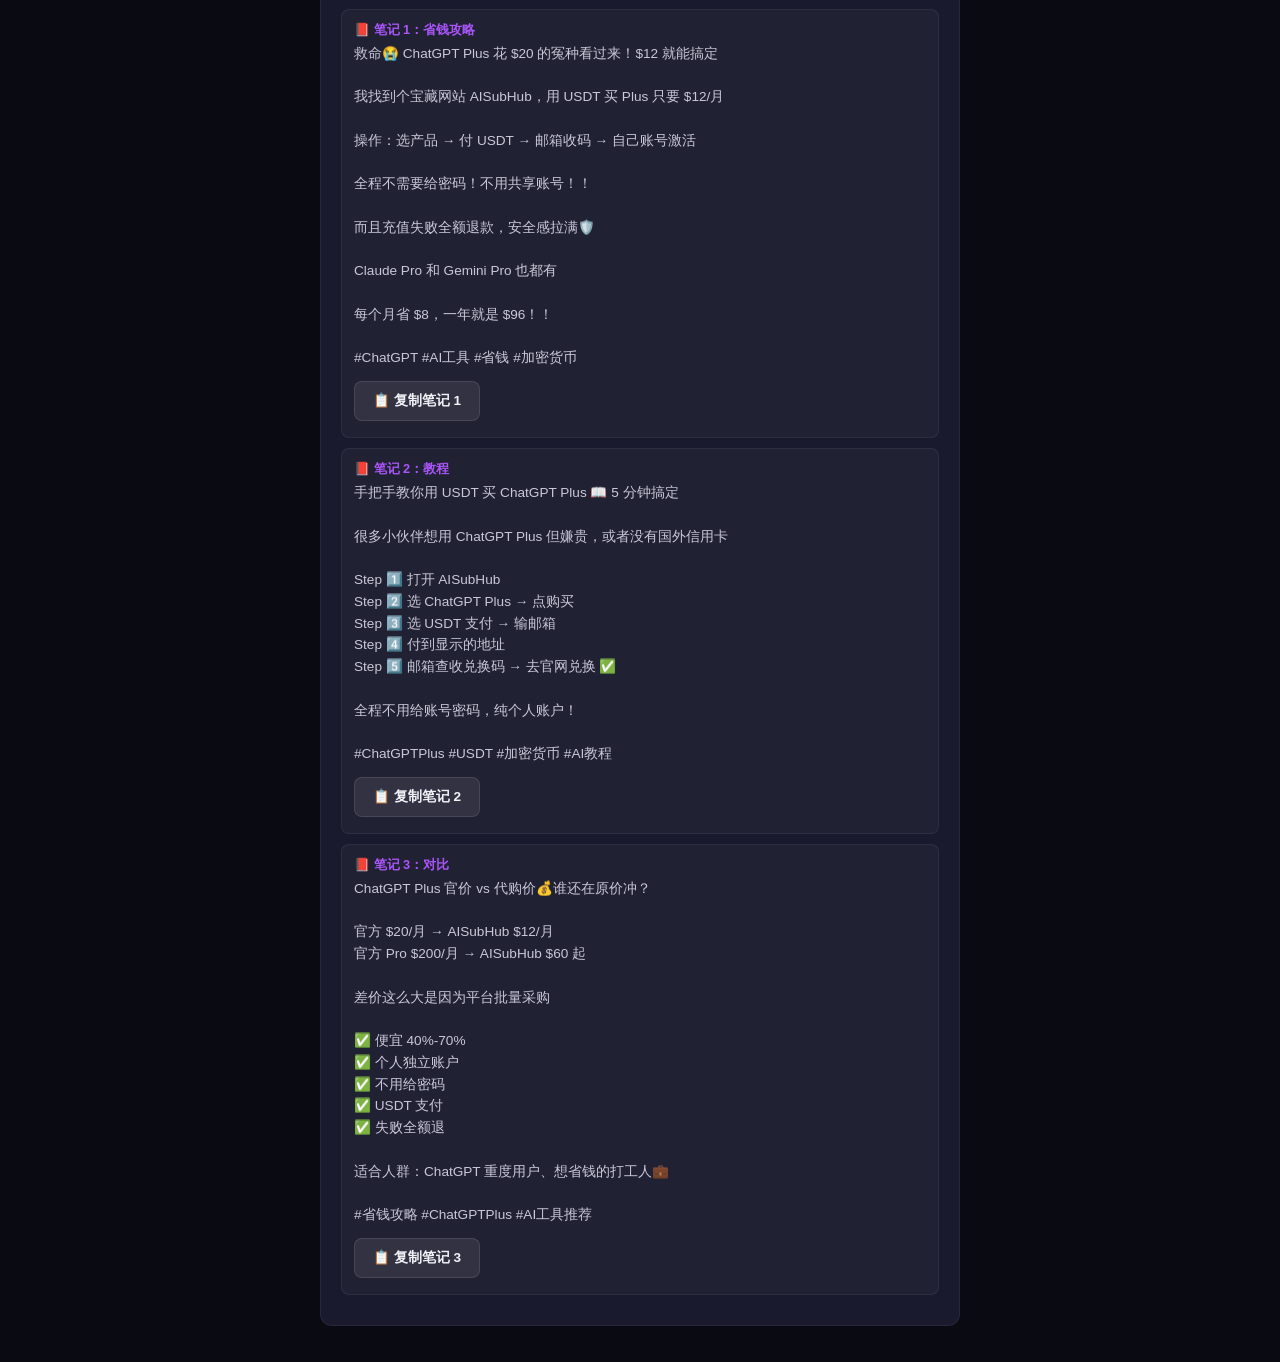
<file: share.html>
<!DOCTYPE html>
<html lang="en">
<head>
  <meta charset="UTF-8">
  <meta name="viewport" content="width=device-width, initial-scale=1">
  <title>AISubHub — Share & Promote</title>
  <style>
    * { margin: 0; padding: 0; box-sizing: border-box; }
    body { font-family: -apple-system, 'Segoe UI', 'PingFang SC', sans-serif; background: #0a0a12; color: #f1f1f6; padding: 20px; }
    .container { max-width: 640px; margin: 0 auto; }
    h1 { font-size: 1.5rem; text-align: center; padding: 30px 0 8px; background: linear-gradient(135deg, #f1f1f6, #a855f7); -webkit-background-clip: text; -webkit-text-fill-color: transparent; }
    .subtitle { text-align: center; color: #a0a0b8; font-size: 0.85rem; margin-bottom: 24px; }
    .section { background: #1a1a2e; border-radius: 12px; padding: 20px; margin-bottom: 16px; border: 1px solid rgba(255,255,255,0.06); }
    .section h2 { font-size: 1rem; margin-bottom: 12px; display: flex; align-items: center; gap: 8px; }
    .section h2 .badge { font-size: 0.7rem; background: rgba(16,185,129,0.15); color: #10b981; padding: 2px 8px; border-radius: 4px; font-weight: 500; }
    .btn { display: inline-flex; align-items: center; gap: 6px; padding: 10px 18px; border-radius: 8px; font-size: 0.85rem; font-weight: 600; cursor: pointer; border: none; text-decoration: none; color: white; margin: 4px 0; transition: opacity 0.2s; }
    .btn:hover { opacity: 0.85; }
    .btn-twitter { background: #1da1f2; }
    .btn-producthunt { background: #da552f; }
    .btn-copy { background: rgba(255,255,255,0.08); color: #f1f1f6; border: 1px solid rgba(255,255,255,0.1); }
    .btn-copy:hover { background: rgba(255,255,255,0.15); }
    .btn-reddit { background: #ff4500; }
    .btn-hn { background: #ff6600; }
    .btn-telegram { background: #0088cc; }
    .tweet-card { background: rgba(255,255,255,0.03); border: 1px solid rgba(255,255,255,0.06); border-radius: 8px; padding: 12px 14px; margin-bottom: 8px; }
    .tweet-card .num { display: inline-block; width: 22px; height: 22px; line-height: 22px; text-align: center; border-radius: 50%; background: rgba(29,161,242,0.15); color: #1da1f2; font-size: 0.7rem; font-weight: 700; margin-right: 6px; }
    .tweet-card .text { color: #c8c8d8; font-size: 0.85rem; line-height: 1.6; }
    .tweet-card .actions { margin-top: 8px; display: flex; gap: 6px; flex-wrap: wrap; }
    .flex-wrap { display: flex; flex-wrap: wrap; gap: 8px; align-items: center; margin-bottom: 8px; }
    .copy-block { background: rgba(255,255,255,0.03); border: 1px solid rgba(255,255,255,0.06); border-radius: 8px; padding: 12px; margin-bottom: 10px; }
    .copy-block p { color: #c8c8d8; font-size: 0.85rem; line-height: 1.6; white-space: pre-wrap; margin-bottom: 8px; }
    .toast { position: fixed; bottom: 24px; left: 50%; transform: translateX(-50%); background: #10b981; color: white; padding: 10px 20px; border-radius: 8px; font-size: 0.85rem; opacity: 0; transition: opacity 0.3s; z-index: 100; pointer-events: none; }
    .toast.show { opacity: 1; }
    .quick-links { display: flex; flex-wrap: wrap; gap: 6px; justify-content: center; margin-bottom: 20px; }
    .label { font-size: 0.8rem; color: #a855f7; font-weight: 600; margin-bottom: 4px; }
  </style>
</head>
<body>

<div class="container">
  <h1>📢 Promote AISubHub</h1>
  <p class="subtitle">一键分享到各平台 · Click, copy, share</p>

  <!-- Quick action bar -->
  <div class="quick-links">
    <a class="btn btn-twitter" href="https://twitter.com/intent/tweet?text=AISubHub%20%E2%80%94%20Premium%20AI%20Subscriptions%20at%20Wholesale%20Prices%2C%20pay%20with%20USDT%20%F0%9F%9A%80%0A%0AChatGPT%20Plus%20%2412%2Fmo%20%E2%86%92%20aisubhub.pages.dev" target="_blank">🐦 Twitter</a>
    <a class="btn btn-reddit" href="https://www.reddit.com/r/beermoney/submit?title=Save%2040%25%20on%20ChatGPT%20Plus%20(%2420%20%E2%86%92%20%2412%2Fmo)%20by%20paying%20with%20USDT" target="_blank">🔴 Reddit</a>
    <a class="btn btn-hn" href="https://news.ycombinator.com/submitlink?u=https://aisubhub.pages.dev&t=AISubHub%20%E2%80%94%20Buy%20AI%20Subscriptions%20with%20Crypto" target="_blank">💻 Hacker News</a>
    <a class="btn btn-telegram" href="https://t.me/share/url?url=https://aisubhub.pages.dev&text=AISubHub%20-%20Buy%20ChatGPT%20Plus%20with%20USDT%20%2412/mo" target="_blank">✈️ Telegram</a>
    <a class="btn btn-producthunt" href="https://www.producthunt.com/posts/new" target="_blank">🏆 Product Hunt</a>
  </div>

  <!-- ========== TWITTER THREAD ========== -->
  <div class="section">
    <h2>🐦 Twitter/X Thread <span class="badge">逐条发</span></h2>
    <p style="color:#a0a0b8;font-size:0.8rem;margin-bottom:12px">每条推文点 "Tweet" 自动填好，逐条发布即可</p>

    <div class="tweet-card">
      <div class="text"><span class="num">1</span>I was paying $20/mo for ChatGPT Plus.<br><br>Then I found out you can get it for $12/mo with USDT.<br><br>Same personal account. Same features. Just cheaper.<br><br>Here's how ↓</div>
      <div class="actions"><a class="btn btn-twitter" href="https://twitter.com/intent/tweet?text=I%20was%20paying%20%2420%2Fmo%20for%20ChatGPT%20Plus.%0A%0AThen%20I%20found%20out%20you%20can%20get%20it%20for%20%2412%2Fmo%20with%20USDT.%0A%0ASame%20personal%20account.%20Same%20features.%20Just%20cheaper.%0A%0AHere%27s%20how%20%E2%86%93" target="_blank">🐦 Tweet 1</a></div>
    </div>

    <div class="tweet-card">
      <div class="text"><span class="num">2</span>The problem with AI subscriptions:<br>• ChatGPT Plus: $20/mo<br>• Claude Pro: $20/mo<br>• Gemini Pro: $20/mo<br><br>That's $60/mo for three services.<br><br>Or you can get all three for $36/mo total.<br><br>The trick? Wholesale pricing + crypto payment.</div>
      <div class="actions"><a class="btn btn-twitter" href="https://twitter.com/intent/tweet?text=The%20problem%20with%20AI%20subscriptions%3A%0A%E2%80%A2%20ChatGPT%20Plus%3A%20%2420%2Fmo%0A%E2%80%A2%20Claude%20Pro%3A%20%2420%2Fmo%0A%E2%80%A2%20Gemini%20Pro%3A%20%2420%2Fmo%0A%0AThat%27s%20%2460%2Fmo%20for%20three%20services.%0A%0AOr%20you%20can%20get%20all%20three%20for%20%2436%2Fmo%20total.%0A%0AThe%20trick%3F%20Wholesale%20pricing%20%2B%20crypto%20payment." target="_blank">🐦 Tweet 2</a></div>
    </div>

    <div class="tweet-card">
      <div class="text"><span class="num">3</span>How it works:<br><br>1️⃣ Pick your plan on AISubHub<br>2️⃣ Pay with USDT (TRC20/BEP20/Polygon)<br>3️⃣ Get redemption code by email<br>4️⃣ Redeem on your own account<br><br>No credentials needed. No shared accounts. Full refund if it fails.</div>
      <div class="actions"><a class="btn btn-twitter" href="https://twitter.com/intent/tweet?text=How%20it%20works%3A%0A%0A1%EF%B8%8F%E2%83%83%20Pick%20your%20plan%20on%20AISubHub%0A2%EF%B8%8F%E2%83%83%20Pay%20with%20USDT%20(TRC20%2FBEP20%2FPolygon)%0A3%EF%B8%8F%E2%83%83%20Get%20redemption%20code%20by%20email%0A4%EF%B8%8F%E2%83%83%20Redeem%20on%20your%20own%20account%0A%0ANo%20credentials%20needed.%20No%20shared%20accounts.%20Full%20refund%20if%20it%20fails.%0A%0Ahttps%3A%2F%2Faisubhub.pages.dev" target="_blank">🐦 Tweet 3</a></div>
    </div>

    <div class="tweet-card">
      <div class="text"><span class="num">4</span>Most people don't know they're overpaying for AI.<br><br>ChatGPT Pro normally $200/mo → $60 on AISubHub<br>Claude Max normally $100/mo → $60<br><br>That's not a small discount. That's bulk pricing passed to you.</div>
      <div class="actions"><a class="btn btn-twitter" href="https://twitter.com/intent/tweet?text=Most%20people%20don%27t%20know%20they%27re%20overpaying%20for%20AI.%0A%0AChatGPT%20Pro%20normally%20%24200%2Fmo%20%E2%86%92%20%2460%20on%20AISubHub%0AClaude%20Max%20normally%20%24100%2Fmo%20%E2%86%92%20%2460%0A%0AThat%27s%20not%20a%20small%20discount.%20That%27s%20bulk%20pricing%20passed%20to%20you." target="_blank">🐦 Tweet 4</a></div>
    </div>

    <div class="tweet-card">
      <div class="text"><span class="num">5</span>If you use AI daily, this is worth knowing.<br><br>👉 aisubhub.pages.dev<br><br>Save this thread for later 📌<br>Share with someone who uses ChatGPT.</div>
      <div class="actions"><a class="btn btn-twitter" href="https://twitter.com/intent/tweet?text=If%20you%20use%20AI%20daily%2C%20this%20is%20worth%20knowing.%0A%0A%F0%9F%91%89%20aisubhub.pages.dev%0A%0ASave%20this%20thread%20for%20later%20%F0%9F%93%8C%0AShare%20with%20someone%20who%20uses%20ChatGPT." target="_blank">🐦 Tweet 5</a></div>
    </div>
  </div>

  <!-- ========== ZHIHU ========== -->
  <div class="section">
    <h2>💡 知乎 — 回答文案</h2>
    <p style="color:#a0a0b8;font-size:0.8rem;margin-bottom:12px">搜索"如何低价购买 ChatGPT Plus" → 点「写回答」→ 粘贴</p>
    <div class="copy-block">
      <div class="label">知乎回答：</div>
      <p>**问题：如何低价购买 ChatGPT Plus/Pro？有哪些靠谱渠道？**

现在用 ChatGPT 的人越来越多，但 $20/月的 Plus 和 $200/月的 Pro 对很多人来说确实不便宜。尤其是国内用户，没有境外信用卡的话，想订阅都订不了。

最近发现一个叫 AISubHub 的 AI 订阅代购平台，分享一下使用体验。

价格对比：
- ChatGPT Plus 官方 $20/月 → 代购 $12/月
- ChatGPT Pro 官方 $200/月 → 代购 $60 起
- Claude Pro 官方 $20/月 → 代购 $12/月

购买流程很简单，我买过两次，每次 5 分钟内就收到码了。

安全性方面，不需要提供账号密码，收到兑换码自己激活。平台走官方渠道，充值失败全额退款。

如果你已经在用 AI 工具且每月开销不小，这个平台确实能省不少钱。

👉 https://aisubhub.pages.dev</p>
      <button class="btn btn-copy" onclick="copyText(this, this.previousElementSibling.textContent)">📋 复制全文</button>
    </div>
  </div>

  <!-- ========== V2EX ========== -->
  <div class="section">
    <h2>💻 V2EX — 分享发现</h2>
    <p style="color:#a0a0b8;font-size:0.8rem;margin-bottom:12px">在「分享发现」节点发帖</p>
    <div class="copy-block">
      <div class="label">V2EX 帖子：</div>
      <p>发现一个 AI 订阅代购站，ChatGPT Plus $12/月，用 USDT 支付

试了两周感觉 OK，分享一下。

价格：
- ChatGPT Plus $12/mo（官方 $20）
- ChatGPT Pro $60-$120/mo（官方 $200）
- Claude Pro $12/mo（官方 $20）
- Gemini Pro $12/mo（官方 $20）

流程：选产品 → 付 USDT → 邮箱收兑换码 → 自己账号激活

优点：
- 不需要给账号密码，发的是兑换码
- 个人独立账户，不是共享号
- USDT 支付，链上可查
- 充值失败全额退款

https://aisubhub.pages.dev</p>
      <button class="btn btn-copy" onclick="copyText(this, this.previousElementSibling.textContent)">📋 复制全文</button>
    </div>
  </div>

  <!-- ========== PRODUCT HUNT ========== -->
  <div class="section">
    <h2>🏆 Product Hunt — 提交上线</h2>
    <p style="color:#a0a0b8;font-size:0.8rem;margin-bottom:12px">点击提交，填写以下信息：</p>
    <div style="padding:12px;background:rgba(255,255,255,0.03);border-radius:8px;font-size:0.82rem;color:#a0a0b8;line-height:1.8;margin-bottom:12px">
      <strong style="color:#f1f1f6">Product Name:</strong> AISubHub<br>
      <strong style="color:#f1f1f6">Tagline:</strong> Premium AI subscriptions at wholesale prices — pay with crypto<br>
      <strong style="color:#f1f1f6">Category:</strong> AI Tools → Subscription<br>
      <strong style="color:#f1f1f6">Website:</strong> https://aisubhub.pages.dev
    </div>
    <a class="btn btn-producthunt" href="https://www.producthunt.com/posts/new" target="_blank">🚀 Submit to Product Hunt</a>
  </div>

  <!-- ========== XIAOHONGSHU ========== -->
  <div class="section">
    <h2>📕 小红书 — 3 篇笔记</h2>

    <div class="copy-block">
      <div class="label">📕 笔记 1：省钱攻略</div>
      <p>救命😭 ChatGPT Plus 花 $20 的冤种看过来！$12 就能搞定

我找到个宝藏网站 AISubHub，用 USDT 买 Plus 只要 $12/月

操作：选产品 → 付 USDT → 邮箱收码 → 自己账号激活

全程不需要给密码！不用共享账号！！

而且充值失败全额退款，安全感拉满🛡️

Claude Pro 和 Gemini Pro 也都有

每个月省 $8，一年就是 $96！！

#ChatGPT #AI工具 #省钱 #加密货币</p>
      <button class="btn btn-copy" onclick="copyText(this, this.previousElementSibling.textContent)">📋 复制笔记 1</button>
    </div>

    <div class="copy-block">
      <div class="label">📕 笔记 2：教程</div>
      <p>手把手教你用 USDT 买 ChatGPT Plus 📖 5 分钟搞定

很多小伙伴想用 ChatGPT Plus 但嫌贵，或者没有国外信用卡

Step 1️⃣ 打开 AISubHub
Step 2️⃣ 选 ChatGPT Plus → 点购买
Step 3️⃣ 选 USDT 支付 → 输邮箱
Step 4️⃣ 付到显示的地址
Step 5️⃣ 邮箱查收兑换码 → 去官网兑换 ✅

全程不用给账号密码，纯个人账户！

#ChatGPTPlus #USDT #加密货币 #AI教程</p>
      <button class="btn btn-copy" onclick="copyText(this, this.previousElementSibling.textContent)">📋 复制笔记 2</button>
    </div>

    <div class="copy-block">
      <div class="label">📕 笔记 3：对比</div>
      <p>ChatGPT Plus 官价 vs 代购价💰谁还在原价冲？

官方 $20/月 → AISubHub $12/月
官方 Pro $200/月 → AISubHub $60 起

差价这么大是因为平台批量采购

✅ 便宜 40%-70%
✅ 个人独立账户
✅ 不用给密码
✅ USDT 支付
✅ 失败全额退

适合人群：ChatGPT 重度用户、想省钱的打工人💼

#省钱攻略 #ChatGPTPlus #AI工具推荐</p>
      <button class="btn btn-copy" onclick="copyText(this, this.previousElementSibling.textContent)">📋 复制笔记 3</button>
    </div>
  </div>

</div>

<div class="toast" id="toast"></div>

<script>
function copyText(btn, text) {
  navigator.clipboard.writeText(text.trim()).then(() => {
    btn.textContent = '✅ 已复制!';
    btn.style.background = 'rgba(16,185,129,0.2)';
    btn.style.color = '#10b981';
    setTimeout(() => {
      btn.textContent = '📋 复制全文';
      btn.style.background = '';
      btn.style.color = '';
    }, 2000);
  }).catch(() => {
    const ta = document.createElement('textarea');
    ta.value = text.trim();
    document.body.appendChild(ta);
    ta.select();
    document.execCommand('copy');
    document.body.removeChild(ta);
    showToast('已复制到剪贴板');
  });
}

function showToast(msg) {
  const t = document.getElementById('toast');
  t.textContent = msg;
  t.classList.add('show');
  clearTimeout(t._hide);
  t._hide = setTimeout(() => t.classList.remove('show'), 2000);
}
</script>

</body>
</html>
</file>
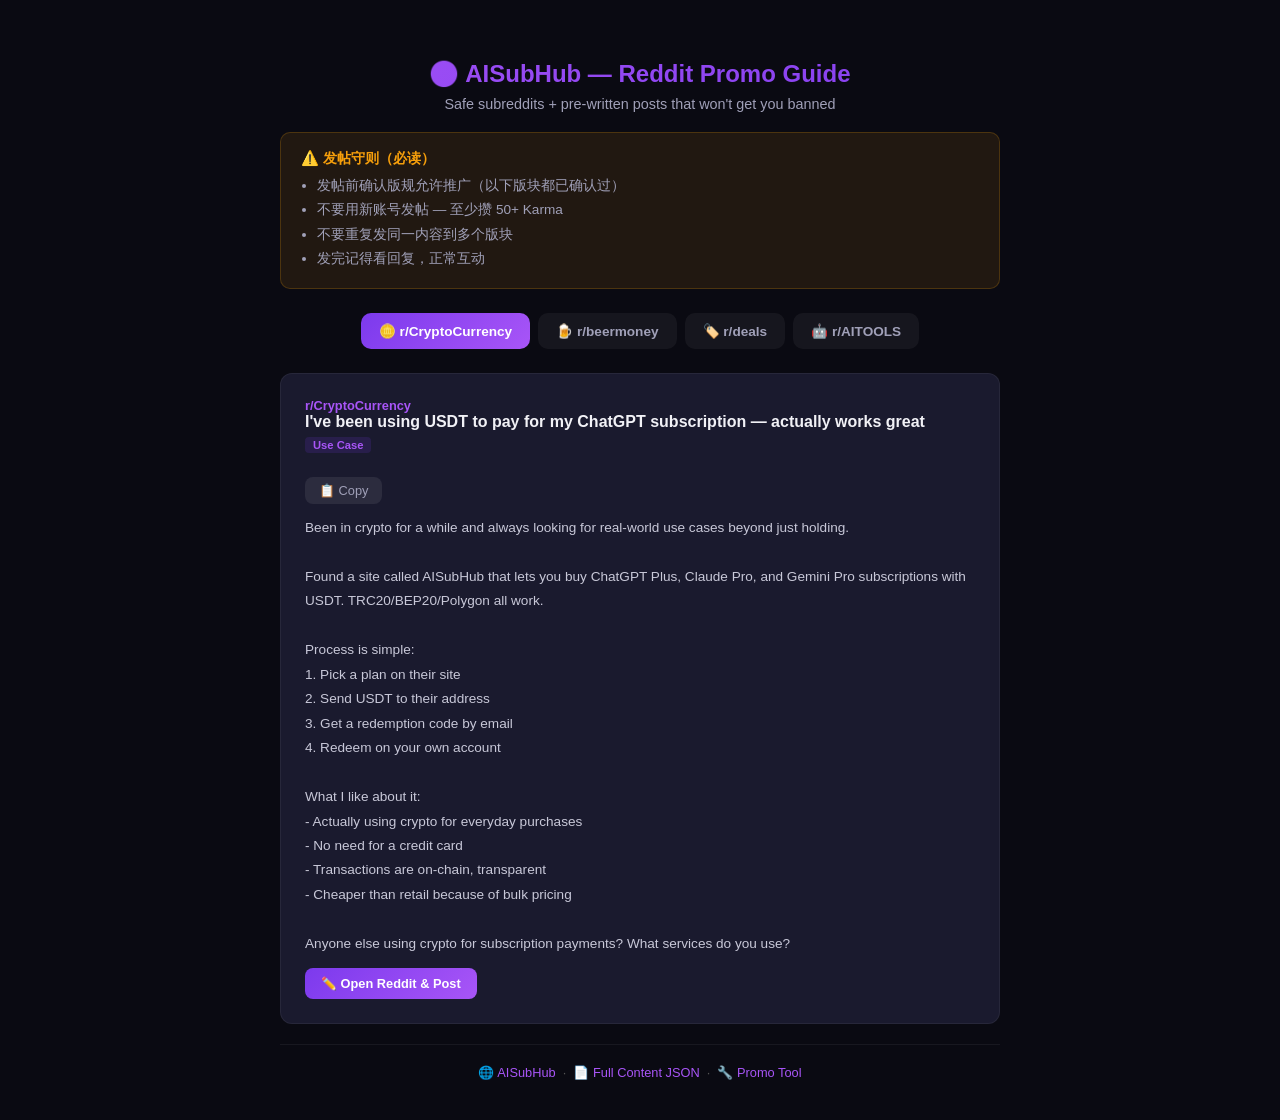
<file: promo-cn/reddit-guide.html>
<!DOCTYPE html>
<html lang="en">
<head>
  <meta charset="UTF-8">
  <meta name="viewport" content="width=device-width, initial-scale=1">
  <title>AISubHub — Reddit Promo Guide</title>
  <style>
    * { margin: 0; padding: 0; box-sizing: border-box; }
    body { font-family: -apple-system, 'Segoe UI', sans-serif; background: #0a0a12; color: #f1f1f6; padding: 20px; }
    .header { text-align: center; padding: 40px 0 20px; }
    .header h1 { font-size: 1.5rem; background: linear-gradient(135deg, #a855f7, #7c3aed); -webkit-background-clip: text; -webkit-text-fill-color: transparent; }
    .header p { color: #a0a0b8; margin-top: 8px; font-size: 0.9rem; }
    .warn { background: rgba(245,158,11,0.1); border: 1px solid rgba(245,158,11,0.2); border-radius: 10px; padding: 16px 20px; margin-bottom: 24px; max-width: 720px; margin-left: auto; margin-right: auto; }
    .warn h3 { color: #f59e0b; font-size: 0.9rem; margin-bottom: 6px; }
    .warn ul { color: #a0a0b8; font-size: 0.85rem; padding-left: 16px; line-height: 1.8; }
    .tabs { display: flex; gap: 8px; justify-content: center; margin: 24px 0; flex-wrap: wrap; }
    .tab { padding: 10px 18px; border-radius: 10px; border: none; cursor: pointer; font-weight: 600; font-size: 0.85rem; background: rgba(255,255,255,0.05); color: #a0a0b8; transition: all 0.2s; }
    .tab:hover { background: rgba(255,255,255,0.1); }
    .tab.active { background: linear-gradient(135deg, #7c3aed, #a855f7); color: white; }
    .content { max-width: 720px; margin: 0 auto; }
    .post { display: none; background: #1a1a2e; border-radius: 12px; padding: 24px; margin-bottom: 16px; border: 1px solid rgba(255,255,255,0.06); }
    .post.active { display: block; }
    .post-header { display: flex; justify-content: space-between; align-items: flex-start; margin-bottom: 12px; gap: 12px; flex-wrap: wrap; }
    .post-sub { color: #a855f7; font-size: 0.8rem; font-weight: 600; }
    .post-title { font-size: 1rem; font-weight: 600; margin-bottom: 4px; }
    .post-flair { display: inline-block; padding: 2px 8px; border-radius: 4px; font-size: 0.7rem; font-weight: 600; background: rgba(124,58,237,0.15); color: #a855f7; margin-bottom: 12px; }
    pre { white-space: pre-wrap; word-wrap: break-word; font-family: inherit; font-size: 0.85rem; line-height: 1.8; color: #c8c8d8; }
    .copy-btn { background: rgba(255,255,255,0.08); border: none; color: #a0a0b8; padding: 6px 14px; border-radius: 8px; font-size: 0.8rem; cursor: pointer; font-weight: 500; }
    .copy-btn:hover { background: rgba(255,255,255,0.15); color: white; }
    .copy-btn.copied { background: rgba(16,185,129,0.2); color: #10b981; }
    .post-link { display: inline-block; margin-top: 12px; padding: 8px 16px; background: linear-gradient(135deg, #7c3aed, #a855f7); color: white; border-radius: 8px; text-decoration: none; font-size: 0.8rem; font-weight: 600; }
    .post-link:hover { opacity: 0.9; }
    .note { max-width: 720px; margin: 20px auto; font-size: 0.8rem; color: #555; text-align: center; border-top: 1px solid rgba(255,255,255,0.06); padding-top: 20px; }
  </style>
</head>
<body>

<div class="header">
  <h1>🔴 AISubHub — Reddit Promo Guide</h1>
  <p>Safe subreddits + pre-written posts that won't get you banned</p>
</div>

<div class="warn">
  <h3>⚠️ 发帖守则（必读）</h3>
  <ul>
    <li>发帖前确认版规允许推广（以下版块都已确认过）</li>
    <li>不要用新账号发帖 — 至少攒 50+ Karma</li>
    <li>不要重复发同一内容到多个版块</li>
    <li>发完记得看回复，正常互动</li>
  </ul>
</div>

<div class="tabs">
  <button class="tab active" onclick="switchTab('crypto')">🪙 r/CryptoCurrency</button>
  <button class="tab" onclick="switchTab('beermoney')">🍺 r/beermoney</button>
  <button class="tab" onclick="switchTab('deals')">🏷️ r/deals</button>
  <button class="tab" onclick="switchTab('aitools')">🤖 r/AITOOLS</button>
</div>

<div class="content">

<!-- CryptoCurrency -->
<div id="crypto-post" class="post active">
  <div class="post-header">
    <div>
      <div class="post-sub">r/CryptoCurrency</div>
      <div class="post-title">I've been using USDT to pay for my ChatGPT subscription — actually works great</div>
      <span class="post-flair">Use Case</span>
    </div>
    <button class="copy-btn" onclick="copyPost(this, 'crypto-body')">📋 Copy</button>
  </div>
  <pre id="crypto-body">Been in crypto for a while and always looking for real-world use cases beyond just holding.

Found a site called AISubHub that lets you buy ChatGPT Plus, Claude Pro, and Gemini Pro subscriptions with USDT. TRC20/BEP20/Polygon all work.

Process is simple:
1. Pick a plan on their site
2. Send USDT to their address
3. Get a redemption code by email
4. Redeem on your own account

What I like about it:
- Actually using crypto for everyday purchases
- No need for a credit card
- Transactions are on-chain, transparent
- Cheaper than retail because of bulk pricing

Anyone else using crypto for subscription payments? What services do you use?</pre>
  <a class="post-link" href="https://www.reddit.com/r/CryptoCurrency/submit?title=I%27ve%20been%20using%20USDT%20to%20pay%20for%20my%20ChatGPT%20subscription%20%E2%80%94%20actually%20works%20great" target="_blank">✏️ Open Reddit & Post</a>
</div>

<!-- beermoney -->
<div id="beermoney-post" class="post">
  <div class="post-header">
    <div>
      <div class="post-sub">r/beermoney</div>
      <div class="post-title">Save 40% on ChatGPT Plus ($20 → $12/mo) by paying with USDT</div>
      <span class="post-flair">Saving Tips</span>
    </div>
    <button class="copy-btn" onclick="copyPost(this, 'beermoney-body')">📋 Copy</button>
  </div>
  <pre id="beermoney-body">I use ChatGPT a lot for work and was paying $20/mo for Plus. Found a way to get it cheaper and thought I'd share.

AISubHub sells AI subscriptions at wholesale prices:
- ChatGPT Plus: $12/mo (saves $96/year)
- ChatGPT Pro: $60-$120/mo
- Claude Pro / Gemini Pro also available

How: You pay with USDT (crypto), they send a redemption code to your email, you redeem on your own account.

No credentials needed, no shared accounts, full refund if it doesn't work.

Not my site, just a user sharing. Mods feel free to remove if not allowed.</pre>
  <a class="post-link" href="https://www.reddit.com/r/beermoney/submit?title=Save%2040%25%20on%20ChatGPT%20Plus%20(%2420%20%E2%86%92%20%2412%2Fmo)%20by%20paying%20with%20USDT" target="_blank">✏️ Open Reddit & Post</a>
</div>

<!-- deals -->
<div id="deals-post" class="post">
  <div class="post-header">
    <div>
      <div class="post-sub">r/deals</div>
      <div class="post-title">[DEAL] ChatGPT Plus $12/mo (reg. $20) — pay with USDT</div>
      <span class="post-flair">Online Deal</span>
    </div>
    <button class="copy-btn" onclick="copyPost(this, 'deals-body')">📋 Copy</button>
  </div>
  <pre id="deals-body">AISubHub is selling ChatGPT Plus subscriptions at $12/mo instead of $20.

Also available:
- ChatGPT Pro $60-$120 (reg. $200)
- Claude Pro $12/mo
- Gemini Pro $12/mo

Payment: USDT (TRC20/BEP20/Polygon)
Delivery: Redemption code by email within minutes
Credentials: Not needed — redeem on your own account

https://aisubhub.pages.dev</pre>
  <a class="post-link" href="https://www.reddit.com/r/deals/submit?title=%5BDEAL%5D%20ChatGPT%20Plus%20%2412%2Fmo%20(reg.%20%2420)%20%E2%80%94%20pay%20with%20USDT" target="_blank">✏️ Open Reddit & Post</a>
</div>

<!-- AITOOLS -->
<div id="aitools-post" class="post">
  <div class="post-header">
    <div>
      <div class="post-sub">r/AITOOLS</div>
      <div class="post-title">Where do you get your AI subscriptions? I've been using this wholesale site</div>
    </div>
    <button class="copy-btn" onclick="copyPost(this, 'aitools-body')">📋 Copy</button>
  </div>
  <pre id="aitools-body">Trying to keep track of all the AI tools I use... ChatGPT, Claude, Gemini. It adds up fast.

Found a site called AISubHub that bundles them at discounted rates:
- ChatGPT Plus $12/mo
- Claude Pro $12/mo
- Gemini Pro $12/mo

You pay with USDT, get a code by email, redeem on your own account. No shared logins.

Anyone else using this or similar services? What's your setup?</pre>
  <a class="post-link" href="https://www.reddit.com/r/AITOOLS/submit?title=Where%20do%20you%20get%20your%20AI%20subscriptions%3F%20I%27ve%20been%20using%20this%20wholesale%20site" target="_blank">✏️ Open Reddit & Post</a>
</div>

</div>

<div class="note">
  <a href="https://aisubhub.pages.dev" target="_blank" style="color:#a855f7;text-decoration:none">🌐 AISubHub</a>
  &nbsp;·&nbsp;
  <a href="../promo_content.json" target="_blank" style="color:#a855f7;text-decoration:none">📄 Full Content JSON</a>
  &nbsp;·&nbsp;
  <a href="../promo-tool/index.js --list" target="_blank" style="color:#a855f7;text-decoration:none">🔧 Promo Tool</a>
</div>

<script>
function switchTab(name) {
  document.querySelectorAll('.tab').forEach(t => t.classList.remove('active'));
  event.target.classList.add('active');
  document.querySelectorAll('.post').forEach(c => c.classList.remove('active'));
  document.getElementById(name + '-post').classList.add('active');
}

function copyPost(btn, id) {
  const text = document.getElementById(id).textContent;
  navigator.clipboard.writeText(text).then(() => {
    btn.textContent = '✅ Copied!';
    btn.classList.add('copied');
    setTimeout(() => { btn.textContent = '📋 Copy'; btn.classList.remove('copied'); }, 2000);
  }).catch(() => {
    const ta = document.createElement('textarea');
    ta.value = text;
    document.body.appendChild(ta);
    ta.select();
    document.execCommand('copy');
    document.body.removeChild(ta);
    btn.textContent = '✅ Copied!';
    btn.classList.add('copied');
    setTimeout(() => { btn.textContent = '📋 Copy'; btn.classList.remove('copied'); }, 2000);
  });
}
</script>

</body>
</html>
</file>
<file: css/style.css>
/* ========================================
   AISubHub - Main Stylesheet
   ======================================== */

:root {
  --bg-primary: #0a0a12;
  --bg-secondary: #12121e;
  --bg-card: #1a1a2e;
  --bg-card-hover: #22223a;
  --bg-elevated: #24243d;
  --text-primary: #f1f1f6;
  --text-secondary: #a0a0b8;
  --text-tertiary: #6b6b85;
  --accent: #7c3aed;
  --accent-light: #a855f7;
  --accent-dark: #5b21b6;
  --accent-glow: rgba(124, 58, 237, 0.3);
  --accent-gradient: linear-gradient(135deg, #7c3aed, #a855f7);
  --success: #10b981;
  --success-glow: rgba(16, 185, 129, 0.3);
  --warning: #f59e0b;
  --danger: #ef4444;
  --border: rgba(255, 255, 255, 0.06);
  --border-light: rgba(255, 255, 255, 0.1);
  --radius-sm: 8px;
  --radius-md: 14px;
  --radius-lg: 20px;
  --radius-xl: 28px;
  --shadow-card: 0 4px 24px rgba(0, 0, 0, 0.3);
  --shadow-modal: 0 20px 60px rgba(0, 0, 0, 0.5);
  --transition: cubic-bezier(0.4, 0, 0.2, 1);
}

* {
  margin: 0;
  padding: 0;
  box-sizing: border-box;
}

html {
  scroll-behavior: smooth;
}

body {
  font-family: -apple-system, BlinkMacSystemFont, 'Segoe UI', Roboto, 'Helvetica Neue', Arial, sans-serif;
  background: var(--bg-primary);
  color: var(--text-primary);
  line-height: 1.6;
  min-height: 100vh;
  -webkit-font-smoothing: antialiased;
}

/* Scrollbar */
::-webkit-scrollbar { width: 6px; }
::-webkit-scrollbar-track { background: var(--bg-primary); }
::-webkit-scrollbar-thumb { background: var(--bg-elevated); border-radius: 3px; }
::-webkit-scrollbar-thumb:hover { background: var(--text-tertiary); }

/* ========================================
   Header
   ======================================== */
.header {
  position: fixed;
  top: 0;
  left: 0;
  right: 0;
  z-index: 100;
  background: rgba(10, 10, 18, 0.85);
  backdrop-filter: blur(20px);
  -webkit-backdrop-filter: blur(20px);
  border-bottom: 1px solid var(--border);
  transition: transform 0.3s var(--transition);
}

.header-inner {
  max-width: 1200px;
  margin: 0 auto;
  padding: 0 20px;
  height: 64px;
  display: flex;
  align-items: center;
  justify-content: space-between;
}

.logo {
  display: flex;
  align-items: center;
  gap: 10px;
  text-decoration: none;
  font-weight: 700;
  font-size: 1.2rem;
  color: var(--text-primary);
}

.logo-icon {
  width: 32px;
  height: 32px;
  background: var(--accent-gradient);
  border-radius: 8px;
  display: flex;
  align-items: center;
  justify-content: center;
  font-size: 1rem;
  font-weight: 800;
  color: white;
}

.header-nav {
  display: flex;
  align-items: center;
  gap: 6px;
}

.header-nav a,
.header-nav button {
  text-decoration: none;
  color: var(--text-secondary);
  font-size: 0.875rem;
  font-weight: 500;
  padding: 6px 14px;
  border-radius: 8px;
  transition: all 0.2s var(--transition);
  background: none;
  border: none;
  cursor: pointer;
  font-family: inherit;
}

.header-nav a:hover,
.header-nav button:hover {
  color: var(--text-primary);
  background: rgba(255, 255, 255, 0.05);
}

.lang-btn {
  display: flex;
  align-items: center;
  gap: 6px;
}

.lang-btn .flag { font-size: 1.1rem; }

/* Mobile menu toggle */
.menu-toggle {
  display: none;
  background: none;
  border: none;
  color: var(--text-primary);
  cursor: pointer;
  padding: 8px;
}

.menu-toggle svg {
  width: 24px;
  height: 24px;
}

/* ========================================
   Main Content
   ======================================== */
main {
  padding-top: 64px;
}

/* ========================================
   Hero Section
   ======================================== */
.hero {
  position: relative;
  overflow: hidden;
  padding: 80px 20px 60px;
  text-align: center;
}

.hero-bg {
  position: absolute;
  inset: 0;
  overflow: hidden;
  pointer-events: none;
}

.hero-bg::before {
  content: '';
  position: absolute;
  top: -50%;
  left: 50%;
  transform: translateX(-50%);
  width: 800px;
  height: 800px;
  background: radial-gradient(circle, rgba(124, 58, 237, 0.12) 0%, transparent 70%);
  pointer-events: none;
}

.hero h1 {
  position: relative;
  font-size: clamp(2rem, 5vw, 3.2rem);
  font-weight: 800;
  line-height: 1.2;
  margin-bottom: 16px;
  background: linear-gradient(135deg, #f1f1f6 0%, #a855f7 100%);
  -webkit-background-clip: text;
  -webkit-text-fill-color: transparent;
  background-clip: text;
}

.hero p {
  position: relative;
  font-size: 1.1rem;
  color: var(--text-secondary);
  max-width: 560px;
  margin: 0 auto 32px;
  line-height: 1.7;
}

/* Stats */
.hero-stats {
  position: relative;
  display: flex;
  justify-content: center;
  gap: 40px;
  flex-wrap: wrap;
}

.stat-item {
  text-align: center;
}

.stat-number {
  font-size: 1.8rem;
  font-weight: 800;
  background: var(--accent-gradient);
  -webkit-background-clip: text;
  -webkit-text-fill-color: transparent;
  background-clip: text;
}

.stat-label {
  font-size: 0.8rem;
  color: var(--text-tertiary);
  margin-top: 2px;
}

/* ========================================
   Product Section
   ======================================== */
.products-section {
  max-width: 1200px;
  margin: 0 auto;
  padding: 0 20px 60px;
}

/* Product Tabs */
.product-tabs {
  display: flex;
  gap: 4px;
  background: var(--bg-secondary);
  border-radius: 12px;
  padding: 4px;
  margin-bottom: 40px;
  overflow-x: auto;
  -webkit-overflow-scrolling: touch;
}

.product-tab {
  flex: 1;
  min-width: 120px;
  padding: 12px 20px;
  border: none;
  background: transparent;
  color: var(--text-tertiary);
  font-size: 0.9rem;
  font-weight: 600;
  cursor: pointer;
  border-radius: 8px;
  transition: all 0.25s var(--transition);
  font-family: inherit;
  white-space: nowrap;
}

.product-tab:hover {
  color: var(--text-secondary);
}

.product-tab.active {
  background: var(--bg-card);
  color: var(--text-primary);
  box-shadow: 0 2px 8px rgba(0, 0, 0, 0.2);
}

.product-tab .tab-badge {
  display: inline-block;
  font-size: 0.65rem;
  font-weight: 700;
  padding: 1px 7px;
  border-radius: 20px;
  margin-left: 6px;
  vertical-align: middle;
}

.product-tab .tab-badge.hot {
  background: var(--accent);
  color: white;
}

.product-tab .tab-badge.new {
  background: var(--success);
  color: white;
}

/* Product Grid */
.product-grid {
  display: grid;
  grid-template-columns: repeat(auto-fit, minmax(280px, 1fr));
  gap: 20px;
  animation: fadeIn 0.4s var(--transition);
}

.product-card {
  background: var(--bg-card);
  border: 1px solid var(--border);
  border-radius: var(--radius-md);
  padding: 28px 24px;
  position: relative;
  transition: all 0.3s var(--transition);
  display: flex;
  flex-direction: column;
}

.product-card:hover {
  background: var(--bg-card-hover);
  border-color: var(--border-light);
  transform: translateY(-2px);
  box-shadow: var(--shadow-card);
}

.product-card.featured {
  border-color: rgba(124, 58, 237, 0.3);
  background: linear-gradient(180deg, rgba(124, 58, 237, 0.06) 0%, var(--bg-card) 100%);
}

.product-card.featured::before {
  content: 'Best Value';
  position: absolute;
  top: -1px;
  left: 50%;
  transform: translateX(-50%);
  background: var(--accent-gradient);
  color: white;
  font-size: 0.7rem;
  font-weight: 700;
  padding: 3px 16px;
  border-radius: 0 0 12px 12px;
  letter-spacing: 0.5px;
  text-transform: uppercase;
}

.product-card .badge-save {
  display: inline-block;
  background: rgba(16, 185, 129, 0.15);
  color: var(--success);
  font-size: 0.7rem;
  font-weight: 700;
  padding: 3px 10px;
  border-radius: 20px;
  margin-bottom: 12px;
  letter-spacing: 0.3px;
}

.product-card h3 {
  font-size: 1.15rem;
  font-weight: 700;
  margin-bottom: 8px;
  color: var(--text-primary);
}

.product-card .price {
  font-size: 2.4rem;
  font-weight: 800;
  color: var(--text-primary);
  line-height: 1;
  margin-bottom: 4px;
}

.product-card .price-period {
  font-size: 0.9rem;
  color: var(--text-tertiary);
  font-weight: 400;
}

.product-card .price-original {
  font-size: 0.85rem;
  color: var(--text-tertiary);
  text-decoration: line-through;
  margin-bottom: 16px;
}

.product-card .features {
  list-style: none;
  padding: 0;
  margin: 0 0 20px;
  flex: 1;
}

.product-card .features li {
  padding: 6px 0;
  font-size: 0.85rem;
  color: var(--text-secondary);
  display: flex;
  align-items: flex-start;
  gap: 8px;
}

.product-card .features li::before {
  content: '✓';
  color: var(--success);
  font-weight: 700;
  flex-shrink: 0;
}

.product-card .buy-btn {
  width: 100%;
  padding: 12px;
  border: none;
  border-radius: 10px;
  font-size: 0.95rem;
  font-weight: 600;
  cursor: pointer;
  transition: all 0.25s var(--transition);
  font-family: inherit;
  background: var(--accent-gradient);
  color: white;
  position: relative;
  overflow: hidden;
}

.product-card .buy-btn::before {
  content: '';
  position: absolute;
  inset: 0;
  background: linear-gradient(135deg, transparent 0%, rgba(255,255,255,0.1) 100%);
  opacity: 0;
  transition: opacity 0.3s;
}

.product-card .buy-btn:hover::before {
  opacity: 1;
}

.product-card .buy-btn:hover {
  transform: translateY(-1px);
  box-shadow: 0 8px 24px var(--accent-glow);
}

.product-card.featured .buy-btn {
  background: linear-gradient(135deg, #7c3aed, #9333ea);
}

/* ========================================
   Trust Section
   ======================================== */
.trust-section {
  max-width: 1200px;
  margin: 0 auto;
  padding: 60px 20px;
}

.trust-section h2 {
  text-align: center;
  font-size: 1.6rem;
  font-weight: 700;
  margin-bottom: 40px;
}

.trust-grid {
  display: grid;
  grid-template-columns: repeat(auto-fit, minmax(220px, 1fr));
  gap: 20px;
}

.trust-card {
  background: var(--bg-card);
  border: 1px solid var(--border);
  border-radius: var(--radius-md);
  padding: 24px;
  text-align: center;
  transition: all 0.3s var(--transition);
}

.trust-card:hover {
  border-color: var(--border-light);
  transform: translateY(-2px);
}

.trust-icon {
  width: 48px;
  height: 48px;
  margin: 0 auto 16px;
  background: rgba(124, 58, 237, 0.1);
  border-radius: 14px;
  display: flex;
  align-items: center;
  justify-content: center;
  font-size: 1.4rem;
}

.trust-card h3 {
  font-size: 1rem;
  font-weight: 600;
  margin-bottom: 8px;
}

.trust-card p {
  font-size: 0.85rem;
  color: var(--text-secondary);
  line-height: 1.6;
}

/* ========================================
   FAQ Section
   ======================================== */
.faq-section {
  max-width: 720px;
  margin: 0 auto;
  padding: 60px 20px 80px;
}

.faq-section h2 {
  text-align: center;
  font-size: 1.6rem;
  font-weight: 700;
  margin-bottom: 32px;
}

.faq-item {
  background: var(--bg-card);
  border: 1px solid var(--border);
  border-radius: var(--radius-sm);
  margin-bottom: 8px;
  overflow: hidden;
  transition: border-color 0.3s;
}

.faq-item:hover {
  border-color: var(--border-light);
}

.faq-question {
  width: 100%;
  padding: 16px 20px;
  background: none;
  border: none;
  color: var(--text-primary);
  font-size: 0.9rem;
  font-weight: 500;
  cursor: pointer;
  display: flex;
  justify-content: space-between;
  align-items: center;
  gap: 12px;
  text-align: left;
  font-family: inherit;
  line-height: 1.5;
}

.faq-question .faq-arrow {
  width: 20px;
  height: 20px;
  flex-shrink: 0;
  transition: transform 0.3s var(--transition);
  color: var(--text-tertiary);
}

.faq-item.open .faq-question .faq-arrow {
  transform: rotate(180deg);
}

.faq-answer {
  max-height: 0;
  overflow: hidden;
  transition: max-height 0.35s var(--transition), padding 0.35s var(--transition);
}

.faq-item.open .faq-answer {
  max-height: 400px;
}

.faq-answer-inner {
  padding: 0 20px 16px;
  font-size: 0.875rem;
  color: var(--text-secondary);
  line-height: 1.7;
}

/* ========================================
   Modal (Buy flow)
   ======================================== */
.modal-overlay {
  position: fixed;
  inset: 0;
  background: rgba(0, 0, 0, 0.7);
  backdrop-filter: blur(8px);
  -webkit-backdrop-filter: blur(8px);
  z-index: 200;
  display: flex;
  align-items: center;
  justify-content: center;
  padding: 20px;
  opacity: 0;
  visibility: hidden;
  transition: all 0.3s var(--transition);
}

.modal-overlay.open {
  opacity: 1;
  visibility: visible;
}

.modal {
  background: var(--bg-secondary);
  border: 1px solid var(--border-light);
  border-radius: var(--radius-lg);
  width: 100%;
  max-width: 480px;
  max-height: 90vh;
  overflow-y: auto;
  box-shadow: var(--shadow-modal);
  transform: translateY(20px) scale(0.97);
  transition: transform 0.35s var(--transition);
}

.modal-overlay.open .modal {
  transform: translateY(0) scale(1);
}

.modal-header {
  display: flex;
  justify-content: space-between;
  align-items: center;
  padding: 20px 24px 0;
}

.modal-header h2 {
  font-size: 1.2rem;
  font-weight: 700;
}

.modal-close {
  width: 32px;
  height: 32px;
  border: none;
  background: var(--bg-elevated);
  color: var(--text-secondary);
  border-radius: 8px;
  cursor: pointer;
  display: flex;
  align-items: center;
  justify-content: center;
  font-size: 1.1rem;
  transition: all 0.2s;
  font-family: inherit;
}

.modal-close:hover {
  background: var(--bg-card-hover);
  color: var(--text-primary);
}

.modal-body {
  padding: 20px 24px 24px;
}

/* Order Summary */
.order-summary {
  background: var(--bg-card);
  border-radius: var(--radius-sm);
  padding: 16px;
  margin-bottom: 20px;
}

.order-summary-row {
  display: flex;
  justify-content: space-between;
  align-items: center;
  padding: 6px 0;
  font-size: 0.875rem;
}

.order-summary-row .label {
  color: var(--text-secondary);
}

.order-summary-row .value {
  color: var(--text-primary);
  font-weight: 600;
}

.order-summary-row.total {
  border-top: 1px solid var(--border);
  margin-top: 6px;
  padding-top: 12px;
}

.order-summary-row.total .value {
  font-size: 1.3rem;
  font-weight: 800;
  color: var(--accent-light);
}

.service-fee-info {
  font-size: 0.75rem;
  color: var(--text-tertiary);
  display: flex;
  align-items: center;
  gap: 4px;
  margin-top: 2px;
}

/* Form */
.form-group {
  margin-bottom: 16px;
}

.form-group label {
  display: block;
  font-size: 0.85rem;
  font-weight: 600;
  color: var(--text-secondary);
  margin-bottom: 6px;
}

.form-group input,
.form-group select {
  width: 100%;
  padding: 10px 14px;
  background: var(--bg-card);
  border: 1px solid var(--border);
  border-radius: 8px;
  color: var(--text-primary);
  font-size: 0.9rem;
  font-family: inherit;
  transition: border-color 0.2s;
  outline: none;
}

.form-group input:focus,
.form-group select:focus {
  border-color: var(--accent);
  box-shadow: 0 0 0 3px var(--accent-glow);
}

.form-group input::placeholder {
  color: var(--text-tertiary);
}

.captcha-row {
  display: flex;
  gap: 10px;
  align-items: stretch;
}

.captcha-row input {
  flex: 1;
  font-family: 'Courier New', monospace;
  letter-spacing: 4px;
}

.captcha-img {
  width: 100px;
  height: 42px;
  background: var(--bg-elevated);
  border-radius: 8px;
  cursor: pointer;
  display: flex;
  align-items: center;
  justify-content: center;
  font-size: 1.2rem;
  font-weight: 800;
  letter-spacing: 4px;
  color: var(--text-tertiary);
  font-family: 'Courier New', monospace;
  border: 1px solid var(--border);
  user-select: none;
}

.captcha-hint {
  font-size: 0.75rem;
  color: var(--text-tertiary);
  margin-top: 4px;
}

/* Payment Methods */
.payment-methods {
  display: flex;
  flex-direction: column;
  gap: 8px;
  margin-bottom: 16px;
}

.payment-method {
  display: flex;
  align-items: center;
  gap: 12px;
  padding: 12px 14px;
  background: var(--bg-card);
  border: 1px solid var(--border);
  border-radius: 8px;
  cursor: pointer;
  transition: all 0.2s;
}

.payment-method:hover {
  border-color: var(--border-light);
}

.payment-method.selected {
  border-color: var(--accent);
  background: rgba(124, 58, 237, 0.06);
}

.payment-method .pm-icon {
  width: 36px;
  height: 36px;
  border-radius: 8px;
  display: flex;
  align-items: center;
  justify-content: center;
  font-size: 1.2rem;
  flex-shrink: 0;
}

.payment-method .pm-name {
  flex: 1;
  font-size: 0.85rem;
  font-weight: 600;
}

.payment-method .pm-check {
  width: 18px;
  height: 18px;
  border-radius: 50%;
  border: 2px solid var(--border-light);
  display: flex;
  align-items: center;
  justify-content: center;
  transition: all 0.2s;
}

.payment-method.selected .pm-check {
  border-color: var(--accent);
  background: var(--accent);
}

.payment-method.selected .pm-check::after {
  content: '✓';
  color: white;
  font-size: 0.65rem;
  font-weight: 700;
}

/* Submit Button */
.submit-btn {
  width: 100%;
  padding: 13px;
  border: none;
  border-radius: 10px;
  font-size: 0.95rem;
  font-weight: 600;
  cursor: pointer;
  transition: all 0.25s var(--transition);
  font-family: inherit;
  background: var(--accent-gradient);
  color: white;
}

.submit-btn:hover {
  box-shadow: 0 8px 24px var(--accent-glow);
  transform: translateY(-1px);
}

.submit-btn:disabled {
  opacity: 0.4;
  cursor: not-allowed;
  transform: none;
  box-shadow: none;
}

/* Payment Step */
.payment-step {
  display: none;
}

.payment-step.active {
  display: block;
  animation: fadeIn 0.3s var(--transition);
}

.payment-info {
  background: var(--bg-card);
  border-radius: var(--radius-sm);
  padding: 16px;
  margin-bottom: 16px;
}

.payment-info .pi-row {
  display: flex;
  justify-content: space-between;
  padding: 5px 0;
  font-size: 0.85rem;
}

.payment-info .pi-row .pi-label {
  color: var(--text-tertiary);
}

.payment-info .pi-row .pi-value {
  font-weight: 600;
}

.payment-address {
  display: flex;
  align-items: center;
  gap: 8px;
  background: var(--bg-card);
  border: 1px solid var(--border);
  border-radius: 8px;
  padding: 10px 14px;
  margin-bottom: 12px;
}

.payment-address input {
  flex: 1;
  background: none;
  border: none;
  color: var(--text-primary);
  font-family: 'Courier New', monospace;
  font-size: 0.75rem;
  outline: none;
}

.copy-btn {
  padding: 6px 12px;
  background: var(--bg-elevated);
  border: 1px solid var(--border);
  border-radius: 6px;
  color: var(--text-secondary);
  font-size: 0.75rem;
  cursor: pointer;
  transition: all 0.2s;
  font-family: inherit;
  font-weight: 500;
}

.copy-btn:hover {
  background: var(--accent);
  color: white;
  border-color: var(--accent);
}

.timer {
  text-align: center;
  font-size: 0.85rem;
  color: var(--text-tertiary);
  margin: 16px 0;
}

.timer strong {
  color: var(--warning);
  font-family: 'Courier New', monospace;
  font-size: 1.1rem;
}

/* Terms */
.terms-note {
  font-size: 0.75rem;
  color: var(--text-tertiary);
  text-align: center;
  margin-top: 12px;
}

.terms-note a {
  color: var(--accent-light);
  text-decoration: none;
}

.terms-note a:hover {
  text-decoration: underline;
}

/* Success State */
.success-state {
  text-align: center;
  padding: 30px 0;
}

.success-icon {
  width: 60px;
  height: 60px;
  margin: 0 auto 16px;
  background: rgba(16, 185, 129, 0.15);
  border-radius: 50%;
  display: flex;
  align-items: center;
  justify-content: center;
  font-size: 1.8rem;
}

.success-state h3 {
  font-size: 1.3rem;
  font-weight: 700;
  margin-bottom: 8px;
}

.success-state p {
  color: var(--text-secondary);
  font-size: 0.9rem;
}

/* ========================================
   Footer
   ======================================== */
.footer {
  border-top: 1px solid var(--border);
  background: var(--bg-secondary);
  padding: 40px 20px 24px;
}

.footer-inner {
  max-width: 1200px;
  margin: 0 auto;
  display: grid;
  grid-template-columns: 2fr 1fr 1fr 1fr;
  gap: 32px;
}

.footer-brand p {
  font-size: 0.85rem;
  color: var(--text-tertiary);
  margin-top: 8px;
  max-width: 280px;
  line-height: 1.7;
}

.footer-col h4 {
  font-size: 0.85rem;
  font-weight: 600;
  color: var(--text-primary);
  margin-bottom: 12px;
}

.footer-col a {
  display: block;
  font-size: 0.8rem;
  color: var(--text-tertiary);
  text-decoration: none;
  padding: 3px 0;
  transition: color 0.2s;
}

.footer-col a:hover {
  color: var(--accent-light);
}

.footer-lang {
  display: flex;
  flex-wrap: wrap;
  gap: 6px;
}

.footer-lang a {
  font-size: 0.75rem;
  padding: 4px 10px;
  background: var(--bg-card);
  border: 1px solid var(--border);
  border-radius: 6px;
}

.footer-bottom {
  max-width: 1200px;
  margin: 24px auto 0;
  padding-top: 16px;
  border-top: 1px solid var(--border);
  display: flex;
  justify-content: space-between;
  align-items: center;
  flex-wrap: wrap;
  gap: 12px;
  font-size: 0.8rem;
  color: var(--text-tertiary);
}

/* ========================================
   Support Widget
   ======================================== */
.support-widget {
  position: fixed;
  bottom: 24px;
  right: 24px;
  z-index: 150;
}

.support-btn {
  width: 56px;
  height: 56px;
  border-radius: 50%;
  border: none;
  background: var(--accent-gradient);
  color: white;
  font-size: 1.4rem;
  cursor: pointer;
  box-shadow: 0 4px 20px var(--accent-glow);
  transition: all 0.3s var(--transition);
  display: flex;
  align-items: center;
  justify-content: center;
}

.support-btn:hover {
  transform: scale(1.05);
  box-shadow: 0 8px 28px var(--accent-glow);
}

.support-panel {
  position: absolute;
  bottom: 68px;
  right: 0;
  width: 360px;
  max-width: calc(100vw - 40px);
  background: var(--bg-secondary);
  border: 1px solid var(--border-light);
  border-radius: var(--radius-md);
  box-shadow: var(--shadow-modal);
  overflow: hidden;
  display: none;
}

.support-panel.open {
  display: block;
  animation: slideUp 0.3s var(--transition);
}

.support-panel-header {
  display: flex;
  justify-content: space-between;
  align-items: center;
  padding: 16px 20px;
  border-bottom: 1px solid var(--border);
}

.support-panel-header h3 {
  font-size: 0.95rem;
  font-weight: 700;
}

.support-panel-close {
  background: none;
  border: none;
  color: var(--text-tertiary);
  cursor: pointer;
  font-size: 1.2rem;
  padding: 4px;
}

.support-tabs {
  display: flex;
  border-bottom: 1px solid var(--border);
}

.support-tab {
  flex: 1;
  padding: 10px;
  border: none;
  background: none;
  color: var(--text-tertiary);
  font-size: 0.8rem;
  font-weight: 600;
  cursor: pointer;
  border-bottom: 2px solid transparent;
  transition: all 0.2s;
  font-family: inherit;
}

.support-tab.active {
  color: var(--accent-light);
  border-bottom-color: var(--accent);
}

.support-pane {
  display: none;
  padding: 16px 20px;
}

.support-pane.active {
  display: block;
}

.support-form input,
.support-form textarea {
  width: 100%;
  padding: 10px 12px;
  background: var(--bg-card);
  border: 1px solid var(--border);
  border-radius: 8px;
  color: var(--text-primary);
  font-size: 0.85rem;
  margin-bottom: 8px;
  font-family: inherit;
  outline: none;
  transition: border-color 0.2s;
}

.support-form input:focus,
.support-form textarea:focus {
  border-color: var(--accent);
}

.support-form textarea {
  resize: vertical;
  min-height: 80px;
}

.support-send-btn {
  width: 100%;
  padding: 10px;
  border: none;
  border-radius: 8px;
  background: var(--accent-gradient);
  color: white;
  font-size: 0.85rem;
  font-weight: 600;
  cursor: pointer;
  transition: opacity 0.2s;
  font-family: inherit;
}

.support-send-btn:hover {
  opacity: 0.9;
}

.support-faq-item {
  padding: 12px 0;
  border-bottom: 1px solid var(--border);
}

.support-faq-item:last-child {
  border-bottom: none;
}

.support-faq-q {
  font-size: 0.85rem;
  font-weight: 500;
  cursor: pointer;
  display: flex;
  justify-content: space-between;
  align-items: center;
  gap: 8px;
}

.support-faq-a {
  font-size: 0.8rem;
  color: var(--text-tertiary);
  margin-top: 8px;
  display: none;
  line-height: 1.6;
}

.support-faq-item.open .support-faq-a {
  display: block;
}

.support-faq-toggle {
  color: var(--text-tertiary);
  flex-shrink: 0;
  font-size: 1.1rem;
}

/* ========================================
   Toast
   ======================================== */
.toast {
  position: fixed;
  bottom: 90px;
  left: 50%;
  transform: translateX(-50%) translateY(20px);
  background: var(--bg-elevated);
  border: 1px solid var(--border-light);
  color: var(--text-primary);
  padding: 12px 20px;
  border-radius: 10px;
  font-size: 0.85rem;
  z-index: 300;
  opacity: 0;
  visibility: hidden;
  transition: all 0.3s var(--transition);
  white-space: nowrap;
  max-width: 90vw;
  overflow: hidden;
  text-overflow: ellipsis;
}

.toast.show {
  opacity: 1;
  visibility: visible;
  transform: translateX(-50%) translateY(0);
}

/* Utility */
.hidden { display: none !important; }

/* ========================================
   Animations
   ======================================== */
@keyframes fadeIn {
  from { opacity: 0; transform: translateY(8px); }
  to { opacity: 1; transform: translateY(0); }
}

@keyframes slideUp {
  from { opacity: 0; transform: translateY(12px); }
  to { opacity: 1; transform: translateY(0); }
}

/* Tab content animation */
.tab-pane {
  display: none;
}

.tab-pane.active {
  display: block;
  animation: fadeIn 0.35s var(--transition);
}

/* ========================================
   Responsive
   ======================================== */
@media (max-width: 768px) {
  .header-nav .nav-link {
    display: none;
  }

  .menu-toggle {
    display: block;
  }

  .header-nav.open .nav-link {
    display: block;
    position: absolute;
    top: 64px;
    left: 0;
    right: 0;
    background: var(--bg-secondary);
    border-bottom: 1px solid var(--border);
    padding: 8px 20px;
    flex-direction: column;
  }

  .hero {
    padding: 60px 20px 40px;
  }

  .hero h1 {
    font-size: 1.7rem;
  }

  .hero-stats {
    gap: 24px;
  }

  .stat-number {
    font-size: 1.4rem;
  }

  .footer-inner {
    grid-template-columns: 1fr 1fr;
  }

  .support-panel {
    width: calc(100vw - 40px);
    right: -10px;
  }

  .product-grid {
    grid-template-columns: 1fr;
  }
}

@media (max-width: 480px) {
  .footer-inner {
    grid-template-columns: 1fr;
  }

  .modal {
    border-radius: var(--radius-md);
  }

  .modal-body {
    padding: 16px 18px;
  }

  .payment-method {
    padding: 10px 12px;
  }
}
</file>
